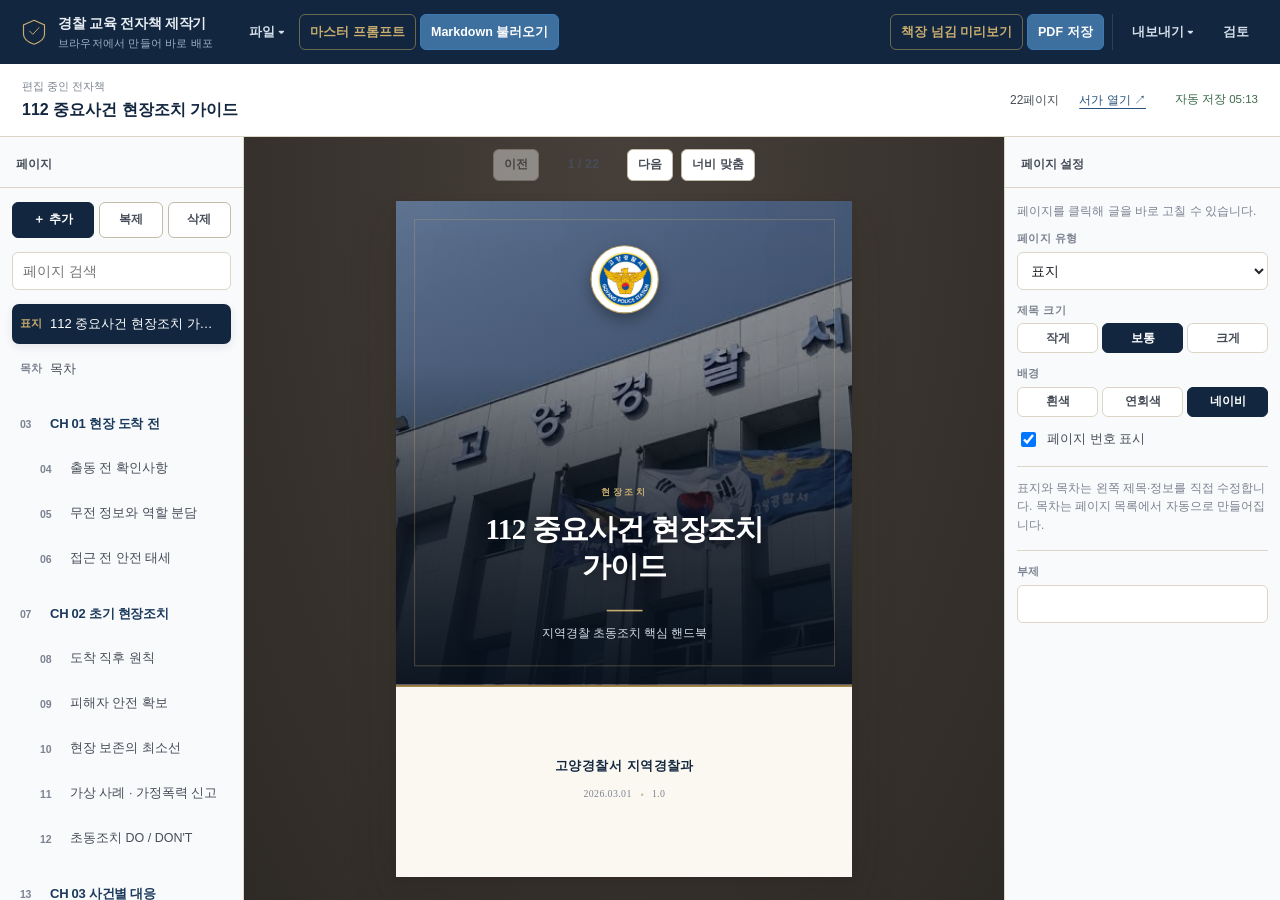
<file: index.html>
<!DOCTYPE html>
<html lang="ko">
<head>
  <meta charset="UTF-8">
  <meta name="viewport" content="width=device-width, initial-scale=1.0">
  <meta name="color-scheme" content="light">
  <title>경찰 교육 전자책 제작기</title>
  <link rel="stylesheet" href="css/tokens.css">
  <link rel="stylesheet" href="css/layout.css">
  <link rel="stylesheet" href="css/pages.css">
  <link rel="stylesheet" href="css/print.css">
</head>
<body>
  <div id="app">
    <header class="toolbar">
      <div class="brand">
        <svg class="brand-mark" viewBox="0 0 48 48" aria-hidden="true">
          <path fill="none" stroke="currentColor" stroke-width="2"
            d="M24 4 L42 12 V28 C42 36 33 42 24 45 C15 42 6 36 6 28 V12 Z"/>
          <path fill="none" stroke="currentColor" stroke-width="1.6"
            d="M16 22 L22 28 L33 16"/>
        </svg>
        <div class="brand-text">
          <strong>경찰 교육 전자책 제작기</strong>
          <span>브라우저에서 만들어 바로 배포</span>
        </div>
      </div>

      <div class="toolbar-group hide-in-preview">
        <div class="dd" id="dd-project">
          <button type="button" class="btn btn-ghost" data-dd="dd-project">파일 ▾</button>
          <div class="dd-menu">
            <button type="button" id="btn-new">새 전자책</button>
            <button type="button" id="btn-json-in">JSON 불러오기</button>
            <button type="button" id="btn-sample">샘플 전자책</button>
            <div class="sep"></div>
            <button type="button" class="btn-danger" id="btn-reset">초기화</button>
          </div>
        </div>
        <button type="button" class="btn btn-gold" id="btn-prompt">마스터 프롬프트</button>
        <button type="button" class="btn btn-primary" id="btn-md">Markdown 불러오기</button>
      </div>

      <div class="toolbar-spacer"></div>

      <div class="toolbar-group">
        <button type="button" class="btn btn-gold hide-in-preview" id="btn-preview">책장 넘김 미리보기</button>
        <button type="button" class="btn btn-gold preview-exit" id="btn-preview-exit">편집으로 돌아가기</button>
        <button type="button" class="btn btn-primary hide-in-preview" id="btn-pdf">PDF 저장</button>
      </div>

      <div class="toolbar-group hide-in-preview">
        <div class="dd" id="dd-export">
          <button type="button" class="btn btn-ghost" data-dd="dd-export">내보내기 ▾</button>
          <div class="dd-menu">
            <button type="button" id="btn-html">HTML 저장</button>
            <button type="button" id="btn-md-out">Markdown 내보내기</button>
            <div class="sep"></div>
            <button type="button" id="btn-json-out">JSON 백업</button>
          </div>
        </div>
      </div>

      <button type="button" class="btn btn-ghost hide-in-preview" id="btn-review">
        검토 <span class="count-badge" id="review-badge" hidden>0</span>
      </button>
    </header>

    <div class="document-bar hide-in-preview">
      <div class="document-info"><span class="document-label">편집 중인 전자책</span><strong id="document-title">전자책</strong></div>
      <span class="document-count" id="document-count"></span>
      <a href="books/" target="_blank" rel="noopener" class="sample-link">서가 열기 ↗</a>
      <span class="save-status" id="save-status" role="status">저장 대기</span>
    </div>
    <nav class="mobile-panels hide-in-preview" aria-label="편집 화면 선택">
      <button type="button" data-panel="nav" aria-controls="nav-pane" aria-pressed="false">페이지 목록</button>
      <button type="button" data-panel="preview" aria-controls="preview-pane" aria-pressed="true">본문 편집</button>
      <button type="button" data-panel="inspector" aria-controls="inspector-pane" aria-pressed="false">페이지 설정</button>
    </nav>
    <div class="workspace">
      <aside class="nav-pane pane hide-in-preview" id="nav-pane" aria-label="페이지 목록">
        <div class="pane-head">
          <h2>페이지</h2>
        </div>
        <div class="pane-body">
          <div class="page-actions">
            <button type="button" id="btn-add-page">＋ 추가</button>
            <button type="button" id="btn-dup-page">복제</button>
            <button type="button" id="btn-del-page">삭제</button>
          </div>
          <input type="search" class="nav-search" id="nav-search" aria-label="페이지 검색" placeholder="페이지 검색" autocomplete="off">
          <div class="nav-tree" id="nav-tree"></div>
          <p class="nav-hint">주황·빨간 점은 글이 길거나 빠진 칸이 있는 페이지입니다. 마스터 프롬프트로 만든 Markdown을 불러오면 전자책 양식에 맞춰 변환됩니다.</p>
        </div>
      </aside>

      <main class="preview-pane" id="preview-pane">
        <div class="preview-bar">
          <button type="button" id="btn-prev">이전</button>
          <span class="pg" id="page-indicator" aria-live="polite">1 / 1</span>
          <button type="button" id="btn-next">다음</button>
          <button type="button" id="btn-fit" aria-pressed="false">너비 맞춤</button>
        </div>
        <button type="button" class="issue-bar" id="issue-bar" hidden></button>
        <div class="page-stage" id="page-stage">
          <div class="page-scale-wrap" id="page-scale-wrap">
            <div id="page-mount"></div>
          </div>
        </div>
        <div class="reader-preview" id="reader-preview" hidden>
          <iframe id="reader-frame" title="모바일 전자책 미리보기" sandbox="allow-scripts"></iframe>
        </div>
        <div class="drop-overlay">Markdown 파일을 놓으면 전자책으로 변환합니다</div>
      </main>

      <aside class="inspector-pane pane hide-in-preview" id="inspector-pane" aria-label="페이지 설정">
        <div class="pane-head">
          <h2>페이지 설정</h2>
        </div>
        <div class="pane-body" id="inspector"></div>
      </aside>
    </div>
  </div>

  <div id="print-root" aria-hidden="true"></div>
  <div id="toast" role="status"></div>
  <div id="modal-root"></div>

  <input type="file" id="file-md" class="hidden-file" accept=".md,.markdown,.txt,text/markdown,text/plain">
  <input type="file" id="file-json" class="hidden-file" accept=".json,application/json">
  <input type="file" id="file-img" class="hidden-file" accept="image/*">

  <script src="js/util.js"></script>
  <script src="js/cover-emblem.js"></script>
  <script src="js/model.js"></script>
  <script src="js/markdown.js"></script>
  <script src="js/lint.js"></script>
  <script src="js/master-prompt.js"></script>
  <script src="js/sample.js"></script>
  <script src="js/store.js"></script>
  <script src="js/render.js"></script>
  <script src="js/ebook-css.js"></script>
  <script src="js/export.js"></script>
  <script src="js/editor.js"></script>
  <script src="js/app.js"></script>
</body>
</html>
</file>
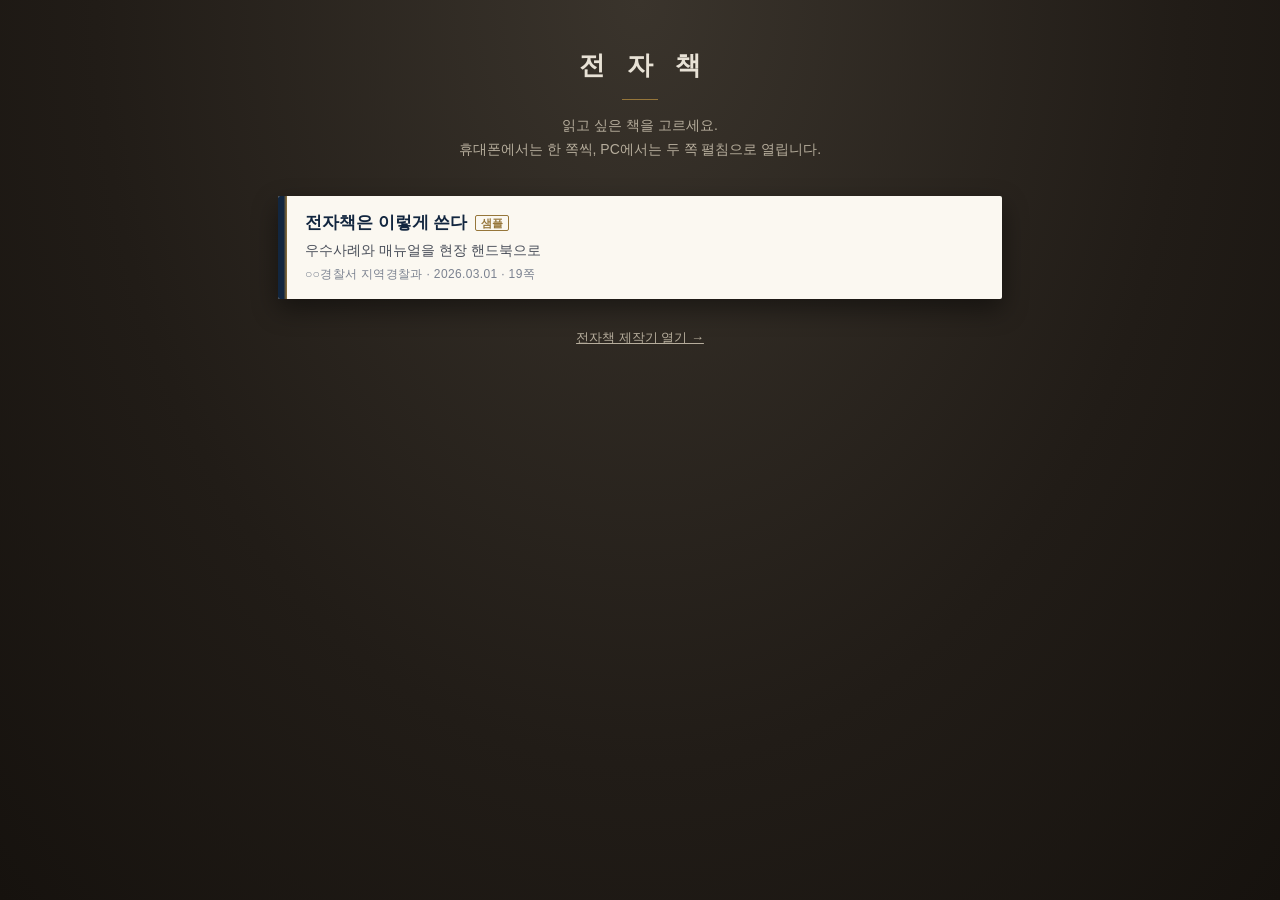
<file: books/index.html>
<!DOCTYPE html>
<html lang="ko"><head><meta charset="UTF-8"><meta name="viewport" content="width=device-width, initial-scale=1, viewport-fit=cover"><meta name="theme-color" content="#17130f"><title>전자책 서가</title><style>:root{--paper:#fbf8f1;--ink:#23252b;--muted:#7b8290;--gold:#96763a;--navy:#12263f;}*{box-sizing:border-box}body{margin:0;color:#e8e2d6;font-family:'Pretendard','Malgun Gothic','Apple SD Gothic Neo',sans-serif;background:#16120e radial-gradient(ellipse at 50% 0%,#3a342c 0%,#211c17 60%,#16120e 100%);min-height:100vh;}.wrap{max-width:760px;margin:0 auto;padding:48px 18px 64px;}h1{font-family:'Nanum Myeongjo','Batang',serif;font-size:26px;letter-spacing:.3em;text-indent:.3em;text-align:center;margin:0;font-weight:600;}h1::after{content:'';display:block;width:36px;height:1px;background:var(--gold);margin:16px auto 0;}.lead{text-align:center;color:#b6ad9c;font-size:14px;margin:14px 0 34px;line-height:1.7;}.card{display:flex;margin:0 0 12px;background:var(--paper);color:var(--ink);text-decoration:none;border-radius:2px;overflow:hidden;box-shadow:0 10px 26px rgba(0,0,0,.45);transition:transform .15s;}.card:hover{transform:translateY(-2px);}.spine{width:9px;flex:0 0 9px;background:linear-gradient(90deg,var(--navy) 62%,var(--gold));}.body{padding:16px 18px;display:flex;flex-direction:column;gap:5px;min-width:0;}.t{font-size:17px;font-weight:700;color:var(--navy);line-height:1.35;}.tag{margin-left:8px;font-size:11px;font-weight:700;color:var(--gold);border:1px solid var(--gold);border-radius:2px;padding:1px 5px;vertical-align:middle;}.s{font-size:14px;color:#4a4f5a;line-height:1.5;}.m{font-size:12px;color:var(--muted);letter-spacing:.03em;}.empty{background:rgba(255,255,255,.06);border:1px dashed rgba(255,255,255,.2);padding:22px;border-radius:4px;line-height:1.8;font-size:14px;}.empty code{background:rgba(0,0,0,.3);padding:2px 6px;border-radius:3px;}.back{display:block;text-align:center;margin-top:30px;color:#b6ad9c;font-size:13px;}</style></head><body><div class="wrap"><h1>전 자 책</h1><p class="lead">읽고 싶은 책을 고르세요.<br>휴대폰에서는 한 쪽씩, PC에서는 두 쪽 펼침으로 열립니다.</p><a class="card" href="../book.html"><span class="spine" aria-hidden="true"></span><span class="body"><strong class="t">전자책은 이렇게 쓴다<span class="tag">샘플</span></strong><span class="s">우수사례와 매뉴얼을 현장 핸드북으로</span><span class="m">○○경찰서 지역경찰과 · 2026.03.01 · 19쪽</span></span></a><a class="back" href="../">전자책 제작기 열기 →</a></div></body></html>
</file>
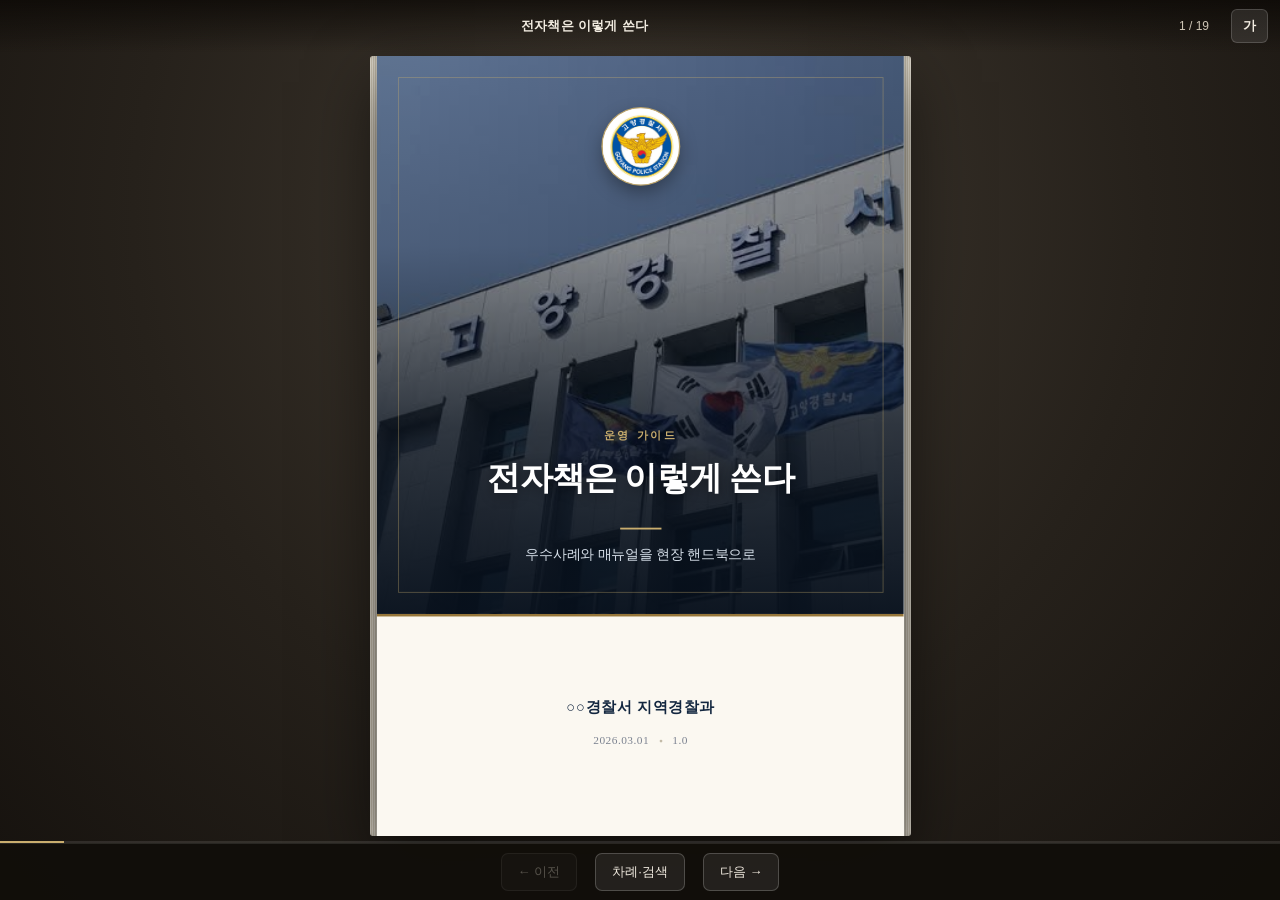
<file: book.html>
<!DOCTYPE html>
<html lang="ko"><head><meta charset="UTF-8"><meta name="viewport" content="width=device-width, initial-scale=1, viewport-fit=cover"><meta name="theme-color" content="#17130f"><meta name="apple-mobile-web-app-capable" content="yes"><title>전자책은 이렇게 쓴다</title><style>/* 경찰 교육 전자책 — 디자인 토큰
   외부 폰트/CDN 없이 시스템 한글 폰트 fallback
   본문은 명조(바탕) 계열, 제목·라벨은 고딕 계열이다. */
:root {
  /* 잉크 — 순검정 대신 따뜻한 먹색 */
  --ink: #23252b;
  --ink-2: #474d58;
  --muted: #7b8290;
  --line: #ddd6c7;
  --line-soft: #e9e3d6;
  --line-strong: #c3bba8;

  /* 종이 — 미색 */
  --paper: #fbf8f1;
  --paper-2: #f5f1e6;
  --paper-edge: #efe9db;

  /* 표제 색 */
  --navy-950: #071221;
  --navy-900: #12263f;
  --navy-800: #1b3a5c;
  --navy-700: #27537f;
  --navy-600: #34689a;
  --blue-500: #3d6f9f;
  --blue-400: #5e8cb6;
  --blue-100: #e6eef5;
  --gold: #96763a;
  --gold-soft: #c9ad6e;

  /* 편집기 크롬 */
  --canvas: #2e2a26;
  --sidebar: #f5f3ee;
  --chrome: #12263f;

  /* 본문 장치 — 종이 위에 얹은 느낌으로 채도를 낮춘다 */
  --point-bg: #eef1ea;
  --point-fg: #12263f;
  --tip-bg: #eef3ec;
  --tip-fg: #3c6a4a;
  --tip-line: #7fa389;
  --warn-bg: #f8efe6;
  --warn-fg: #9a5a22;
  --warn-line: #c99a68;
  --law-bg: #f4efe2;
  --law-fg: #6b5526;
  --law-line: #b8a06a;
  --example-bg: #f1eef3;
  --example-fg: #5c4a76;
  --do-bg: #eef3ec;
  --do-fg: #3c6a4a;
  --dont-bg: #f7ecea;
  --dont-fg: #93443a;
  --summary-bg: #12263f;

  --danger: #a4382c;
  --ok: #3c6a4a;

  --font: "Pretendard", "Pretendard Variable", "Noto Sans KR",
    "Malgun Gothic", "Apple SD Gothic Neo", "Segoe UI", sans-serif;
  --font-serif: "Noto Serif KR", "Nanum Myeongjo", "나눔명조", "함초롬바탕",
    "Batang", "바탕", "AppleMyungjo", "Times New Roman", serif;
  --font-mono: "Cascadia Code", "D2Coding", "Consolas", monospace;

  /* 독자가 조절하는 배율 — 리더에서 --fs-scale 만 바꾸면 책 전체가 따라 커진다 */
  --fs-scale: 1;
  --fs-body: calc(15.5px * var(--fs-scale));

  --lh-tight: 1.25;
  --lh-body: 1.78;
  --radius: 2px;
  --shadow-page: 0 16px 42px rgba(35, 30, 22, 0.22), 0 2px 6px rgba(35, 30, 22, 0.1);

  /* 신국판 152 × 225mm */
  --page-w: 152mm;
  --page-h: 225mm;
  --page-pad-x: 15mm;
  --page-pad-y: 13mm;
  --page-pad-bottom: 8mm;

  --toolbar-h: 56px;
  --nav-w: 268px;
  --ins-w: 292px;
}


/* 전자책 페이지 템플릿 — 화면·인쇄 공통
   판형은 신국판(152×225mm). 글자 크기는 .ebook-page 의 font-size 를 기준으로
   모두 em 으로 잡아, --fs-scale 하나만 바꾸면 책 전체가 같은 비율로 커진다. */

.ebook-page {
  width: var(--page-w);
  height: var(--page-h);
  background: var(--paper);
  color: var(--ink);
  box-shadow: var(--shadow-page);
  position: relative;
  overflow: hidden;
  display: flex;
  flex-direction: column;
  font-family: var(--font-serif);
  font-size: var(--fs-body);
  line-height: var(--lh-body);
  word-break: keep-all;
  overflow-wrap: break-word;
}

.page-inner {
  flex: 1 1 0;
  padding: var(--page-pad-y) var(--page-pad-x) 4mm;
  display: flex;
  flex-direction: column;
  min-height: 0;
  overflow: hidden;
}

/* ——— 페이지 머리: 장 제목(러닝헤드) + 제목 ——— */
.page-head {
  flex: 0 0 auto;
  padding-bottom: 3.5mm;
  margin-bottom: 6mm;
  border-bottom: 1px solid var(--line);
}

.page-head .point-bar {
  margin: 5mm 0 0;
}

.page-body {
  flex: 1 1 auto;
  display: flex;
  flex-direction: column;
  gap: 4.5mm;
  min-height: min-content;
  justify-content: flex-start;
}

.page-body:has(.flow),
.page-body:has(.dodont),
.page-body:has(.law-card),
.page-body:has(.check-group) {
  justify-content: stretch;
  gap: 3.5mm;
}

.page-body .blk:has(.flow),
.page-body .blk:has(.dodont),
.page-body .blk:has(.law-card),
.page-body .blk:has(.check-group) {
  flex: 1 0 auto;
  display: flex;
  flex-direction: column;
  min-height: min-content;
}

.page-end {
  flex: 0 0 auto;
  margin-top: 5mm;
  position: relative;
  z-index: 2;
}

/* ——— 쪽번호(folio) ——— */
.page-footer {
  display: flex;
  align-items: center;
  justify-content: center;
  padding: 0 var(--page-pad-x) var(--page-pad-bottom);
  flex: 0 0 auto;
}

.page-footer .folio {
  font-family: var(--font-serif);
  font-size: 0.78em;
  letter-spacing: 0.18em;
  color: var(--muted);
  font-variant-numeric: tabular-nums;
}

.page-footer .folio::before,
.page-footer .folio::after {
  content: "·";
  color: var(--line-strong);
  margin: 0 0.7em;
}

.ebook-page.is-navy {
  background: var(--navy-900);
  color: #edf1f6;
}

.ebook-page.is-navy .page-footer .folio {
  color: rgba(201, 173, 110, 0.75);
}

.ebook-page.is-navy .page-footer .folio::before,
.ebook-page.is-navy .page-footer .folio::after {
  color: rgba(201, 173, 110, 0.4);
}

.ebook-page.is-mist {
  background: var(--paper-2);
}

.ebook-page.is-cover {
  background: var(--paper);
}

/* ——— 공통 타이포 ——— */
.kicker {
  font-family: var(--font);
  font-size: 0.72em;
  font-weight: 700;
  letter-spacing: 0.14em;
  color: var(--gold);
  margin-bottom: 0.6em;
}

.pg-title {
  margin: 0;
  font-family: var(--font);
  font-size: 1.72em;
  font-weight: 700;
  letter-spacing: -0.02em;
  line-height: var(--lh-tight);
  color: var(--navy-900);
}

.pg-title.size-sm { font-size: 1.45em; }
.pg-title.size-lg { font-size: 2.05em; }

.pg-sub {
  margin: 0.5em 0 0;
  font-size: 0.95em;
  color: var(--ink-2);
  line-height: 1.6;
}

.blk + .blk {
  margin-top: 0;
}

.blk.learn-box {
  margin-top: auto;
}

.h-block {
  margin: 0;
  font-family: var(--font);
  font-size: 1.14em;
  font-weight: 700;
  letter-spacing: -0.01em;
  color: var(--navy-800);
  line-height: 1.45;
}

.h-block::after {
  content: "";
  display: block;
  width: 2.2em;
  height: 2px;
  background: var(--gold);
  margin-top: 0.45em;
  opacity: 0.65;
}

.h-block.lv3 {
  font-size: 1em;
  font-weight: 600;
  color: var(--ink-2);
}

.h-block.lv3::after {
  display: none;
}

.p-block {
  margin: 0;
  font-size: 1em;
  line-height: var(--lh-body);
  color: var(--ink);
  text-align: justify;
  text-justify: inter-character;
}

.bullets {
  margin: 0;
  padding-left: 1.1em;
  list-style: none;
}

.bullets li {
  font-size: 1em;
  line-height: 1.72;
  margin: 0.45em 0;
  position: relative;
}

.bullets li::before {
  content: "";
  position: absolute;
  left: -0.95em;
  top: 0.78em;
  width: 4px;
  height: 4px;
  border-radius: 50%;
  background: var(--gold);
}

/* ——— 표지 ——— */
.cover-top {
  background: var(--navy-900);
  color: #fff;
  padding: 13mm 15mm 14mm;
  position: relative;
  overflow: hidden;
  flex: 1.6 1 0;
  min-height: 0;
  display: flex;
  flex-direction: column;
}

.cover-photo {
  position: absolute;
  inset: 0;
  width: 100%;
  height: 100%;
  object-fit: cover;
  object-position: center 38%;
  z-index: 0;
  filter: saturate(0.72) contrast(1.02);
}

.cover-top::before {
  content: "";
  position: absolute;
  inset: 0;
  z-index: 1;
  background:
    linear-gradient(
      to top,
      rgba(7, 16, 28, 0.96) 0%,
      rgba(7, 16, 28, 0.78) 34%,
      rgba(7, 16, 28, 0.42) 66%,
      rgba(7, 16, 28, 0.3) 100%
    );
  pointer-events: none;
}

/* 표지 안쪽 금박 테두리 */
.cover-top::after {
  content: "";
  position: absolute;
  inset: 6mm;
  z-index: 1;
  border: 1px solid rgba(201, 173, 110, 0.38);
  pointer-events: none;
}

.cover-emblem {
  width: 22mm;
  height: 22mm;
  object-fit: contain;
  border-radius: 50%;
  background: #fff;
  margin: 2mm auto 0;
  z-index: 2;
  box-shadow:
    0 0 0 1.5px rgba(201, 173, 110, 0.9),
    0 8px 20px rgba(0, 0, 0, 0.35);
}

.cover-mark {
  width: 20mm;
  height: 20mm;
  color: var(--gold-soft);
  margin: 2mm auto 0;
  z-index: 2;
}

.cover-kicker {
  z-index: 2;
  margin: auto auto 1.1em;
  font-family: var(--font);
  font-size: 0.76em;
  letter-spacing: 0.24em;
  color: var(--gold-soft);
  font-weight: 600;
  text-align: center;
}

.cover-kicker:empty {
  display: none;
}

/* 편집기에서는 비어 있어도 눌러서 쓸 수 있게 남긴다 */
.cover-kicker[contenteditable]:empty {
  display: block;
}

.cover-kicker[contenteditable]:empty::before {
  content: "분류 (선택)";
  color: rgba(201, 173, 110, 0.5);
}

.cover-kicker:not(:has(+ .cover-title)) {
  margin-bottom: 0;
}

.cover-title {
  z-index: 2;
  margin: 0;
  font-family: var(--font-serif);
  font-size: 2.35em;
  font-weight: 700;
  letter-spacing: -0.02em;
  line-height: 1.3;
  text-align: center;
  text-shadow: 0 2px 14px rgba(0, 0, 0, 0.45);
}

.cover-title::after {
  content: "";
  display: block;
  width: 12mm;
  height: 2px;
  background: var(--gold-soft);
  margin: 0.8em auto 0;
}

.cover-sub {
  z-index: 2;
  margin: 1em auto 0;
  font-size: 0.97em;
  color: #d6dfe9;
  text-align: center;
  line-height: 1.6;
  max-width: 90%;
}

.cover-rule {
  height: 3px;
  background: var(--gold);
  border: 0;
  margin: 0;
}

.cover-bottom {
  flex: 0.52 1 0;
  padding: 9mm 15mm 11mm;
  display: flex;
  flex-direction: column;
  align-items: center;
  justify-content: center;
  gap: 0.7em;
  background: var(--paper);
  color: var(--ink);
  text-align: center;
}

.cover-org {
  font-family: var(--font);
  font-size: 1.02em;
  font-weight: 700;
  letter-spacing: 0.06em;
  color: var(--navy-900);
}

.cover-org[contenteditable]:empty::before {
  content: "발행 부서";
  color: var(--line-strong);
}

.cover-imprint {
  display: flex;
  align-items: center;
  gap: 0.9em;
  font-size: 0.8em;
  color: var(--muted);
  letter-spacing: 0.04em;
}

.cover-imprint .dot {
  width: 3px;
  height: 3px;
  border-radius: 50%;
  background: var(--line-strong);
}

.cover-imprint .v[contenteditable]:empty::before {
  content: "—";
  color: var(--line-strong);
}

/* ——— 차례 ——— */
.toc-head {
  text-align: center;
  margin-bottom: 8mm;
  padding-bottom: 5mm;
  border-bottom: 1px solid var(--line);
}

.toc-head .pg-title {
  font-family: var(--font-serif);
  font-size: 1.85em;
  letter-spacing: 0.5em;
  text-indent: 0.5em;
  font-weight: 600;
}

.toc-head .kicker {
  margin: 0.7em 0 0;
  color: var(--muted);
  letter-spacing: 0.3em;
  font-size: 0.66em;
}

.toc-list {
  display: flex;
  flex-direction: column;
  gap: 0;
  flex: 1;
  justify-content: flex-start;
}

.toc-ch {
  display: flex;
  align-items: baseline;
  gap: 0.7em;
  margin-top: 1.1em;
  padding-bottom: 0.35em;
  font-family: var(--font);
  font-weight: 700;
  color: var(--navy-900);
  font-size: 1.02em;
}

.toc-ch:first-child {
  margin-top: 0;
}

.toc-ch .no {
  color: var(--gold);
  font-size: 0.76em;
  letter-spacing: 0.1em;
  white-space: nowrap;
}

.toc-row {
  display: flex;
  align-items: baseline;
  gap: 0.3em;
  padding: 0.42em 0 0.42em 1.2em;
  font-size: 0.94em;
  color: var(--ink-2);
}

.toc-row .dots {
  flex: 1;
  border-bottom: 1px dotted var(--line-strong);
  height: 0.62em;
  margin: 0 0.4em;
}

.toc-row .num {
  font-variant-numeric: tabular-nums;
  font-size: 0.88em;
  color: var(--muted);
  min-width: 1.6em;
  text-align: right;
}

/* ——— 장 표지 ——— */
.chapter-page .page-inner {
  padding-top: 30mm;
  align-items: center;
  text-align: center;
}

.ch-mark {
  display: flex;
  align-items: baseline;
  justify-content: center;
  gap: 0.45em;
  font-family: var(--font-serif);
  color: var(--gold-soft);
  margin-bottom: 7mm;
}

.ch-mark .k {
  font-size: 1.05em;
  letter-spacing: 0.1em;
}

.ch-no {
  font-size: 2.4em;
  font-weight: 600;
  line-height: 1;
  font-variant-numeric: tabular-nums;
  letter-spacing: 0.02em;
}

.ch-rule {
  width: 16mm;
  height: 1px;
  background: rgba(201, 173, 110, 0.55);
  margin: 0 0 7mm;
}

.ch-title {
  margin: 0;
  font-family: var(--font-serif);
  font-size: 2.05em;
  font-weight: 700;
  letter-spacing: -0.01em;
  line-height: 1.35;
  max-width: 95%;
}

.ch-sub {
  margin: 1em 0 0;
  color: #b9c7d6;
  font-size: 0.95em;
  line-height: 1.65;
  max-width: 85%;
}

.learn-box {
  margin-top: auto;
  padding-top: 8mm;
  width: 100%;
  text-align: left;
}

.learn-label {
  font-family: var(--font);
  font-size: 0.72em;
  font-weight: 700;
  letter-spacing: 0.14em;
  color: var(--gold-soft);
  margin-bottom: 0.9em;
  text-align: center;
}

.learn-items {
  display: flex;
  flex-direction: column;
  gap: 0.5em;
}

.learn-item {
  display: flex;
  gap: 0.8em;
  align-items: flex-start;
  border-top: 1px solid rgba(255, 255, 255, 0.14);
  padding: 0.6em 0.2em;
}

.learn-item:last-child {
  border-bottom: 1px solid rgba(255, 255, 255, 0.14);
}

.learn-item .n {
  font-family: var(--font);
  font-weight: 700;
  color: var(--gold-soft);
  font-variant-numeric: tabular-nums;
  min-width: 1.6em;
  font-size: 0.82em;
  padding-top: 0.18em;
}

.learn-item .t {
  font-size: 0.95em;
  line-height: 1.55;
}

/* ——— POINT — 본문 위의 인용 띠 ——— */
.point-bar {
  display: block;
  background: transparent;
  border: 0;
  border-left: 3px solid var(--gold);
  padding-left: 1em;
}

.point-bar .tag {
  font-family: var(--font);
  font-size: 0.66em;
  font-weight: 700;
  letter-spacing: 0.2em;
  color: var(--gold);
  margin-bottom: 0.4em;
}

.point-bar .txt {
  font-size: 1.12em;
  font-weight: 600;
  line-height: 1.6;
  color: var(--navy-900);
  letter-spacing: -0.01em;
}

.is-navy .point-bar .txt {
  color: #eef3f8;
}

/* ——— 상자(TIP·주의·사례) — 종이에 얹은 옅은 면 ——— */
.callout {
  display: block;
  border: 1px solid var(--line);
  border-left: 3px solid var(--line-strong);
  background: #fff;
  padding: 0.85em 1.05em;
}

.callout .side {
  font-family: var(--font);
  font-size: 0.68em;
  font-weight: 700;
  letter-spacing: 0.16em;
  margin-bottom: 0.5em;
  color: var(--ink-2);
}

.callout .body {
  font-size: 0.95em;
  line-height: 1.68;
  color: var(--ink);
}

.callout.is-tip { background: var(--tip-bg); border-color: #dde7dd; border-left-color: var(--tip-fg); }
.callout.is-tip .side { color: var(--tip-fg); }

.callout.is-warning { background: var(--warn-bg); border-color: #ecdcc8; border-left-color: var(--warn-fg); }
.callout.is-warning .side { color: var(--warn-fg); }

.callout.is-law { background: var(--law-bg); border-color: #e4d9bf; border-left-color: var(--law-fg); }
.callout.is-law .side { color: var(--law-fg); }

.callout.is-example { background: var(--example-bg); border-color: #ddd5e4; border-left-color: var(--example-fg); }
.callout.is-example .side { color: var(--example-fg); }

.callout.is-summary { background: var(--paper-2); border-color: var(--line); border-left-color: var(--navy-900); }
.callout.is-summary .side { color: var(--navy-900); }

/* ——— 한줄 요약 ——— */
.summary-ribbon {
  display: block;
  background: var(--paper-2);
  border-top: 2px solid var(--navy-900);
  border-bottom: 1px solid var(--line);
  color: var(--ink);
  padding: 0.8em 0 0.9em;
  text-align: center;
}

.summary-ribbon .tag {
  font-family: var(--font);
  font-size: 0.66em;
  font-weight: 700;
  letter-spacing: 0.2em;
  color: var(--gold);
  margin-bottom: 0.45em;
}

.summary-ribbon .txt {
  font-size: 1.02em;
  font-weight: 600;
  line-height: 1.6;
  color: var(--navy-900);
}

/* ——— 순서(흐름) ——— */
.flow {
  display: flex;
  flex-direction: column;
  gap: 0;
  flex: 1 0 auto;
  justify-content: flex-start;
  min-height: min-content;
}

.flow-step {
  display: grid;
  grid-template-columns: 1.9em 1fr;
  gap: 0.9em;
  position: relative;
  flex: 1 0 auto;
  min-height: min-content;
  align-items: start;
}

.flow-rail {
  position: relative;
  display: flex;
  flex-direction: column;
  align-items: center;
}

.flow-dot {
  width: 1.75em;
  height: 1.75em;
  border-radius: 50%;
  border: 1px solid var(--navy-800);
  background: var(--paper);
  color: var(--navy-800);
  font-family: var(--font);
  font-size: 0.72em;
  font-weight: 700;
  display: flex;
  align-items: center;
  justify-content: center;
  z-index: 1;
  flex-shrink: 0;
  margin-top: 0.25em;
}

.flow-step:last-child .flow-dot {
  background: var(--navy-900);
  border-color: var(--navy-900);
  color: var(--gold-soft);
}

.flow-rail::after {
  content: "";
  position: absolute;
  top: 1.6em;
  bottom: 0;
  width: 1px;
  background: var(--line-strong);
}

.flow-step:last-child .flow-rail::after {
  display: none;
}

.flow-card {
  padding: 0 0 0.9em;
  margin-bottom: 0;
  flex: 0 0 auto;
  display: flex;
  flex-direction: column;
  justify-content: flex-start;
  min-height: min-content;
  overflow: hidden;
}

.flow-card .lab {
  font-family: var(--font);
  font-size: 0.8em;
  font-weight: 700;
  color: var(--navy-800);
  margin-bottom: 0.25em;
}

.flow-step:last-child .flow-card .lab {
  color: var(--gold);
}

.flow-card .txt {
  font-size: 0.93em;
  line-height: 1.62;
  color: var(--ink-2);
  overflow-wrap: anywhere;
}

/* ——— 해야 할 것 / 하면 안 되는 것 ——— */
.dodont {
  display: grid;
  grid-template-columns: 1fr 1fr;
  gap: 0.8em;
  flex: 1 0 auto;
  min-height: min-content;
}

.col-do,
.col-dont {
  border: 1px solid var(--line);
  display: flex;
  flex-direction: column;
  min-height: min-content;
}

.col-do { background: var(--do-bg); }
.col-dont { background: var(--dont-bg); }

.col-head {
  padding: 0.55em 0.8em;
  font-family: var(--font);
  font-size: 0.78em;
  font-weight: 700;
  letter-spacing: 0.06em;
  color: #fff;
}

.col-do .col-head { background: var(--do-fg); }
.col-dont .col-head { background: var(--dont-fg); }

.col-body {
  padding: 0.7em 0.85em 0.9em;
  flex: 1;
}

.col-body li {
  font-size: 0.92em;
  line-height: 1.6;
  margin: 0.45em 0;
}

.col-body ul {
  margin: 0;
  padding-left: 1.05em;
}

/* ——— 점검표 ——— */
.check-group {
  margin-bottom: 0;
  border: 1px solid var(--line);
  flex: 1 0 auto;
  display: flex;
  flex-direction: column;
  min-height: min-content;
  background: #fff;
}

.page-body .blk {
  display: flex;
  flex-direction: column;
  min-height: min-content;
}

.check-group h3 {
  margin: 0;
  padding: 0.5em 0.85em;
  background: var(--navy-900);
  color: #fff;
  font-family: var(--font);
  font-size: 0.8em;
  font-weight: 600;
  letter-spacing: 0.04em;
}

.check-group ul {
  list-style: none;
  margin: 0;
  padding: 0.3em 0.8em 0.6em;
  flex: 1;
  display: flex;
  flex-direction: column;
  justify-content: space-evenly;
}

.check-group li {
  display: flex;
  gap: 0.6em;
  align-items: flex-start;
  padding: 0.42em 0.2em;
  border-bottom: 1px solid var(--line-soft);
  font-size: 0.93em;
  line-height: 1.5;
}

.check-group li:last-child {
  border-bottom: 0;
}

.box {
  width: 0.9em;
  height: 0.9em;
  border: 1px solid var(--navy-700);
  border-radius: 1px;
  flex-shrink: 0;
  margin-top: 0.35em;
  background: #fff;
}

.check-group li.is-checked .box {
  background: var(--navy-900);
  box-shadow: inset 0 0 0 2px #fff;
}

/* ——— 법령 ——— */
.law-card {
  border: 1px solid var(--law-line);
  border-width: 2px 0 1px;
  background: transparent;
  padding: 0.8em 0 0.9em;
  flex: 1 0 auto;
  display: flex;
  flex-direction: column;
  min-height: min-content;
}

.law-name {
  font-family: var(--font);
  font-size: 0.95em;
  font-weight: 700;
  color: var(--law-fg);
  margin-bottom: 0.7em;
}

.law-grid {
  display: grid;
  gap: 0.55em;
  flex: 1;
}

.law-cell {
  background: var(--law-bg);
  border: 0;
  border-left: 2px solid rgba(184, 160, 106, 0.6);
  padding: 0.5em 0.75em;
}

.law-cell .lab {
  font-family: var(--font);
  font-size: 0.72em;
  font-weight: 700;
  letter-spacing: 0.06em;
  color: var(--law-fg);
  margin-bottom: 0.25em;
}

.law-cell .txt {
  font-size: 0.92em;
  line-height: 1.6;
}

.law-original {
  margin-top: 0.6em;
  border: 1px dashed var(--line-strong);
  background: #fff;
}

.law-original summary {
  cursor: pointer;
  padding: 0.5em 0.7em;
  font-family: var(--font);
  font-size: 0.78em;
  font-weight: 600;
  color: var(--law-fg);
  list-style: none;
}

.law-original summary::-webkit-details-marker {
  display: none;
}

.law-original .orig {
  padding: 0 0.7em 0.7em;
  font-size: 0.84em;
  line-height: 1.7;
  color: var(--ink-2);
  white-space: pre-wrap;
}

/* ——— 기억할 것 ——— */
.remember-head {
  text-align: center;
  padding-bottom: 4mm;
  margin-bottom: 6mm;
  border-bottom: 1px solid var(--line);
}

.remember-head .kicker {
  color: var(--gold);
  letter-spacing: 0.28em;
}

.remember-head .pg-title {
  font-family: var(--font-serif);
}

.remember-list {
  display: flex;
  flex-direction: column;
  gap: 0;
  flex: 1;
  justify-content: flex-start;
}

.remember-item {
  display: grid;
  grid-template-columns: 2.4em 1fr;
  gap: 0.4em;
  align-items: start;
  border-bottom: 1px solid var(--line-soft);
  padding: 0.75em 0;
}

.remember-item:first-child {
  border-top: 1px solid var(--line-soft);
}

.remember-item .n {
  font-family: var(--font-serif);
  color: var(--gold);
  font-size: 1.05em;
  font-variant-numeric: tabular-nums;
  padding-top: 0.05em;
}

.remember-item .t {
  font-size: 1em;
  line-height: 1.65;
  color: var(--ink);
}

/* ——— 그림 ——— */
.img-block {
  display: flex;
  flex-direction: column;
  gap: 0.5em;
  flex: 1;
}

.img-block img {
  max-width: 100%;
  max-height: 100%;
  object-fit: contain;
  background: var(--paper-2);
  border: 1px solid var(--line);
}

.img-block .cap {
  font-size: 0.8em;
  color: var(--muted);
  text-align: center;
}

.img-ph {
  height: 40mm;
  border: 1px dashed var(--line-strong);
  display: flex;
  align-items: center;
  justify-content: center;
  color: var(--muted);
  font-size: 0.85em;
  background: var(--paper-2);
}

/* ——— 인용 ——— */
.quote-block {
  margin: 0;
  padding: 0.3em 1.4em;
  border: 0;
  background: transparent;
  font-size: 1.02em;
  line-height: 1.7;
  color: var(--navy-800);
  font-style: italic;
  text-align: center;
  position: relative;
}

.quote-block::before {
  content: "“";
  display: block;
  font-size: 1.8em;
  line-height: 0.6;
  color: var(--gold-soft);
  margin-bottom: 0.18em;
}

.content-stack {
  display: flex;
  flex-direction: column;
  flex: 1;
  min-height: 0;
}

.edit-list {
  margin: 0;
  padding-left: 1.1em;
}

.col-body .edit-list {
  list-style: disc;
}

.edit-list > li {
  position: relative;
}

.page-type-chip {
  position: absolute;
  top: 6px;
  right: 10px;
  font-family: var(--font);
  font-size: 10px;
  font-weight: 700;
  letter-spacing: 0.08em;
  color: var(--line-strong);
  pointer-events: none;
}

body.is-preview .page-type-chip,
body.is-preview .blk-tools {
  display: none !important;
}

.p-block,
.point-bar .txt,
.callout .body,
.summary-ribbon .txt,
.h-block,
.flow-card .txt {
  white-space: pre-wrap;
}


/* PDF / 인쇄: 크롬 숨기고 책 판형(신국판) 한 쪽씩 분리 */

@page {
  size: 152mm 225mm;
  margin: 0;
}

@media print {
  html,
  body {
    background: #fff !important;
    height: auto !important;
    overflow: visible !important;
    margin: 0 !important;
    padding: 0 !important;
  }

  #app {
    display: none !important;
  }

  #print-root {
    display: block !important;
    position: static !important;
    width: auto !important;
    height: auto !important;
  }

  #print-root .ebook-page {
    width: var(--page-w);
    height: var(--page-h);
    max-height: var(--page-h);
    box-shadow: none !important;
    margin: 0;
    page-break-after: always;
    break-after: page;
    page-break-inside: avoid;
    break-inside: avoid;
    overflow: hidden;
    -webkit-print-color-adjust: exact;
    print-color-adjust: exact;
  }

  #print-root .ebook-page:last-child {
    page-break-after: auto;
    break-after: auto;
  }

  .blk-tools,
  .page-type-chip,
  .toolbar,
  .nav-pane,
  .inspector-pane,
  .modal-backdrop,
  #toast,
  .drop-overlay {
    display: none !important;
  }

  [contenteditable="true"],
  [contenteditable="plaintext-only"] {
    box-shadow: none !important;
    background: transparent !important;
  }

  a {
    color: inherit;
    text-decoration: none;
  }
}

#print-root {
  display: none;
}
html,body.ebook{margin:0;height:100%;background:#17130f;color:#e8e2d6;font-family:var(--font);overflow:hidden;-webkit-text-size-adjust:100%;text-size-adjust:100%;touch-action:manipulation;}.desk{height:100dvh;display:flex;padding:52px 24px 60px;box-sizing:border-box;background:radial-gradient(ellipse at 50% 24%,#413a31 0%,#26211b 56%,#16120e 100%);}.stage{flex:1 1 auto;min-width:0;min-height:0;display:flex;align-items:center;justify-content:center;}.book{display:flex;align-items:stretch;max-width:100%;max-height:100%;}.book::before,.book::after{content:'';width:7px;flex:0 0 7px;align-self:stretch;background:repeating-linear-gradient(90deg,#efe9db 0 1px,#d8cfbc 1px 2px);}.book::before{border-radius:3px 0 0 3px;box-shadow:inset -3px 0 6px rgba(0,0,0,.22);}.book::after{border-radius:0 3px 3px 0;box-shadow:inset 3px 0 6px rgba(0,0,0,.22);}.leaf{background:var(--paper);position:relative;overflow:hidden;box-shadow:0 26px 64px rgba(0,0,0,.6);}.leaf-fit{overflow:hidden;transform-origin:top left;}.leaf-pages{position:relative;display:flex;align-items:stretch;width:max-content;transform-origin:top left;}.leaf-pages>.ebook-page{flex:0 0 auto;}.ebook-page{display:none;box-shadow:none;}.ebook-page.is-open{display:flex;overflow:auto;-webkit-overflow-scrolling:touch;}.ebook-page.is-open{scrollbar-width:thin;scrollbar-color:rgba(150,118,58,.45) transparent;}.ebook-page.is-open::-webkit-scrollbar{width:6px;}.ebook-page.is-open::-webkit-scrollbar-thumb{background:rgba(150,118,58,.4);border-radius:3px;}.desk{touch-action:pan-y pinch-zoom;}@media (hover:hover) and (pointer:fine){.desk{cursor:grab;}.desk.is-dragging{cursor:grabbing;}.desk :is(a,button,input,textarea,select,details){cursor:auto;}}.turn-layer{position:absolute;inset:0;z-index:10;perspective:1500px;perspective-origin:left center;pointer-events:none;user-select:none;-webkit-user-select:none;}.turn-base,.turn-sheet{position:absolute;inset:0;overflow:hidden;background:var(--paper);}.turn-base{z-index:0;}.turn-sheet{z-index:1;transform-origin:left center;backface-visibility:hidden;-webkit-backface-visibility:hidden;will-change:transform;box-shadow:12px 0 28px rgba(18,14,10,.24);}.turn-sheet::after{content:'';position:absolute;inset:0;pointer-events:none;background:linear-gradient(90deg,rgba(18,14,10,.3),transparent 18%,rgba(255,255,255,.2) 80%,rgba(18,14,10,.12));opacity:var(--turn-shade,0);}.turn-shadow{position:absolute;inset:0;background:linear-gradient(90deg,rgba(18,14,10,.6),rgba(18,14,10,.12));opacity:0;}.turn-layer .ebook-page{width:100%;height:100%;max-height:100%;margin:0;animation:none!important;scrollbar-width:none;}.turn-layer .ebook-page::-webkit-scrollbar{display:none;}@media (prefers-reduced-motion:reduce){body:not(.motion-enabled) .turn-layer{display:none;}.progress i{transition:none;}}body.is-spread .ebook-page.is-left{box-shadow:inset -16px 0 26px -16px rgba(58,44,22,.5);}body.is-spread .ebook-page.is-right{box-shadow:inset 16px 0 26px -16px rgba(58,44,22,.5);}body.ebook .page-inner{overflow:visible;flex:1 0 auto;min-height:min-content;height:auto;}body.ebook .page-body,body.ebook .page-body .blk,body.ebook .flow,body.ebook .flow-step,body.ebook .flow-card,body.ebook .dodont,body.ebook .law-card,body.ebook .check-group{flex:0 0 auto;min-height:min-content;height:auto;overflow:visible;}body.ebook .flow{gap:0;justify-content:flex-start;}body.ebook .flow-card{overflow:hidden;}body.ebook .page-end{margin-top:12px;}.hud{position:fixed;left:0;right:0;top:0;z-index:20;display:flex;align-items:center;gap:6px;padding:9px 12px;padding-top:max(9px,env(safe-area-inset-top));background:linear-gradient(to bottom,rgba(10,7,4,.72),rgba(10,7,4,0));transition:opacity .25s;}.hud button{height:34px;min-width:34px;padding:0 11px;border:1px solid rgba(255,255,255,.16);border-radius:6px;background:rgba(255,255,255,.1);color:#f2ece1;font-family:var(--font);font-weight:600;font-size:13px;cursor:pointer;}.hud button:hover{background:rgba(255,255,255,.18);}.hud-title{flex:1;min-width:0;font-size:13px;font-weight:600;letter-spacing:.02em;white-space:nowrap;overflow:hidden;text-overflow:ellipsis;color:#f2ece1;text-align:center;padding:0 4px;}body.hud-off .hud{background:transparent;}body.hud-off .hud-title{opacity:0;}.toc{display:none;position:fixed;inset:0;z-index:30;background:rgba(12,9,6,.6);}body.toc-open .toc{display:block;}.toc nav{box-sizing:border-box;position:absolute;left:0;top:0;bottom:0;width:min(88vw,360px);background:var(--paper);color:var(--ink);overflow:auto;overscroll-behavior:contain;padding:16px 16px 32px;padding-top:max(16px,env(safe-area-inset-top));box-shadow:12px 0 40px rgba(0,0,0,.35);}.toc-tools{position:sticky;top:0;z-index:1;display:flex;gap:8px;padding:8px 0;background:var(--paper);}.toc-tools button{min-height:44px;flex:1;margin:0;border:1px solid var(--line);border-radius:7px;font:inherit;font-size:14px;cursor:pointer;}.toc h2{margin:14px 0 10px;font-family:var(--font-serif);font-size:15px;letter-spacing:.5em;text-indent:.5em;color:var(--navy-900);text-align:center;}.toc h2::after{content:'';display:block;width:28px;height:1px;background:var(--gold);margin:10px auto 0;}.toc a{display:block;padding:11px 6px;border-bottom:1px solid var(--line-soft);color:var(--ink-2);text-decoration:none;font-size:14.5px;line-height:1.45;}.toc a.ch{font-family:var(--font);font-weight:700;color:var(--navy-900);margin-top:10px;border-bottom:1px solid var(--line);}.toc a.is-on{color:var(--gold);font-weight:700;}.toc a.is-on::before{content:'▸ ';}.toc a[hidden]{display:none;}.toc-search-label{display:block;margin:18px 0 6px;font-size:13px;font-weight:700;}.toc input{box-sizing:border-box;width:100%;min-height:44px;padding:10px 12px;border:1px solid var(--line);border-radius:7px;background:#fff;color:var(--ink);font:inherit;font-size:16px;}.toc-status,.toc-excerpt{font-size:12px;line-height:1.6;color:var(--ink-2);letter-spacing:0;}.toc-status{margin:8px 0 12px;}.toc-excerpt{display:block;margin-top:5px;font-weight:400;overflow-wrap:anywhere;}.toc-excerpt:empty{display:none;}.blk-tools{display:none!important;}.reader-controls{position:fixed;bottom:0;left:0;right:0;z-index:20;display:flex;align-items:center;justify-content:center;gap:18px;padding:9px 16px max(9px,env(safe-area-inset-bottom));background:rgba(18,14,10,.94);border-top:1px solid rgba(255,255,255,.1);}.reader-controls button,.toc-close{min-height:38px;padding:0 16px;border:1px solid rgba(255,255,255,.2);border-radius:7px;background:rgba(255,255,255,.08);color:#f2ece1;font:inherit;font-family:var(--font);font-size:13px;cursor:pointer;}.reader-controls button:disabled{opacity:.3;cursor:default;}#pg{flex:none;min-width:62px;text-align:center;font-size:12px;font-variant-numeric:tabular-nums;color:#cfc6b6;}.progress{position:fixed;left:0;right:0;bottom:calc(57px + env(safe-area-inset-bottom));height:2px;background:rgba(255,255,255,.1);z-index:21;}.progress i{display:block;height:100%;background:var(--gold-soft);transition:width .25s ease;}.toc-close{background:var(--navy-900);color:#fff;border-color:transparent;margin-bottom:8px;width:100%;}.fs-note{position:fixed;left:50%;top:50%;transform:translate(-50%,-50%);z-index:40;padding:12px 20px;border-radius:8px;background:rgba(18,14,10,.92);color:#f2ece1;font-size:14px;opacity:0;pointer-events:none;transition:opacity .2s;}.fs-note.show{opacity:1;}body.ebook :is(button,a,input):focus-visible{outline:3px solid var(--gold-soft);outline-offset:3px;}@media screen and (max-width:720px),screen and (max-width:1000px) and (pointer:coarse){:root{--fs-body:calc(17px * var(--fs-scale));--page-pad-bottom:10px;--reader-top:calc(56px + env(safe-area-inset-top));--reader-bottom:calc(61px + env(safe-area-inset-bottom));}.desk{height:100vh;height:100dvh;padding:var(--reader-top) env(safe-area-inset-right) var(--reader-bottom) env(safe-area-inset-left);background:var(--paper);}.hud{box-sizing:border-box;height:var(--reader-top);padding:6px max(12px,env(safe-area-inset-right)) 6px max(12px,env(safe-area-inset-left));padding-top:calc(6px + env(safe-area-inset-top));background:var(--navy-950);gap:8px;}.hud button{height:44px;min-width:44px;font-size:16px;}.hud-title{text-align:left;font-size:13px;}.reader-controls{box-sizing:border-box;height:var(--reader-bottom);display:grid;grid-template-columns:1fr 1.25fr 1fr;gap:8px;padding:8px max(12px,env(safe-area-inset-right)) calc(8px + env(safe-area-inset-bottom)) max(12px,env(safe-area-inset-left));background:var(--navy-950);}.reader-controls button{min-height:44px;padding:0 8px;font-size:14px;}.reader-controls #tocbtn{background:var(--navy-800);border-color:var(--navy-700);font-weight:700;}.progress{bottom:var(--reader-bottom);}.toc nav{width:100%;padding:env(safe-area-inset-top) max(20px,env(safe-area-inset-right)) calc(24px + env(safe-area-inset-bottom)) max(20px,env(safe-area-inset-left));}.toc-tools{padding:8px 0;}.toc h2{margin:12px 0;}.toc a{min-height:48px;box-sizing:border-box;font-size:16px;padding:13px 4px;}.toc-excerpt{font-size:14px;}.stage{align-items:stretch;}.book{width:100%;height:100%;}.book::before,.book::after{display:none;}.leaf,.leaf-fit,.leaf-pages{width:100%!important;height:100%!important;max-height:100%!important;transform:none!important;overflow:hidden!important;}.leaf{box-shadow:none;}.ebook-page.is-open{width:100%!important;height:100%!important;max-height:100%!important;box-shadow:none!important;font-family:var(--font);overflow-x:hidden;overscroll-behavior-y:contain;overflow-wrap:anywhere;}.page-head{margin-bottom:20px;padding-bottom:14px;}.pg-title{font-size:1.5em;line-height:1.4;}.page-body{gap:18px;}.cover-top{min-height:240px!important;min-height:min(42dvh,360px)!important;padding:26px 22px 22px!important;flex:1 0 auto!important;}.cover-top::after{inset:12px!important;}.cover-bottom{padding:18px 22px 22px!important;flex:none!important;}.cover-photo{object-position:center 36%!important;}.cover-emblem,.cover-mark{width:66px!important;height:66px!important;margin:6px auto 0!important;}.page-inner{padding:20px 20px 6px!important;}.chapter-page .page-inner{padding-top:56px!important;}.page-footer{padding:0 20px 14px!important;}.dodont{grid-template-columns:1fr!important;}.law-grid{grid-template-columns:1fr!important;}.toc-head{margin-bottom:20px!important;}}@media (max-width:380px){.reader-controls{gap:6px;}.reader-controls button{padding:0 6px;}}@media print{html,body.ebook{overflow:visible!important;height:auto!important;background:#fff!important;}.hud,.toc,.reader-controls,.progress,.fs-note,.turn-layer{display:none!important;}.desk,.stage,.book,.leaf,.leaf-fit,.leaf-pages{display:block!important;height:auto!important;width:auto!important;max-width:none!important;transform:none!important;filter:none!important;box-shadow:none!important;background:#fff!important;padding:0!important;}.book::before,.book::after{display:none!important;}.ebook-page{display:flex!important;width:var(--page-w)!important;height:var(--page-h)!important;max-height:var(--page-h)!important;overflow:hidden!important;box-shadow:none!important;animation:none!important;page-break-after:always;break-after:page;}.ebook-page:last-child{page-break-after:auto;}.page-inner{padding:var(--page-pad-y) var(--page-pad-x) 6mm!important;overflow:hidden!important;}}</style></head><body class="ebook"><header class="hud" id="reader-hud"><div class="hud-title">전자책은 이렇게 쓴다</div><span id="pg" role="status" aria-label="현재 쪽">1 / 1</span><button type="button" id="fontbtn" aria-label="글자 크기 바꾸기">가</button></header><div class="toc" id="toc" role="dialog" aria-modal="true" aria-label="차례와 본문 검색"><nav aria-label="전자책 차례"><div class="toc-tools"><button type="button" class="toc-close" id="toc-close">닫기</button><button type="button" id="resetbtn" aria-label="처음으로 돌아가기">처음</button></div><h2>차 례</h2><label class="toc-search-label" for="toc-search">책 내용 찾기</label><input type="search" id="toc-search" placeholder="단어를 입력하세요" autocomplete="off" aria-describedby="toc-status"><p class="toc-status" id="toc-status" role="status" aria-live="polite"></p><a href="#p1" class="" data-i="0">전자책은 이렇게 쓴다<small class="toc-excerpt"></small></a><a href="#p2" class="" data-i="1">목차<small class="toc-excerpt"></small></a><a href="#p3" class=" ch" data-i="2">제01장  무엇을 넣는가<small class="toc-excerpt"></small></a><a href="#p4" class="" data-i="3">이 책의 위치<small class="toc-excerpt"></small></a><a href="#p5" class="" data-i="4">넣는 우선순위<small class="toc-excerpt"></small></a><a href="#p6" class="" data-i="5">원문은 잘라서 넣는다<small class="toc-excerpt"></small></a><a href="#p7" class=" ch" data-i="6">제02장  우수사례는 교훈 카드<small class="toc-excerpt"></small></a><a href="#p8" class="" data-i="7">사례를 넣는 법<small class="toc-excerpt"></small></a><a href="#p9" class="" data-i="8">가상 사례 · 주취 난동<small class="toc-excerpt"></small></a><a href="#p10" class="" data-i="9">가상 사례 · 스토킹 대기<small class="toc-excerpt"></small></a><a href="#p11" class="" data-i="10">가상 사례 · 현장 보존<small class="toc-excerpt"></small></a><a href="#p12" class="" data-i="11">사례 작성 DO / DON'T<small class="toc-excerpt"></small></a><a href="#p13" class=" ch" data-i="12">제03장  얇게, 자주 개정한다<small class="toc-excerpt"></small></a><a href="#p14" class="" data-i="13">네 권으로 나눈다<small class="toc-excerpt"></small></a><a href="#p15" class="" data-i="14">누가 쓰는가<small class="toc-excerpt"></small></a><a href="#p16" class="" data-i="15">운영 DO / DON'T<small class="toc-excerpt"></small></a><a href="#p17" class="" data-i="16">배포 전 체크리스트<small class="toc-excerpt"></small></a><a href="#p18" class="" data-i="17">원문은 어디에 두는가<small class="toc-excerpt"></small></a><a href="#p19" class="" data-i="18">이것만은 기억하세요<small class="toc-excerpt"></small></a></nav></div><div class="desk" id="desk"><div class="stage" id="stage"><div class="book" id="book"><div class="leaf"><div class="leaf-fit" id="leaf-fit"><div class="leaf-pages" id="leaf-pages"><article class="ebook-page is-open is-cover" id="p1" data-index="0" data-page-id="page_ghiykemd5"><div class="cover-top"><img class="cover-photo" src="[data-uri]" alt="고양경찰서 전경"><img class="cover-emblem" src="[data-uri]" alt="고양경찰서 휘장"><div class="cover-kicker">운영 가이드</div><h1 class="cover-title">전자책은 이렇게 쓴다</h1><p class="cover-sub">우수사례와 매뉴얼을 현장 핸드북으로</p></div><hr class="cover-rule"><div class="cover-bottom"><div class="cover-org">○○경찰서 지역경찰과</div><div class="cover-imprint"><span class="v">2026.03.01</span><span class="dot"></span><span class="v">1.0</span></div></div></article><article class="ebook-page" id="p2" data-index="1" data-page-id="page_m9gwy7md5"><div class="page-inner"><div class="toc-head"><h1 class="pg-title">차 례</h1><div class="kicker">CONTENTS</div></div><div class="toc-list"><div class="toc-ch"><span class="no">CHAPTER 01</span><span>무엇을 넣는가</span></div><div class="toc-row"><span>이 책의 위치</span><span class="dots"></span><span class="num">04</span></div><div class="toc-row"><span>넣는 우선순위</span><span class="dots"></span><span class="num">05</span></div><div class="toc-row"><span>원문은 잘라서 넣는다</span><span class="dots"></span><span class="num">06</span></div><div class="toc-ch"><span class="no">CHAPTER 02</span><span>우수사례는 교훈 카드</span></div><div class="toc-row"><span>사례를 넣는 법</span><span class="dots"></span><span class="num">08</span></div><div class="toc-row"><span>가상 사례 · 주취 난동</span><span class="dots"></span><span class="num">09</span></div><div class="toc-row"><span>가상 사례 · 스토킹 대기</span><span class="dots"></span><span class="num">10</span></div><div class="toc-row"><span>가상 사례 · 현장 보존</span><span class="dots"></span><span class="num">11</span></div><div class="toc-row"><span>사례 작성 DO / DON'T</span><span class="dots"></span><span class="num">12</span></div><div class="toc-ch"><span class="no">CHAPTER 03</span><span>얇게, 자주 개정한다</span></div><div class="toc-row"><span>네 권으로 나눈다</span><span class="dots"></span><span class="num">14</span></div><div class="toc-row"><span>누가 쓰는가</span><span class="dots"></span><span class="num">15</span></div><div class="toc-row"><span>운영 DO / DON'T</span><span class="dots"></span><span class="num">16</span></div><div class="toc-row"><span>배포 전 체크리스트</span><span class="dots"></span><span class="num">17</span></div><div class="toc-row"><span>원문은 어디에 두는가</span><span class="dots"></span><span class="num">18</span></div><div class="toc-row"><span>이것만은 기억하세요</span><span class="dots"></span><span class="num">19</span></div></div></div><div class="page-footer"><span class="folio">2</span></div></article><article class="ebook-page chapter-page is-navy" id="p3" data-index="2" data-page-id="page_zfrlfxmd5"><div class="page-inner"><div class="ch-mark"><span class="k">제</span><span class="ch-no">01</span><span class="k">장</span></div><div class="ch-rule"></div><h1 class="ch-title">무엇을 넣는가</h1><div class="blk learn-box"><div class="learn-label">이 장에서 배울 것</div><div class="learn-items"><div class="learn-item"><span class="n">01</span><span class="t" data-index="0">긴 매뉴얼을 통째로 옮기지 않는다.</span></div><div class="learn-item"><span class="n">02</span><span class="t" data-index="1">자주 하는 일, 자주 틀리는 일부터 넣는다.</span></div><div class="learn-item"><span class="n">03</span><span class="t" data-index="2">한 페이지에 핵심 메시지 하나만 남긴다.</span></div></div></div></div><div class="page-footer"><span class="folio">3</span></div></article><article class="ebook-page" id="p4" data-index="3" data-page-id="page_xedmnbmd6"><div class="page-inner content-stack"><header class="page-head"><div class="kicker">무엇을 넣는가</div><h1 class="pg-title size-md">이 책의 위치</h1><div class="blk point-bar"><div class="tag">POINT</div><div class="txt">전자책은 매뉴얼 대체본이 아니다. 현장에서 꺼내는 실행층이다.</div></div></header><div class="page-body"><div class="blk"><div class="h-block">기록용과 실행용을 가른다</div></div><div class="blk"><ul class="bullets edit-list"><li data-index="0">결과보고·법령 전문은 원래 파일에 둔다.</li><li data-index="1">전자책에는 지금 할 행동만 남긴다.</li><li data-index="2">열어도 행동이 안 바뀌면 그 페이지는 뺀다.</li></ul></div><div class="blk callout is-tip"><div class="side">TIP</div><div class="body">직원이 출동 전에 펼치는가가 성공 기준이다.</div></div></div><footer class="page-end"><div class="blk summary-ribbon"><div class="tag">한줄 요약</div><div class="txt">검색하는 자료가 아니라 손에 익은 짧은 카드다.</div></div></footer></div><div class="page-footer"><span class="folio">4</span></div></article><article class="ebook-page" id="p5" data-index="4" data-page-id="page_4to5a8md7"><div class="page-inner content-stack"><header class="page-head"><div class="kicker">무엇을 넣는가</div><h1 class="pg-title size-md">넣는 우선순위</h1><div class="blk point-bar"><div class="tag">POINT</div><div class="txt">매일 하고, 실수 비용이 큰 일부터 전자책으로 만든다.</div></div></header><div class="page-body"><div class="blk"><div class="h-block">이 순서로 고른다</div></div><div class="blk"><ul class="bullets edit-list"><li data-index="0">1순위: 112 초동, 분리, 현장 보존</li><li data-index="1">2순위: 우수사례를 교훈 한 줄로</li><li data-index="2">3순위: 매뉴얼에서 자주 틀리는 구간</li><li data-index="3">4순위: 새 제도에서 바뀐 행동만</li></ul></div><div class="blk callout is-warning"><div class="side">주의</div><div class="body">연간 사례 30건을 한 권에 넣으면 아무도 열지 않는다.</div></div></div><footer class="page-end"><div class="blk summary-ribbon"><div class="tag">한줄 요약</div><div class="txt">자주 하는 일, 자주 틀리는 일이 1순위다.</div></div></footer></div><div class="page-footer"><span class="folio">5</span></div></article><article class="ebook-page" id="p6" data-index="5" data-page-id="page_clpsnvmd7"><div class="page-inner content-stack"><header class="page-head"><div class="kicker">무엇을 넣는가</div><h1 class="pg-title size-md">원문은 잘라서 넣는다</h1><div class="blk point-bar"><div class="tag">POINT</div><div class="txt">긴 원문 목차를 옮기지 말고, 현장에서 헷갈리는 지점만 자른다.</div></div></header><div class="page-body"><div class="blk"><div class="h-block">전자책에 남길 것</div></div><div class="blk"><ul class="bullets edit-list"><li data-index="0">현장에서 던질 판단 질문 한 줄</li><li data-index="1">하면 안 되는 행동 두세 개</li><li data-index="2">원문 자료 이름과 위치 한 줄</li></ul></div><div class="blk callout is-tip"><div class="side">TIP</div><div class="body">원문은 별도 파일에 두고, 전자책에는 질문만 둔다.</div></div></div><footer class="page-end"><div class="blk summary-ribbon"><div class="tag">한줄 요약</div><div class="txt">원문은 통째가 아니라 자주 틀리는 쪽만 옮긴다.</div></div></footer></div><div class="page-footer"><span class="folio">6</span></div></article><article class="ebook-page chapter-page is-navy" id="p7" data-index="6" data-page-id="page_zee00mmd7"><div class="page-inner"><div class="ch-mark"><span class="k">제</span><span class="ch-no">02</span><span class="k">장</span></div><div class="ch-rule"></div><h1 class="ch-title">우수사례는 교훈 카드</h1><div class="blk learn-box"><div class="learn-label">이 장에서 배울 것</div><div class="learn-items"><div class="learn-item"><span class="n">01</span><span class="t" data-index="0">경위 나열이 아니라 다음 판단 규칙을 남긴다.</span></div><div class="learn-item"><span class="n">02</span><span class="t" data-index="1">한 사례는 반드시 한 페이지다.</span></div><div class="learn-item"><span class="n">03</span><span class="t" data-index="2">교훈이 한 줄로 안 나오면 넣지 않는다.</span></div></div></div></div><div class="page-footer"><span class="folio">7</span></div></article><article class="ebook-page" id="p8" data-index="7" data-page-id="page_2cet7vmd7"><div class="page-inner content-stack"><header class="page-head"><div class="kicker">우수사례는 교훈 카드</div><h1 class="pg-title size-md">사례를 넣는 법</h1><div class="blk point-bar"><div class="tag">POINT</div><div class="txt">우수사례의 목적은 자랑이 아니라 다음에도 같은 판단을 하는 것이다.</div></div></header><div class="page-body"><div class="blk"><div class="h-block">남기는 여섯 칸</div></div><div class="blk"><ul class="bullets edit-list"><li data-index="0">사건 발생, 현장 상황, 경찰관 판단</li><li data-index="1">조치, 결과, LESSON LEARNED</li><li data-index="2">교훈 한 줄이 없으면 그 사례는 보류한다</li></ul></div><div class="blk callout is-warning"><div class="side">주의</div><div class="body">실명·사건번호·연락처는 쓰지 말고 가상으로 바꾼다.</div></div></div><footer class="page-end"><div class="blk summary-ribbon"><div class="tag">한줄 요약</div><div class="txt">잘했다는 문장보다 다음에 할 행동을 남긴다.</div></div></footer></div><div class="page-footer"><span class="folio">8</span></div></article><article class="ebook-page" id="p9" data-index="8" data-page-id="page_cbfnofmd7"><div class="page-inner content-stack"><header class="page-head"><div class="kicker">우수사례는 교훈 카드</div><h1 class="pg-title size-md">가상 사례 · 주취 난동</h1><div class="blk point-bar"><div class="tag">POINT</div><div class="txt">주취는 양형 사유가 아니라 현장 위험 요소다.</div></div></header><div class="page-body"><div class="blk"><div class="flow"><div class="flow-step"><div class="flow-rail"><div class="flow-dot">1</div></div><div class="flow-card"><div class="lab" data-index="0">사건 발생</div><div class="txt" data-index="0">심야 상가 앞 주취 난동 112 신고. 유리컵이 깨졌다는 정보가 있었다.</div></div></div><div class="flow-step"><div class="flow-rail"><div class="flow-dot">2</div></div><div class="flow-card"><div class="lab" data-index="1">현장 상황</div><div class="txt" data-index="1">상대가 큰 소리로 항의하며 길을 막고 있었다. 통행인과 거리가 가까웠다.</div></div></div><div class="flow-step"><div class="flow-rail"><div class="flow-dot">3</div></div><div class="flow-card"><div class="lab" data-index="2">경찰관 판단</div><div class="txt" data-index="2">말다툼을 이기려 하지 않고, 2차 피해 공간부터 비우기로 했다.</div></div></div><div class="flow-step"><div class="flow-rail"><div class="flow-dot">4</div></div><div class="flow-card"><div class="lab" data-index="3">조치</div><div class="txt" data-index="3">주변을 먼저 물렸다. 거리를 유지한 채 두 명이 제지하고 구급을 요청했다.</div></div></div><div class="flow-step"><div class="flow-rail"><div class="flow-dot">5</div></div><div class="flow-card"><div class="lab" data-index="4">결과</div><div class="txt" data-index="4">설득으로 끝내지 않고 위해를 차단한 뒤 인계했다.</div></div></div><div class="flow-step"><div class="flow-rail"><div class="flow-dot">6</div></div><div class="flow-card"><div class="lab" data-index="5">LESSON LEARNED</div><div class="txt" data-index="5">취해서 그렇다는 설명과 별개로, 조치는 취하지 않은 폭력과 같은 기준으로 한다.</div></div></div></div></div></div><footer class="page-end"><div class="blk summary-ribbon"><div class="tag">한줄 요약</div><div class="txt">주취 현장의 목표는 설득이 아니라 위해 차단이다.</div></div></footer></div><div class="page-footer"><span class="folio">9</span></div></article><article class="ebook-page" id="p10" data-index="9" data-page-id="page_3059j5md7"><div class="page-inner content-stack"><header class="page-head"><div class="kicker">우수사례는 교훈 카드</div><h1 class="pg-title size-md">가상 사례 · 스토킹 대기</h1><div class="blk point-bar"><div class="tag">POINT</div><div class="txt">한 번의 시비가 아니라 반복·대기·감시가 보이면 관점을 바꾼다.</div></div></header><div class="page-body"><div class="blk"><div class="flow"><div class="flow-step"><div class="flow-rail"><div class="flow-dot">1</div></div><div class="flow-card"><div class="lab" data-index="0">사건 발생</div><div class="txt" data-index="0">피해자가 전 연인이 직장 앞에서 기다린다고 신고하였다.</div></div></div><div class="flow-step"><div class="flow-rail"><div class="flow-dot">2</div></div><div class="flow-card"><div class="lab" data-index="1">현장 상황</div><div class="txt" data-index="1">상대가 출입구 근처에서 서 있었다. 메시지 횟수가 많다는 진술이 있었다.</div></div></div><div class="flow-step"><div class="flow-rail"><div class="flow-dot">3</div></div><div class="flow-card"><div class="lab" data-index="2">경찰관 판단</div><div class="txt" data-index="2">사적 분쟁으로 넘기지 않았다. 같은 장소의 반복 대기를 위험 신호로 보았다.</div></div></div><div class="flow-step"><div class="flow-rail"><div class="flow-dot">4</div></div><div class="flow-card"><div class="lab" data-index="3">조치</div><div class="txt" data-index="3">접근 자체를 기록했다. 패턴과 시간대를 남기고 보호 안내를 하였다.</div></div></div><div class="flow-step"><div class="flow-rail"><div class="flow-dot">5</div></div><div class="flow-card"><div class="lab" data-index="4">결과</div><div class="txt" data-index="4">당일 만남 한 번으로 종결하지 않고 반복 여부를 보고서에 남겼다.</div></div></div><div class="flow-step"><div class="flow-rail"><div class="flow-dot">6</div></div><div class="flow-card"><div class="lab" data-index="5">LESSON LEARNED</div><div class="txt" data-index="5">전 연인이라는 관계는 완화 사유가 아니다. 접근 자체를 위험으로 평가한다.</div></div></div></div></div></div><footer class="page-end"><div class="blk summary-ribbon"><div class="tag">한줄 요약</div><div class="txt">한 번의 만남이 아니라 패턴을 기록한다.</div></div></footer></div><div class="page-footer"><span class="folio">10</span></div></article><article class="ebook-page" id="p11" data-index="10" data-page-id="page_8ahg3umd7"><div class="page-inner content-stack"><header class="page-head"><div class="kicker">우수사례는 교훈 카드</div><h1 class="pg-title size-md">가상 사례 · 현장 보존</h1><div class="blk point-bar"><div class="tag">POINT</div><div class="txt">초동에서 만진 물건은 나중에 설명이 필요해진다.</div></div></header><div class="page-body"><div class="blk"><div class="flow"><div class="flow-step"><div class="flow-rail"><div class="flow-dot">1</div></div><div class="flow-card"><div class="lab" data-index="0">사건 발생</div><div class="txt" data-index="0">공동주택 가정폭력 신고. 거실에 깨진 컵과 쓰러진 의자가 있었다.</div></div></div><div class="flow-step"><div class="flow-rail"><div class="flow-dot">2</div></div><div class="flow-card"><div class="lab" data-index="1">현장 상황</div><div class="txt" data-index="1">통행에 큰 방해는 없었다. 피해자는 빨리 치워 달라고 하였다.</div></div></div><div class="flow-step"><div class="flow-rail"><div class="flow-dot">3</div></div><div class="flow-card"><div class="lab" data-index="2">경찰관 판단</div><div class="txt" data-index="2">생명·안전에 필요 없는 이동은 하지 않기로 했다. 위치를 먼저 남기기로 했다.</div></div></div><div class="flow-step"><div class="flow-rail"><div class="flow-dot">4</div></div><div class="flow-card"><div class="lab" data-index="3">조치</div><div class="txt" data-index="3">사진을 남기고 치우지 않았다. 목격자 연락처를 현장에서 받았다.</div></div></div><div class="flow-step"><div class="flow-rail"><div class="flow-dot">5</div></div><div class="flow-card"><div class="lab" data-index="4">결과</div><div class="txt" data-index="4">현장 수습이 아니라 현장 보존으로 인계하였다.</div></div></div><div class="flow-step"><div class="flow-rail"><div class="flow-dot">6</div></div><div class="flow-card"><div class="lab" data-index="5">LESSON LEARNED</div><div class="txt" data-index="5">현장을 깨끗하게 만드는 것이 초동조치가 아니다.</div></div></div></div></div></div><footer class="page-end"><div class="blk summary-ribbon"><div class="tag">한줄 요약</div><div class="txt">필요한 것만 만지고, 만졌으면 왜 만졌는지 남긴다.</div></div></footer></div><div class="page-footer"><span class="folio">11</span></div></article><article class="ebook-page" id="p12" data-index="11" data-page-id="page_w18hezmd7"><div class="page-inner content-stack"><header class="page-head"><div class="kicker">우수사례는 교훈 카드</div><h1 class="pg-title size-md">사례 작성 DO / DON'T</h1></header><div class="page-body"><div class="blk"><div class="dodont"><div class="col-do"><div class="col-head">DO · 해야 할 행동</div><div class="col-body"><ul class="bullets edit-list"><li data-index="0">한 사례를 한 페이지로 줄인다.</li><li data-index="1">판단과 조치를 시간 순으로 적는다.</li><li data-index="2">교훈을 한 줄 명령형으로 남긴다.</li><li data-index="3">개인정보는 가상으로 바꾼다.</li></ul></div></div><div class="col-dont"><div class="col-head">DON'T · 하면 안 되는 행동</div><div class="col-body"><ul class="bullets edit-list"><li data-index="0">공적조서·표창 문안을 그대로 붙이지 않는다.</li><li data-index="1">경위를 소설처럼 길게 쓰지 않는다.</li><li data-index="2">실명과 사건번호를 남기지 않는다.</li><li data-index="3">교훈 없이 결과만 자랑하지 않는다.</li></ul></div></div></div></div></div><footer class="page-end"><div class="blk summary-ribbon"><div class="tag">한줄 요약</div><div class="txt">사례집은 실적 모음이 아니라 다음 출동의 판단 카드다.</div></div></footer></div><div class="page-footer"><span class="folio">12</span></div></article><article class="ebook-page chapter-page is-navy" id="p13" data-index="12" data-page-id="page_x2z9kvmd7"><div class="page-inner"><div class="ch-mark"><span class="k">제</span><span class="ch-no">03</span><span class="k">장</span></div><div class="ch-rule"></div><h1 class="ch-title">얇게, 자주 개정한다</h1><div class="blk learn-box"><div class="learn-label">이 장에서 배울 것</div><div class="learn-items"><div class="learn-item"><span class="n">01</span><span class="t" data-index="0">대작 한 권보다 얇은 시리즈가 다시 열린다.</span></div><div class="learn-item"><span class="n">02</span><span class="t" data-index="1">이달의 교훈은 월 1권, 사례 3건이면 충분하다.</span></div><div class="learn-item"><span class="n">03</span><span class="t" data-index="2">경고가 뜨는 쪽은 아직 현장용이 아니다.</span></div></div></div></div><div class="page-footer"><span class="folio">13</span></div></article><article class="ebook-page" id="p14" data-index="13" data-page-id="page_nz969emd7"><div class="page-inner content-stack"><header class="page-head"><div class="kicker">얇게, 자주 개정한다</div><h1 class="pg-title size-md">네 권으로 나눈다</h1><div class="blk point-bar"><div class="tag">POINT</div><div class="txt">서 전체 모음집이 아니라 직무에 맞는 얇은 책을 여러 권 만든다.</div></div></header><div class="page-body"><div class="blk"><div class="h-block">권 구성</div></div><div class="blk"><ul class="bullets edit-list"><li data-index="0">현장 핸드북: 반기 개정, 15~25쪽</li><li data-index="1">이달의 교훈: 매달, 사례 3~5건</li><li data-index="2">제도 속보: 바뀐 행동만 4~8쪽</li><li data-index="3">법령 카드: 취지와 질문만 2~4쪽</li></ul></div><div class="blk callout is-tip"><div class="side">TIP</div><div class="body">첫 달은 핸드북 1권, 사례 3건, 체크리스트 1쪽이면 충분하다.</div></div></div><footer class="page-end"><div class="blk summary-ribbon"><div class="tag">한줄 요약</div><div class="txt">목표는 100쪽이 아니라 출동 전에 펼치는 책 한 권이다.</div></div></footer></div><div class="page-footer"><span class="folio">14</span></div></article><article class="ebook-page" id="p15" data-index="14" data-page-id="page_2zis41md7"><div class="page-inner content-stack"><header class="page-head"><div class="kicker">얇게, 자주 개정한다</div><h1 class="pg-title size-md">누가 쓰는가</h1><div class="blk point-bar"><div class="tag">POINT</div><div class="txt">현장은 짧게 적고, 담당은 문장을 자르고, 책임자는 행동 변화만 본다.</div></div></header><div class="page-body"><div class="blk"><div class="h-block">역할</div></div><div class="blk"><ul class="bullets edit-list"><li data-index="0">지구대: 헷갈린 점과 사례 핵심만 적는다.</li><li data-index="1">교육 담당자: 마스터 프롬프트로 초안을 뽑는다.</li><li data-index="2">과 책임자: 이 페이지를 보면 행동이 바뀌는가만 확인한다.</li></ul></div><div class="blk callout is-warning"><div class="side">주의</div><div class="body">한 페이지에 문장 7개를 넘기면 아직 안 자른 것이다.</div></div></div><footer class="page-end"><div class="blk summary-ribbon"><div class="tag">한줄 요약</div><div class="txt">작성은 짧게, 편집은 더 짧게, 배포는 행동이 바뀔 때만.</div></div></footer></div><div class="page-footer"><span class="folio">15</span></div></article><article class="ebook-page" id="p16" data-index="15" data-page-id="page_lqmn12md7"><div class="page-inner content-stack"><header class="page-head"><div class="kicker">얇게, 자주 개정한다</div><h1 class="pg-title size-md">운영 DO / DON'T</h1></header><div class="page-body"><div class="blk"><div class="dodont"><div class="col-do"><div class="col-head">DO · 해야 할 행동</div><div class="col-body"><ul class="bullets edit-list"><li data-index="0">마스터 프롬프트에 원문을 넣고 초안을 받는다.</li><li data-index="1">검토 경고가 뜬 페이지부터 고친다.</li><li data-index="2">직무별로 책을 나눈다.</li><li data-index="3">구버전은 회수하고 버전을 표지에 남긴다.</li></ul></div></div><div class="col-dont"><div class="col-head">DON'T · 하면 안 되는 행동</div><div class="col-body"><ul class="bullets edit-list"><li data-index="0">수사매뉴얼 전체를 디지털화하지 않는다.</li><li data-index="1">한 권에 서 업무를 다 담지 않는다.</li><li data-index="2">한 번 만들고 개정하지 않은 채 두지 않는다.</li><li data-index="3">개인이 식별되는 사건을 넣지 않는다.</li></ul></div></div></div></div></div><footer class="page-end"><div class="blk summary-ribbon"><div class="tag">한줄 요약</div><div class="txt">전자책은 쌓을수록가 아니라 줄어들수록 좋아진다.</div></div></footer></div><div class="page-footer"><span class="folio">16</span></div></article><article class="ebook-page" id="p17" data-index="16" data-page-id="page_3m7j44md7"><div class="page-inner content-stack"><header class="page-head"><div class="kicker">얇게, 자주 개정한다</div><h1 class="pg-title size-md">배포 전 체크리스트</h1></header><div class="page-body"><div class="blk"><div class="check-group"><h3>확인사항</h3><ul><li class=""><span class="box" data-index="0"></span><span data-index="0">한 페이지에 핵심이 하나인가</span></li><li class=""><span class="box" data-index="1"></span><span data-index="1">핵심포인트와 한줄 요약이 있는가</span></li><li class=""><span class="box" data-index="2"></span><span data-index="2">실제 이름·사건번호가 없는가</span></li></ul></div><div class="check-group"><h3>조치사항</h3><ul><li class=""><span class="box" data-index="0"></span><span data-index="0">긴 문장을 잘랐는가</span></li><li class=""><span class="box" data-index="1"></span><span data-index="1">검토 경고 페이지를 고쳤는가</span></li><li class=""><span class="box" data-index="2"></span><span data-index="2">표지 부서·날짜·버전을 넣었는가</span></li></ul></div><div class="check-group"><h3>보고사항</h3><ul><li class=""><span class="box" data-index="0"></span><span data-index="0">배포 대상 부서를 정했는가</span></li><li class=""><span class="box" data-index="1"></span><span data-index="1">구버전 회수 방법을 정했는가</span></li></ul></div><div class="check-group"><h3>증거확보</h3><ul><li class=""><span class="box" data-index="0"></span><span data-index="0">JSON 백업을 저장했는가</span></li></ul></div><div class="check-group"><h3>후속조치</h3><ul><li class=""><span class="box" data-index="0"></span><span data-index="0">다음 개정 시점을 적었는가</span></li><li class=""><span class="box" data-index="1"></span><span data-index="1">원문 매뉴얼 위치를 안내했는가</span></li></ul></div></div></div><footer class="page-end"><div class="blk summary-ribbon"><div class="tag">한줄 요약</div><div class="txt">경고가 남은 채 배포하지 않는다.</div></div></footer></div><div class="page-footer"><span class="folio">17</span></div></article><article class="ebook-page" id="p18" data-index="17" data-page-id="page_3rmwfbmd8"><div class="page-inner content-stack"><header class="page-head"><div class="kicker">얇게, 자주 개정한다</div><h1 class="pg-title size-md">원문은 어디에 두는가</h1></header><div class="page-body"><div class="blk"><div class="law-card"><div class="law-name">관련 법령</div><div class="law-grid"><div class="law-cell"><div class="lab">핵심 내용</div><div class="txt">이 책은 현장 핸드북이다. 현행 법령·청 훈령·서 매뉴얼이 항상 우선한다.</div></div><div class="law-cell"><div class="lab">현장에서는 이렇게 적용</div><div class="txt">판단이 급하면 전자책의 질문부터 본다. 강제수사·긴급조치의 적법성은 최신 조문과 내부 매뉴얼로 확인한다.</div></div><div class="law-cell"><div class="lab">주의할 점</div><div class="txt">이 책의 문장만으로 처분 근거를 단정하지 않는다. 지난 판은 배포하지 않는다.</div></div></div><details class="law-original"><summary>원문 펼치기</summary><div class="orig">원문이 있으면 여기에 붙여 넣습니다.</div></details></div></div></div><footer class="page-end"><div class="blk summary-ribbon"><div class="tag">한줄 요약</div><div class="txt">전자책은 보조다. 최종 근거는 현행 법령과 내부 매뉴얼이다.</div></div></footer></div><div class="page-footer"><span class="folio">18</span></div></article><article class="ebook-page" id="p19" data-index="18" data-page-id="page_jvd7f3md8"><div class="page-inner content-stack"><header class="page-head remember-head"><div class="kicker">REMEMBER</div><h1 class="pg-title size-md">이것만은 기억하세요</h1></header><div class="page-body remember-list"><div class="remember-item"><div class="n">01</div><div class="t" data-index="0">전자책은 매뉴얼 창고가 아니라 현장 판단 카드다.</div></div><div class="remember-item"><div class="n">02</div><div class="t" data-index="1">우수사례는 교훈 한 줄이 남으면 성공이다.</div></div><div class="remember-item"><div class="n">03</div><div class="t" data-index="2">매뉴얼은 자주 틀리는 구간만 잘라 넣는다.</div></div><div class="remember-item"><div class="n">04</div><div class="t" data-index="3">얇은 책을 자주 고치는 편이 한 권 대작보다 낫다.</div></div><div class="remember-item"><div class="n">05</div><div class="t" data-index="4">경고가 뜨는 페이지는 아직 배포할 것이 아니다.</div></div></div></div><div class="page-footer"><span class="folio">19</span></div></article></div></div></div></div></div></div><div class="progress" aria-hidden="true"><i id="bar"></i></div><nav class="reader-controls" id="reader-controls" aria-label="전자책 페이지 이동"><button type="button" id="reader-prev">← 이전</button><button type="button" id="tocbtn" aria-controls="toc" aria-expanded="false">차례·검색</button><button type="button" id="reader-next">다음 →</button></nav><div class="fs-note" id="fs-note" role="status"></div><script>(function(){
var pages=[].slice.call(document.querySelectorAll('.ebook-page'));
if(!pages.length)return;
var i=0,open=[0],ignoreClickUntil=0,turn=null;
var preview=false;
var key='police-ebook:'+"전자책은 이렇게 쓴다";
var fitEl=document.getElementById('leaf-fit');
var pagesEl=document.getElementById('leaf-pages');
var deskEl=document.getElementById('desk');var stageEl=document.getElementById('stage')||deskEl;
var root=document.documentElement;
var tocLinks=[].slice.call(document.querySelectorAll('.toc a[data-i]'));
var searchEl=document.getElementById('toc-search');
var searchText=pages.map(function(p){return (p.textContent||'').replace(/\s+/g,' ').trim();});
function searchToc(){var q=searchEl.value.replace(/\s+/g,' ').trim().toLocaleLowerCase();var count=0;
tocLinks.forEach(function(a,k){var text=searchText[k];var at=text.toLocaleLowerCase().indexOf(q);var hit=!q||at>=0;a.hidden=!hit;if(hit)count++;
var excerpt=a.querySelector('.toc-excerpt');if(excerpt)excerpt.textContent=q&&hit?(at>35?'…':'')+text.slice(Math.max(0,at-35),at+q.length+70)+(at+q.length+70<text.length?'…':''):'';});
document.getElementById('toc-status').textContent=q?(count?'검색 결과 '+count+'쪽 · 항목을 누르면 해당 쪽으로 이동합니다.':'검색 결과가 없습니다. 다른 단어로 찾아보세요.'):'제목과 본문을 검색할 수 있습니다. 전체 '+pages.length+'쪽';}
searchEl.addEventListener('input',searchToc);searchToc();
var STEPS=[0.88,1,1.14,1.32];var NAMES=['작게','보통','크게','아주 크게'];var fsi=1;
function mq(q){return !!(window.matchMedia&&window.matchMedia(q).matches);}
function reducedMotion(){return !preview&&mq('(prefers-reduced-motion:reduce)');}
function phone(){return mq('(max-width:720px)')||mq('(max-width:1000px) and (pointer:coarse)');}
function spread(){return !preview&&!phone()&&mq('(min-width:1000px)')&&mq('(min-height:560px)');}
function views(){var v=[],k;
if(!spread()){for(k=0;k<pages.length;k++)v.push([k]);return v;}
v.push([0]);for(k=1;k<pages.length;k+=2){v.push(pages[k+1]?[k,k+1]:[k]);}return v;}
function viewOf(list,n){for(var k=0;k<list.length;k++){if(list[k].indexOf(n)>=0)return k;}return 0;}
function cancelTurn(){mouseTracking=false;if(deskEl)deskEl.classList.remove('is-dragging');if(!turn)return;var t=turn;turn=null;if(t.frame)window.cancelAnimationFrame(t.frame);t.layer.remove();}
function paintTurn(t,p){t.progress=Math.max(0,Math.min(1,p));var angle=-92*(t.dir>0?t.progress:1-t.progress);
t.sheet.style.transform='rotateY('+angle+'deg)';var shade=Math.sin(Math.PI*t.progress);t.sheet.style.setProperty('--turn-shade',String(shade));t.shadow.style.opacity=String(shade*.65);}
function startTurn(dir){var target=i+dir;
if(turn||document.body.classList.contains('toc-open')||target<0||target>=pages.length||open.length!==1||views()[viewOf(views(),target)].length!==1||reducedMotion()||!window.requestAnimationFrame)return false;
var layer=document.createElement('div'),base=document.createElement('div'),sheet=document.createElement('div'),shadow=document.createElement('div');
layer.className='turn-layer';layer.setAttribute('aria-hidden','true');layer.inert=true;base.className='turn-base';sheet.className='turn-sheet';shadow.className='turn-shadow';
function copyPage(n){var copy=pages[n].cloneNode(true);copy.removeAttribute('id');copy.querySelectorAll('[id]').forEach(function(el){el.removeAttribute('id');});copy.classList.add('is-open');return copy;}
var baseIndex=dir>0?target:i,sheetIndex=dir>0?i:target;var baseCopy=copyPage(baseIndex),sheetCopy=copyPage(sheetIndex);
base.appendChild(baseCopy);base.appendChild(shadow);sheet.appendChild(sheetCopy);layer.appendChild(base);layer.appendChild(sheet);pagesEl.appendChild(layer);
baseCopy.scrollTop=baseIndex===i?pages[i].scrollTop:0;sheetCopy.scrollTop=sheetIndex===i?pages[i].scrollTop:0;
turn={dir:dir,target:target,layer:layer,sheet:sheet,shadow:shadow,progress:0,frame:0,animating:false,width:Math.max(1,pagesEl.getBoundingClientRect().width)};paintTurn(turn,0);return true;}
function settleTurn(commit){var t=turn;if(!t||t.animating)return;t.animating=true;var from=t.progress,to=commit?1:0,duration=Math.max(140,360*Math.abs(to-from)),started=null;
function tick(now){if(turn!==t)return;if(started===null)started=now;var p=Math.min(1,(now-started)/duration);if(reducedMotion())p=1;paintTurn(t,from+(to-from)*(1-Math.pow(1-p,3)));
if(p<1){t.frame=window.requestAnimationFrame(tick);}else{cancelTurn();if(commit)show(t.target);}}t.frame=window.requestAnimationFrame(tick);}
function turnPage(dir){if(turn)return;var target=dir>0?open[open.length-1]+1:open[0]-1;if(target<0||target>=pages.length)return;if(startTurn(dir))settleTurn(true);else show(target);}
function fit(){if(!fitEl||!pagesEl)return;
if(phone()){fitEl.style.width='';fitEl.style.height='';pagesEl.style.transform='';return;}
pagesEl.style.transform='none';
var pw=pagesEl.offsetWidth||1,ph=pagesEl.offsetHeight||1;
var aw=Math.max(1,(stageEl?stageEl.clientWidth:pw)-8),ah=Math.max(1,(stageEl?stageEl.clientHeight:ph)-8);
var s=Math.min(aw/pw,ah/ph,1);
fitEl.style.width=Math.round(pw*s)+'px';fitEl.style.height=Math.round(ph*s)+'px';
pagesEl.style.transformOrigin='top left';pagesEl.style.transform='scale('+s+')';}
function show(n,keepScroll){
cancelTurn();tracking=false;
n=Math.max(0,Math.min(pages.length-1,Number.isFinite(n)?n:0));
var list=views();var vi=viewOf(list,n);open=list[vi];i=open[0];
pages.forEach(function(p,k){var on=open.indexOf(k)>=0;
p.classList.toggle('is-open',on);
p.classList.toggle('is-left',on&&open.length>1&&k===open[0]);
p.classList.toggle('is-right',on&&open.length>1&&k===open[open.length-1]);
if(on&&!keepScroll)p.scrollTop=0;});
document.body.classList.toggle('is-spread',open.length>1);
var pg=document.getElementById('pg');
if(pg)pg.textContent=(open.length>1?(open[0]+1)+'-'+(open[1]+1):(i+1))+' / '+pages.length;
var bar=document.getElementById('bar');
if(bar)bar.style.width=Math.round((open[open.length-1]+1)/pages.length*100)+'%';
document.getElementById('reader-prev').disabled=vi===0;
document.getElementById('reader-next').disabled=vi===list.length-1;
var on2=document.querySelector('.toc a.is-on');if(on2)on2.classList.remove('is-on');
var t=document.querySelector('.toc a[data-i="'+i+'"]');if(t)t.classList.add('is-on');
try{history.replaceState(null,'','#p'+(i+1));}catch(e){}
try{localStorage.setItem(key,String(i));}catch(e){}
if(!keepScroll)closeToc();fit();}
function nextView(){turnPage(1);}
function prevView(){turnPage(-1);}
function closeToc(){var opened=document.body.classList.contains('toc-open');
document.body.classList.remove('toc-open');
setBackgroundInert(false);
document.getElementById('tocbtn').setAttribute('aria-expanded','false');
if(opened)document.getElementById('tocbtn').focus();}
function setBackgroundInert(value){['desk','reader-hud','reader-controls'].forEach(function(id){var el=document.getElementById(id);if(el)el.inert=value;});}
function applyFs(note){
cancelTurn();tracking=false;
if(root&&root.style&&root.style.setProperty)root.style.setProperty('--fs-scale',String(STEPS[fsi]));
document.getElementById('fontbtn').setAttribute('aria-label','글자 크기 '+NAMES[fsi]+', 누르면 다음 크기');
try{localStorage.setItem(key+':fs',String(fsi));}catch(e){}
var el=document.getElementById('fs-note');
if(el&&note){el.textContent='글자 크기 '+NAMES[fsi];el.className='fs-note show';
clearTimeout(el._t);el._t=setTimeout(function(){el.className='fs-note';},900);}
fit();}
document.getElementById('tocbtn').onclick=function(){
cancelTurn();tracking=false;
var opened=document.body.classList.toggle('toc-open');
this.setAttribute('aria-expanded',String(opened));
setBackgroundInert(opened);if(opened)(phone()?document.getElementById('toc-close'):searchEl).focus();};
document.getElementById('toc-close').onclick=closeToc;
document.getElementById('reader-prev').onclick=prevView;
document.getElementById('reader-next').onclick=nextView;
document.getElementById('fontbtn').onclick=function(){fsi=(fsi+1)%STEPS.length;applyFs(true);};
document.getElementById('resetbtn').onclick=function(){try{localStorage.removeItem(key);}catch(e){}show(0);};
document.getElementById('toc').onclick=function(e){if(e.target.id==='toc')closeToc();
var a=e.target.closest('a[data-i]');if(a){e.preventDefault();show(+a.getAttribute('data-i'));}};
document.addEventListener('keydown',function(e){
if(e.key==='Escape'){closeToc();return;}
if(e.key==='Tab'&&document.body.classList.contains('toc-open')){var stops=[document.getElementById('toc-close'),document.getElementById('resetbtn'),searchEl].concat(tocLinks.filter(function(a){return !a.hidden;}));var first=stops[0],last=stops[stops.length-1];if(e.shiftKey&&e.target===first){e.preventDefault();last.focus();}else if(!e.shiftKey&&e.target===last){e.preventDefault();first.focus();}return;}
if(document.body.classList.contains('toc-open')||e.target.closest('button,a,input,textarea,select,summary,[contenteditable]'))return;
if(e.key==='ArrowRight'||e.key==='PageDown'||e.key===' '){e.preventDefault();nextView();}
if(e.key==='ArrowLeft'||e.key==='PageUp'){e.preventDefault();prevView();}});
var x0=0,y0=0,tracking=false,st=deskEl;
function selected(){return !!(window.getSelection&&String(window.getSelection()).trim());}
st.addEventListener('touchstart',function(e){if(turn){tracking=false;if(!turn.animating)settleTurn(false);return;}tracking=e.touches.length===1&&!selected()&&!e.target.closest('button,a,input,textarea,select,details,table,[contenteditable]');if(!tracking)return;x0=e.touches[0].clientX;y0=e.touches[0].clientY;},{passive:true});
st.addEventListener('touchmove',function(e){if(!tracking)return;
if(e.touches.length!==1||selected()||Math.abs(e.touches[0].clientY-y0)>24){tracking=false;if(turn)settleTurn(false);return;}
var dx=e.touches[0].clientX-x0,dy=e.touches[0].clientY-y0;if(!turn&&(Math.abs(dx)<12||Math.abs(dx)<Math.abs(dy)*1.6))return;
if(!e.cancelable){tracking=false;cancelTurn();return;}if(!turn)startTurn(dx<0?1:-1);if(turn){e.preventDefault();paintTurn(turn,(turn.dir>0?-dx:dx)/turn.width);}
},{passive:false});
st.addEventListener('touchcancel',function(){tracking=false;ignoreClickUntil=Date.now()+500;if(turn)settleTurn(false);},{passive:true});
st.addEventListener('touchend',function(e){
var dx=e.changedTouches[0].clientX-x0,dy=e.changedTouches[0].clientY-y0;if(Math.abs(dx)>10||Math.abs(dy)>10)ignoreClickUntil=Date.now()+500;
if(!tracking)return;tracking=false;if(selected()){if(turn)settleTurn(false);return;}
if(turn){ignoreClickUntil=Date.now()+500;var distance=turn.dir>0?-dx:dx;paintTurn(turn,distance/turn.width);settleTurn(distance>=Math.max(64,turn.width*.22)&&Math.abs(dy)<=24);return;}
var minSwipe=Math.max(64,(pagesEl.getBoundingClientRect?pagesEl.getBoundingClientRect().width:320)*.22);if(Math.abs(dx)<minSwipe||Math.abs(dy)>24||Math.abs(dx)<Math.abs(dy)*1.6)return;
ignoreClickUntil=Date.now()+500;if(dx>0)prevView();else nextView();},{passive:true});
var mouseTracking=false,mx0=0,my0=0;
st.addEventListener('mousedown',function(e){if(e.button!==0||e.ctrlKey||e.metaKey||e.shiftKey||turn||selected()||Date.now()<ignoreClickUntil||e.target.closest('button,a,input,textarea,select,details,table,[contenteditable]'))return;
mouseTracking=true;mx0=e.clientX;my0=e.clientY;e.preventDefault();});
document.addEventListener('mousemove',function(e){if(!mouseTracking)return;var dx=e.clientX-mx0,dy=e.clientY-my0;
if(Math.abs(dy)>40){mouseTracking=false;st.classList.remove('is-dragging');if(turn)settleTurn(false);return;}
if(!turn&&(Math.abs(dx)<12||Math.abs(dx)<Math.abs(dy)*1.6))return;if(!turn)startTurn(dx<0?1:-1);
if(turn){e.preventDefault();st.classList.add('is-dragging');paintTurn(turn,(turn.dir>0?-dx:dx)/turn.width);}});
document.addEventListener('mouseup',function(e){if(!mouseTracking||e.button!==0)return;mouseTracking=false;st.classList.remove('is-dragging');var dx=e.clientX-mx0,dy=e.clientY-my0;
if(turn){ignoreClickUntil=Date.now()+500;var distance=turn.dir>0?-dx:dx;paintTurn(turn,distance/turn.width);settleTurn(distance>=Math.max(64,turn.width*.22)&&Math.abs(dy)<=40);return;}
var minDrag=Math.max(64,(pagesEl.getBoundingClientRect?pagesEl.getBoundingClientRect().width:320)*.22);if(Math.abs(dx)>=minDrag&&Math.abs(dy)<=40){ignoreClickUntil=Date.now()+500;if(dx<0)nextView();else prevView();}});
st.addEventListener('dragstart',function(e){if(mouseTracking)e.preventDefault();});
window.addEventListener('blur',function(){mouseTracking=false;st.classList.remove('is-dragging');if(turn&&!turn.animating)settleTurn(false);});
st.addEventListener('click',function(e){
if(Date.now()<ignoreClickUntil||selected())return;
if(e.target.closest('button,a,details,.box'))return;
var r=st.getBoundingClientRect();var x=(e.clientX-r.left)/r.width;
if(x<0.2)prevView();else if(x>0.8)nextView();else if(!phone())document.body.classList.toggle('hud-off');});
window.addEventListener('resize',function(){show(i,true);});
window.addEventListener('beforeprint',function(){cancelTurn();tracking=false;});
document.addEventListener('visibilitychange',function(){if(document.hidden){cancelTurn();tracking=false;}});
window.addEventListener('orientationchange',function(){cancelTurn();tracking=false;setTimeout(function(){show(i,true);},120);});
window.addEventListener('hashchange',function(){var match=(location.hash||'').match(/^#p([1-9]\d*)$/);if(match)show(Number(match[1])-1);});
try{var sf=parseInt(localStorage.getItem(key+':fs'),10);if(sf>=0&&sf<STEPS.length)fsi=sf;}catch(e){}
applyFs(false);
var h=parseInt((location.hash||'').replace('#p',''),10);var saved=0;
try{saved=parseInt(localStorage.getItem(key)||'0',10)||0;}catch(e){}
var initial=null;show(initial===null?(h?h-1:saved):initial);
})();</script></body></html>
</file>
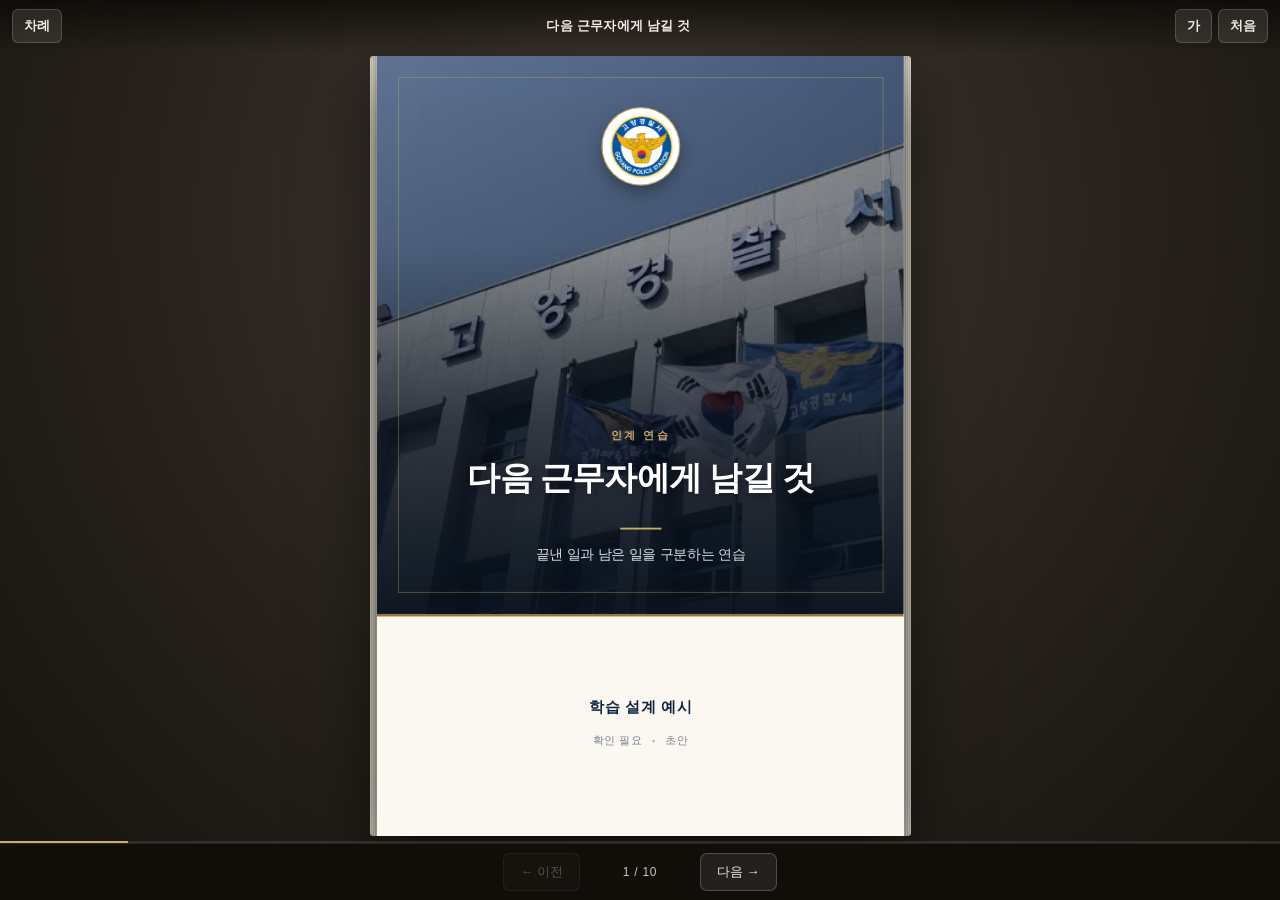
<file: reviews/역량향상_인계메모_미리보기.html>
<!DOCTYPE html>
<html lang="ko"><head><meta charset="UTF-8"><meta name="viewport" content="width=device-width, initial-scale=1, viewport-fit=cover"><meta name="theme-color" content="#17130f"><meta name="apple-mobile-web-app-capable" content="yes"><title>다음 근무자에게 남길 것</title><style>/* 경찰 교육 전자책 — 디자인 토큰
   외부 폰트/CDN 없이 시스템 한글 폰트 fallback
   본문은 명조(바탕) 계열, 제목·라벨은 고딕 계열이다. */
:root {
  /* 잉크 — 순검정 대신 따뜻한 먹색 */
  --ink: #23252b;
  --ink-2: #474d58;
  --muted: #7b8290;
  --line: #ddd6c7;
  --line-soft: #e9e3d6;
  --line-strong: #c3bba8;

  /* 종이 — 미색 */
  --paper: #fbf8f1;
  --paper-2: #f5f1e6;
  --paper-edge: #efe9db;

  /* 표제 색 */
  --navy-950: #071221;
  --navy-900: #12263f;
  --navy-800: #1b3a5c;
  --navy-700: #27537f;
  --navy-600: #34689a;
  --blue-500: #3d6f9f;
  --blue-400: #5e8cb6;
  --blue-100: #e6eef5;
  --gold: #96763a;
  --gold-soft: #c9ad6e;

  /* 편집기 크롬 */
  --canvas: #2e2a26;
  --sidebar: #f5f3ee;
  --chrome: #12263f;

  /* 본문 장치 — 종이 위에 얹은 느낌으로 채도를 낮춘다 */
  --point-bg: #eef1ea;
  --point-fg: #12263f;
  --tip-bg: #eef3ec;
  --tip-fg: #3c6a4a;
  --tip-line: #7fa389;
  --warn-bg: #f8efe6;
  --warn-fg: #9a5a22;
  --warn-line: #c99a68;
  --law-bg: #f4efe2;
  --law-fg: #6b5526;
  --law-line: #b8a06a;
  --example-bg: #f1eef3;
  --example-fg: #5c4a76;
  --do-bg: #eef3ec;
  --do-fg: #3c6a4a;
  --dont-bg: #f7ecea;
  --dont-fg: #93443a;
  --summary-bg: #12263f;

  --danger: #a4382c;
  --ok: #3c6a4a;

  --font: "Pretendard", "Pretendard Variable", "Noto Sans KR",
    "Malgun Gothic", "Apple SD Gothic Neo", "Segoe UI", sans-serif;
  --font-serif: "Noto Serif KR", "Nanum Myeongjo", "나눔명조", "함초롬바탕",
    "Batang", "바탕", "AppleMyungjo", "Times New Roman", serif;
  --font-mono: "Cascadia Code", "D2Coding", "Consolas", monospace;

  /* 독자가 조절하는 배율 — 리더에서 --fs-scale 만 바꾸면 책 전체가 따라 커진다 */
  --fs-scale: 1;
  --fs-body: calc(15.5px * var(--fs-scale));

  --lh-tight: 1.25;
  --lh-body: 1.78;
  --radius: 2px;
  --shadow-page: 0 16px 42px rgba(35, 30, 22, 0.22), 0 2px 6px rgba(35, 30, 22, 0.1);

  /* 신국판 152 × 225mm */
  --page-w: 152mm;
  --page-h: 225mm;
  --page-pad-x: 15mm;
  --page-pad-y: 13mm;
  --page-pad-bottom: 8mm;

  --toolbar-h: 56px;
  --nav-w: 268px;
  --ins-w: 292px;
}


/* 전자책 페이지 템플릿 — 화면·인쇄 공통
   판형은 신국판(152×225mm). 글자 크기는 .ebook-page 의 font-size 를 기준으로
   모두 em 으로 잡아, --fs-scale 하나만 바꾸면 책 전체가 같은 비율로 커진다. */

.ebook-page {
  width: var(--page-w);
  height: var(--page-h);
  background: var(--paper);
  color: var(--ink);
  box-shadow: var(--shadow-page);
  position: relative;
  overflow: hidden;
  display: flex;
  flex-direction: column;
  font-family: var(--font-serif);
  font-size: var(--fs-body);
  line-height: var(--lh-body);
  word-break: keep-all;
  overflow-wrap: break-word;
}

.page-inner {
  flex: 1 1 0;
  padding: var(--page-pad-y) var(--page-pad-x) 4mm;
  display: flex;
  flex-direction: column;
  min-height: 0;
  overflow: hidden;
}

/* ——— 페이지 머리: 장 제목(러닝헤드) + 제목 ——— */
.page-head {
  flex: 0 0 auto;
  padding-bottom: 3.5mm;
  margin-bottom: 6mm;
  border-bottom: 1px solid var(--line);
}

.page-head .point-bar {
  margin: 5mm 0 0;
}

.page-body {
  flex: 1 1 auto;
  display: flex;
  flex-direction: column;
  gap: 4.5mm;
  min-height: min-content;
  justify-content: flex-start;
}

.page-body:has(.flow),
.page-body:has(.dodont),
.page-body:has(.law-card),
.page-body:has(.check-group) {
  justify-content: stretch;
  gap: 3.5mm;
}

.page-body .blk:has(.flow),
.page-body .blk:has(.dodont),
.page-body .blk:has(.law-card),
.page-body .blk:has(.check-group) {
  flex: 1 0 auto;
  display: flex;
  flex-direction: column;
  min-height: min-content;
}

.page-end {
  flex: 0 0 auto;
  margin-top: 5mm;
  position: relative;
  z-index: 2;
}

/* ——— 쪽번호(folio) ——— */
.page-footer {
  display: flex;
  align-items: center;
  justify-content: center;
  padding: 0 var(--page-pad-x) var(--page-pad-bottom);
  flex: 0 0 auto;
}

.page-footer .folio {
  font-family: var(--font-serif);
  font-size: 0.78em;
  letter-spacing: 0.18em;
  color: var(--muted);
  font-variant-numeric: tabular-nums;
}

.page-footer .folio::before,
.page-footer .folio::after {
  content: "·";
  color: var(--line-strong);
  margin: 0 0.7em;
}

.ebook-page.is-navy {
  background: var(--navy-900);
  color: #edf1f6;
}

.ebook-page.is-navy .page-footer .folio {
  color: rgba(201, 173, 110, 0.75);
}

.ebook-page.is-navy .page-footer .folio::before,
.ebook-page.is-navy .page-footer .folio::after {
  color: rgba(201, 173, 110, 0.4);
}

.ebook-page.is-mist {
  background: var(--paper-2);
}

.ebook-page.is-cover {
  background: var(--paper);
}

/* ——— 공통 타이포 ——— */
.kicker {
  font-family: var(--font);
  font-size: 0.72em;
  font-weight: 700;
  letter-spacing: 0.14em;
  color: var(--gold);
  margin-bottom: 0.6em;
}

.pg-title {
  margin: 0;
  font-family: var(--font);
  font-size: 1.72em;
  font-weight: 700;
  letter-spacing: -0.02em;
  line-height: var(--lh-tight);
  color: var(--navy-900);
}

.pg-title.size-sm { font-size: 1.45em; }
.pg-title.size-lg { font-size: 2.05em; }

.pg-sub {
  margin: 0.5em 0 0;
  font-size: 0.95em;
  color: var(--ink-2);
  line-height: 1.6;
}

.blk + .blk {
  margin-top: 0;
}

.blk.learn-box {
  margin-top: auto;
}

.h-block {
  margin: 0;
  font-family: var(--font);
  font-size: 1.14em;
  font-weight: 700;
  letter-spacing: -0.01em;
  color: var(--navy-800);
  line-height: 1.45;
}

.h-block::after {
  content: "";
  display: block;
  width: 2.2em;
  height: 2px;
  background: var(--gold);
  margin-top: 0.45em;
  opacity: 0.65;
}

.h-block.lv3 {
  font-size: 1em;
  font-weight: 600;
  color: var(--ink-2);
}

.h-block.lv3::after {
  display: none;
}

.p-block {
  margin: 0;
  font-size: 1em;
  line-height: var(--lh-body);
  color: var(--ink);
  text-align: justify;
  text-justify: inter-character;
}

.bullets {
  margin: 0;
  padding-left: 1.1em;
  list-style: none;
}

.bullets li {
  font-size: 1em;
  line-height: 1.72;
  margin: 0.45em 0;
  position: relative;
}

.bullets li::before {
  content: "";
  position: absolute;
  left: -0.95em;
  top: 0.78em;
  width: 4px;
  height: 4px;
  border-radius: 50%;
  background: var(--gold);
}

/* ——— 표지 ——— */
.cover-top {
  background: var(--navy-900);
  color: #fff;
  padding: 13mm 15mm 14mm;
  position: relative;
  overflow: hidden;
  flex: 1.6 1 0;
  min-height: 0;
  display: flex;
  flex-direction: column;
}

.cover-photo {
  position: absolute;
  inset: 0;
  width: 100%;
  height: 100%;
  object-fit: cover;
  object-position: center 38%;
  z-index: 0;
  filter: saturate(0.72) contrast(1.02);
}

.cover-top::before {
  content: "";
  position: absolute;
  inset: 0;
  z-index: 1;
  background:
    linear-gradient(
      to top,
      rgba(7, 16, 28, 0.96) 0%,
      rgba(7, 16, 28, 0.78) 34%,
      rgba(7, 16, 28, 0.42) 66%,
      rgba(7, 16, 28, 0.3) 100%
    );
  pointer-events: none;
}

/* 표지 안쪽 금박 테두리 */
.cover-top::after {
  content: "";
  position: absolute;
  inset: 6mm;
  z-index: 1;
  border: 1px solid rgba(201, 173, 110, 0.38);
  pointer-events: none;
}

.cover-emblem {
  width: 22mm;
  height: 22mm;
  object-fit: contain;
  border-radius: 50%;
  background: #fff;
  margin: 2mm auto 0;
  z-index: 2;
  box-shadow:
    0 0 0 1.5px rgba(201, 173, 110, 0.9),
    0 8px 20px rgba(0, 0, 0, 0.35);
}

.cover-mark {
  width: 20mm;
  height: 20mm;
  color: var(--gold-soft);
  margin: 2mm auto 0;
  z-index: 2;
}

.cover-kicker {
  z-index: 2;
  margin: auto auto 1.1em;
  font-family: var(--font);
  font-size: 0.76em;
  letter-spacing: 0.24em;
  color: var(--gold-soft);
  font-weight: 600;
  text-align: center;
}

.cover-kicker:empty {
  display: none;
}

/* 편집기에서는 비어 있어도 눌러서 쓸 수 있게 남긴다 */
.cover-kicker[contenteditable]:empty {
  display: block;
}

.cover-kicker[contenteditable]:empty::before {
  content: "분류 (선택)";
  color: rgba(201, 173, 110, 0.5);
}

.cover-kicker:not(:has(+ .cover-title)) {
  margin-bottom: 0;
}

.cover-title {
  z-index: 2;
  margin: 0;
  font-family: var(--font-serif);
  font-size: 2.35em;
  font-weight: 700;
  letter-spacing: -0.02em;
  line-height: 1.3;
  text-align: center;
  text-shadow: 0 2px 14px rgba(0, 0, 0, 0.45);
}

.cover-title::after {
  content: "";
  display: block;
  width: 12mm;
  height: 2px;
  background: var(--gold-soft);
  margin: 0.8em auto 0;
}

.cover-sub {
  z-index: 2;
  margin: 1em auto 0;
  font-size: 0.97em;
  color: #d6dfe9;
  text-align: center;
  line-height: 1.6;
  max-width: 90%;
}

.cover-rule {
  height: 3px;
  background: var(--gold);
  border: 0;
  margin: 0;
}

.cover-bottom {
  flex: 0.52 1 0;
  padding: 9mm 15mm 11mm;
  display: flex;
  flex-direction: column;
  align-items: center;
  justify-content: center;
  gap: 0.7em;
  background: var(--paper);
  color: var(--ink);
  text-align: center;
}

.cover-org {
  font-family: var(--font);
  font-size: 1.02em;
  font-weight: 700;
  letter-spacing: 0.06em;
  color: var(--navy-900);
}

.cover-org[contenteditable]:empty::before {
  content: "발행 부서";
  color: var(--line-strong);
}

.cover-imprint {
  display: flex;
  align-items: center;
  gap: 0.9em;
  font-size: 0.8em;
  color: var(--muted);
  letter-spacing: 0.04em;
}

.cover-imprint .dot {
  width: 3px;
  height: 3px;
  border-radius: 50%;
  background: var(--line-strong);
}

.cover-imprint .v[contenteditable]:empty::before {
  content: "—";
  color: var(--line-strong);
}

/* ——— 차례 ——— */
.toc-head {
  text-align: center;
  margin-bottom: 8mm;
  padding-bottom: 5mm;
  border-bottom: 1px solid var(--line);
}

.toc-head .pg-title {
  font-family: var(--font-serif);
  font-size: 1.85em;
  letter-spacing: 0.5em;
  text-indent: 0.5em;
  font-weight: 600;
}

.toc-head .kicker {
  margin: 0.7em 0 0;
  color: var(--muted);
  letter-spacing: 0.3em;
  font-size: 0.66em;
}

.toc-list {
  display: flex;
  flex-direction: column;
  gap: 0;
  flex: 1;
  justify-content: flex-start;
}

.toc-ch {
  display: flex;
  align-items: baseline;
  gap: 0.7em;
  margin-top: 1.1em;
  padding-bottom: 0.35em;
  font-family: var(--font);
  font-weight: 700;
  color: var(--navy-900);
  font-size: 1.02em;
}

.toc-ch:first-child {
  margin-top: 0;
}

.toc-ch .no {
  color: var(--gold);
  font-size: 0.76em;
  letter-spacing: 0.1em;
  white-space: nowrap;
}

.toc-row {
  display: flex;
  align-items: baseline;
  gap: 0.3em;
  padding: 0.42em 0 0.42em 1.2em;
  font-size: 0.94em;
  color: var(--ink-2);
}

.toc-row .dots {
  flex: 1;
  border-bottom: 1px dotted var(--line-strong);
  height: 0.62em;
  margin: 0 0.4em;
}

.toc-row .num {
  font-variant-numeric: tabular-nums;
  font-size: 0.88em;
  color: var(--muted);
  min-width: 1.6em;
  text-align: right;
}

/* ——— 장 표지 ——— */
.chapter-page .page-inner {
  padding-top: 30mm;
  align-items: center;
  text-align: center;
}

.ch-mark {
  display: flex;
  align-items: baseline;
  justify-content: center;
  gap: 0.45em;
  font-family: var(--font-serif);
  color: var(--gold-soft);
  margin-bottom: 7mm;
}

.ch-mark .k {
  font-size: 1.05em;
  letter-spacing: 0.1em;
}

.ch-no {
  font-size: 2.4em;
  font-weight: 600;
  line-height: 1;
  font-variant-numeric: tabular-nums;
  letter-spacing: 0.02em;
}

.ch-rule {
  width: 16mm;
  height: 1px;
  background: rgba(201, 173, 110, 0.55);
  margin: 0 0 7mm;
}

.ch-title {
  margin: 0;
  font-family: var(--font-serif);
  font-size: 2.05em;
  font-weight: 700;
  letter-spacing: -0.01em;
  line-height: 1.35;
  max-width: 95%;
}

.ch-sub {
  margin: 1em 0 0;
  color: #b9c7d6;
  font-size: 0.95em;
  line-height: 1.65;
  max-width: 85%;
}

.learn-box {
  margin-top: auto;
  padding-top: 8mm;
  width: 100%;
  text-align: left;
}

.learn-label {
  font-family: var(--font);
  font-size: 0.72em;
  font-weight: 700;
  letter-spacing: 0.14em;
  color: var(--gold-soft);
  margin-bottom: 0.9em;
  text-align: center;
}

.learn-items {
  display: flex;
  flex-direction: column;
  gap: 0.5em;
}

.learn-item {
  display: flex;
  gap: 0.8em;
  align-items: flex-start;
  border-top: 1px solid rgba(255, 255, 255, 0.14);
  padding: 0.6em 0.2em;
}

.learn-item:last-child {
  border-bottom: 1px solid rgba(255, 255, 255, 0.14);
}

.learn-item .n {
  font-family: var(--font);
  font-weight: 700;
  color: var(--gold-soft);
  font-variant-numeric: tabular-nums;
  min-width: 1.6em;
  font-size: 0.82em;
  padding-top: 0.18em;
}

.learn-item .t {
  font-size: 0.95em;
  line-height: 1.55;
}

/* ——— POINT — 본문 위의 인용 띠 ——— */
.point-bar {
  display: block;
  background: transparent;
  border: 0;
  border-left: 3px solid var(--gold);
  padding-left: 1em;
}

.point-bar .tag {
  font-family: var(--font);
  font-size: 0.66em;
  font-weight: 700;
  letter-spacing: 0.2em;
  color: var(--gold);
  margin-bottom: 0.4em;
}

.point-bar .txt {
  font-size: 1.12em;
  font-weight: 600;
  line-height: 1.6;
  color: var(--navy-900);
  letter-spacing: -0.01em;
}

.is-navy .point-bar .txt {
  color: #eef3f8;
}

/* ——— 상자(TIP·주의·사례) — 종이에 얹은 옅은 면 ——— */
.callout {
  display: block;
  border: 1px solid var(--line);
  border-left: 3px solid var(--line-strong);
  background: #fff;
  padding: 0.85em 1.05em;
}

.callout .side {
  font-family: var(--font);
  font-size: 0.68em;
  font-weight: 700;
  letter-spacing: 0.16em;
  margin-bottom: 0.5em;
  color: var(--ink-2);
}

.callout .body {
  font-size: 0.95em;
  line-height: 1.68;
  color: var(--ink);
}

.callout.is-tip { background: var(--tip-bg); border-color: #dde7dd; border-left-color: var(--tip-fg); }
.callout.is-tip .side { color: var(--tip-fg); }

.callout.is-warning { background: var(--warn-bg); border-color: #ecdcc8; border-left-color: var(--warn-fg); }
.callout.is-warning .side { color: var(--warn-fg); }

.callout.is-law { background: var(--law-bg); border-color: #e4d9bf; border-left-color: var(--law-fg); }
.callout.is-law .side { color: var(--law-fg); }

.callout.is-example { background: var(--example-bg); border-color: #ddd5e4; border-left-color: var(--example-fg); }
.callout.is-example .side { color: var(--example-fg); }

.callout.is-summary { background: var(--paper-2); border-color: var(--line); border-left-color: var(--navy-900); }
.callout.is-summary .side { color: var(--navy-900); }

/* ——— 한줄 요약 ——— */
.summary-ribbon {
  display: block;
  background: var(--paper-2);
  border-top: 2px solid var(--navy-900);
  border-bottom: 1px solid var(--line);
  color: var(--ink);
  padding: 0.8em 0 0.9em;
  text-align: center;
}

.summary-ribbon .tag {
  font-family: var(--font);
  font-size: 0.66em;
  font-weight: 700;
  letter-spacing: 0.2em;
  color: var(--gold);
  margin-bottom: 0.45em;
}

.summary-ribbon .txt {
  font-size: 1.02em;
  font-weight: 600;
  line-height: 1.6;
  color: var(--navy-900);
}

/* ——— 순서(흐름) ——— */
.flow {
  display: flex;
  flex-direction: column;
  gap: 0;
  flex: 1 0 auto;
  justify-content: flex-start;
  min-height: min-content;
}

.flow-step {
  display: grid;
  grid-template-columns: 1.9em 1fr;
  gap: 0.9em;
  position: relative;
  flex: 1 0 auto;
  min-height: min-content;
  align-items: start;
}

.flow-rail {
  position: relative;
  display: flex;
  flex-direction: column;
  align-items: center;
}

.flow-dot {
  width: 1.75em;
  height: 1.75em;
  border-radius: 50%;
  border: 1px solid var(--navy-800);
  background: var(--paper);
  color: var(--navy-800);
  font-family: var(--font);
  font-size: 0.72em;
  font-weight: 700;
  display: flex;
  align-items: center;
  justify-content: center;
  z-index: 1;
  flex-shrink: 0;
  margin-top: 0.25em;
}

.flow-step:last-child .flow-dot {
  background: var(--navy-900);
  border-color: var(--navy-900);
  color: var(--gold-soft);
}

.flow-rail::after {
  content: "";
  position: absolute;
  top: 1.6em;
  bottom: 0;
  width: 1px;
  background: var(--line-strong);
}

.flow-step:last-child .flow-rail::after {
  display: none;
}

.flow-card {
  padding: 0 0 0.9em;
  margin-bottom: 0;
  flex: 0 0 auto;
  display: flex;
  flex-direction: column;
  justify-content: flex-start;
  min-height: min-content;
  overflow: hidden;
}

.flow-card .lab {
  font-family: var(--font);
  font-size: 0.8em;
  font-weight: 700;
  color: var(--navy-800);
  margin-bottom: 0.25em;
}

.flow-step:last-child .flow-card .lab {
  color: var(--gold);
}

.flow-card .txt {
  font-size: 0.93em;
  line-height: 1.62;
  color: var(--ink-2);
  overflow-wrap: anywhere;
}

/* ——— 해야 할 것 / 하면 안 되는 것 ——— */
.dodont {
  display: grid;
  grid-template-columns: 1fr 1fr;
  gap: 0.8em;
  flex: 1 0 auto;
  min-height: min-content;
}

.col-do,
.col-dont {
  border: 1px solid var(--line);
  display: flex;
  flex-direction: column;
  min-height: min-content;
}

.col-do { background: var(--do-bg); }
.col-dont { background: var(--dont-bg); }

.col-head {
  padding: 0.55em 0.8em;
  font-family: var(--font);
  font-size: 0.78em;
  font-weight: 700;
  letter-spacing: 0.06em;
  color: #fff;
}

.col-do .col-head { background: var(--do-fg); }
.col-dont .col-head { background: var(--dont-fg); }

.col-body {
  padding: 0.7em 0.85em 0.9em;
  flex: 1;
}

.col-body li {
  font-size: 0.92em;
  line-height: 1.6;
  margin: 0.45em 0;
}

.col-body ul {
  margin: 0;
  padding-left: 1.05em;
}

/* ——— 점검표 ——— */
.check-group {
  margin-bottom: 0;
  border: 1px solid var(--line);
  flex: 1 0 auto;
  display: flex;
  flex-direction: column;
  min-height: min-content;
  background: #fff;
}

.page-body .blk {
  display: flex;
  flex-direction: column;
  min-height: min-content;
}

.check-group h3 {
  margin: 0;
  padding: 0.5em 0.85em;
  background: var(--navy-900);
  color: #fff;
  font-family: var(--font);
  font-size: 0.8em;
  font-weight: 600;
  letter-spacing: 0.04em;
}

.check-group ul {
  list-style: none;
  margin: 0;
  padding: 0.3em 0.8em 0.6em;
  flex: 1;
  display: flex;
  flex-direction: column;
  justify-content: space-evenly;
}

.check-group li {
  display: flex;
  gap: 0.6em;
  align-items: flex-start;
  padding: 0.42em 0.2em;
  border-bottom: 1px solid var(--line-soft);
  font-size: 0.93em;
  line-height: 1.5;
}

.check-group li:last-child {
  border-bottom: 0;
}

.box {
  width: 0.9em;
  height: 0.9em;
  border: 1px solid var(--navy-700);
  border-radius: 1px;
  flex-shrink: 0;
  margin-top: 0.35em;
  background: #fff;
}

.check-group li.is-checked .box {
  background: var(--navy-900);
  box-shadow: inset 0 0 0 2px #fff;
}

/* ——— 법령 ——— */
.law-card {
  border: 1px solid var(--law-line);
  border-width: 2px 0 1px;
  background: transparent;
  padding: 0.8em 0 0.9em;
  flex: 1 0 auto;
  display: flex;
  flex-direction: column;
  min-height: min-content;
}

.law-name {
  font-family: var(--font);
  font-size: 0.95em;
  font-weight: 700;
  color: var(--law-fg);
  margin-bottom: 0.7em;
}

.law-grid {
  display: grid;
  gap: 0.55em;
  flex: 1;
}

.law-cell {
  background: var(--law-bg);
  border: 0;
  border-left: 2px solid rgba(184, 160, 106, 0.6);
  padding: 0.5em 0.75em;
}

.law-cell .lab {
  font-family: var(--font);
  font-size: 0.72em;
  font-weight: 700;
  letter-spacing: 0.06em;
  color: var(--law-fg);
  margin-bottom: 0.25em;
}

.law-cell .txt {
  font-size: 0.92em;
  line-height: 1.6;
}

.law-original {
  margin-top: 0.6em;
  border: 1px dashed var(--line-strong);
  background: #fff;
}

.law-original summary {
  cursor: pointer;
  padding: 0.5em 0.7em;
  font-family: var(--font);
  font-size: 0.78em;
  font-weight: 600;
  color: var(--law-fg);
  list-style: none;
}

.law-original summary::-webkit-details-marker {
  display: none;
}

.law-original .orig {
  padding: 0 0.7em 0.7em;
  font-size: 0.84em;
  line-height: 1.7;
  color: var(--ink-2);
  white-space: pre-wrap;
}

/* ——— 기억할 것 ——— */
.remember-head {
  text-align: center;
  padding-bottom: 4mm;
  margin-bottom: 6mm;
  border-bottom: 1px solid var(--line);
}

.remember-head .kicker {
  color: var(--gold);
  letter-spacing: 0.28em;
}

.remember-head .pg-title {
  font-family: var(--font-serif);
}

.remember-list {
  display: flex;
  flex-direction: column;
  gap: 0;
  flex: 1;
  justify-content: flex-start;
}

.remember-item {
  display: grid;
  grid-template-columns: 2.4em 1fr;
  gap: 0.4em;
  align-items: start;
  border-bottom: 1px solid var(--line-soft);
  padding: 0.75em 0;
}

.remember-item:first-child {
  border-top: 1px solid var(--line-soft);
}

.remember-item .n {
  font-family: var(--font-serif);
  color: var(--gold);
  font-size: 1.05em;
  font-variant-numeric: tabular-nums;
  padding-top: 0.05em;
}

.remember-item .t {
  font-size: 1em;
  line-height: 1.65;
  color: var(--ink);
}

/* ——— 그림 ——— */
.img-block {
  display: flex;
  flex-direction: column;
  gap: 0.5em;
  flex: 1;
}

.img-block img {
  max-width: 100%;
  max-height: 100%;
  object-fit: contain;
  background: var(--paper-2);
  border: 1px solid var(--line);
}

.img-block .cap {
  font-size: 0.8em;
  color: var(--muted);
  text-align: center;
}

.img-ph {
  height: 40mm;
  border: 1px dashed var(--line-strong);
  display: flex;
  align-items: center;
  justify-content: center;
  color: var(--muted);
  font-size: 0.85em;
  background: var(--paper-2);
}

/* ——— 인용 ——— */
.quote-block {
  margin: 0;
  padding: 0.3em 1.4em;
  border: 0;
  background: transparent;
  font-size: 1.02em;
  line-height: 1.7;
  color: var(--navy-800);
  font-style: italic;
  text-align: center;
  position: relative;
}

.quote-block::before {
  content: "“";
  display: block;
  font-size: 1.8em;
  line-height: 0.6;
  color: var(--gold-soft);
  margin-bottom: 0.18em;
}

.content-stack {
  display: flex;
  flex-direction: column;
  flex: 1;
  min-height: 0;
}

.edit-list {
  margin: 0;
  padding-left: 1.1em;
}

.col-body .edit-list {
  list-style: disc;
}

.edit-list > li {
  position: relative;
}

.page-type-chip {
  position: absolute;
  top: 6px;
  right: 10px;
  font-family: var(--font);
  font-size: 10px;
  font-weight: 700;
  letter-spacing: 0.08em;
  color: var(--line-strong);
  pointer-events: none;
}

body.is-preview .page-type-chip,
body.is-preview .blk-tools {
  display: none !important;
}

.p-block,
.point-bar .txt,
.callout .body,
.summary-ribbon .txt,
.h-block,
.flow-card .txt {
  white-space: pre-wrap;
}


/* PDF / 인쇄: 크롬 숨기고 책 판형(신국판) 한 쪽씩 분리 */

@page {
  size: 152mm 225mm;
  margin: 0;
}

@media print {
  html,
  body {
    background: #fff !important;
    height: auto !important;
    overflow: visible !important;
    margin: 0 !important;
    padding: 0 !important;
  }

  #app {
    display: none !important;
  }

  #print-root {
    display: block !important;
    position: static !important;
    width: auto !important;
    height: auto !important;
  }

  #print-root .ebook-page {
    width: var(--page-w);
    height: var(--page-h);
    max-height: var(--page-h);
    box-shadow: none !important;
    margin: 0;
    page-break-after: always;
    break-after: page;
    page-break-inside: avoid;
    break-inside: avoid;
    overflow: hidden;
    -webkit-print-color-adjust: exact;
    print-color-adjust: exact;
  }

  #print-root .ebook-page:last-child {
    page-break-after: auto;
    break-after: auto;
  }

  .blk-tools,
  .page-type-chip,
  .toolbar,
  .nav-pane,
  .inspector-pane,
  .modal-backdrop,
  #toast,
  .drop-overlay {
    display: none !important;
  }

  [contenteditable="true"],
  [contenteditable="plaintext-only"] {
    box-shadow: none !important;
    background: transparent !important;
  }

  a {
    color: inherit;
    text-decoration: none;
  }
}

#print-root {
  display: none;
}
html,body.ebook{margin:0;height:100%;background:#17130f;color:#e8e2d6;font-family:var(--font);overflow:hidden;-webkit-text-size-adjust:100%;text-size-adjust:100%;touch-action:manipulation;}.desk{height:100dvh;display:flex;padding:52px 24px 60px;box-sizing:border-box;background:radial-gradient(ellipse at 50% 24%,#413a31 0%,#26211b 56%,#16120e 100%);}.stage{flex:1 1 auto;min-width:0;min-height:0;display:flex;align-items:center;justify-content:center;}.book{display:flex;align-items:stretch;max-width:100%;max-height:100%;}.book::before,.book::after{content:'';width:7px;flex:0 0 7px;align-self:stretch;background:repeating-linear-gradient(90deg,#efe9db 0 1px,#d8cfbc 1px 2px);}.book::before{border-radius:3px 0 0 3px;box-shadow:inset -3px 0 6px rgba(0,0,0,.22);}.book::after{border-radius:0 3px 3px 0;box-shadow:inset 3px 0 6px rgba(0,0,0,.22);}.leaf{background:var(--paper);position:relative;overflow:hidden;box-shadow:0 26px 64px rgba(0,0,0,.6);}.leaf-fit{overflow:hidden;transform-origin:top left;}.leaf-pages{display:flex;align-items:stretch;width:max-content;transform-origin:top left;}.leaf-pages>.ebook-page{flex:0 0 auto;}.ebook-page{display:none;box-shadow:none;}.ebook-page.is-open{display:flex;overflow:auto;-webkit-overflow-scrolling:touch;animation:leaf-in .26s ease-out;}.ebook-page.is-open{scrollbar-width:thin;scrollbar-color:rgba(150,118,58,.45) transparent;}.ebook-page.is-open::-webkit-scrollbar{width:6px;}.ebook-page.is-open::-webkit-scrollbar-thumb{background:rgba(150,118,58,.4);border-radius:3px;}@keyframes leaf-in{from{opacity:.25;}to{opacity:1;}}@media (prefers-reduced-motion:reduce){.ebook-page.is-open{animation:none;}}body.is-spread .ebook-page.is-left{box-shadow:inset -16px 0 26px -16px rgba(58,44,22,.5);}body.is-spread .ebook-page.is-right{box-shadow:inset 16px 0 26px -16px rgba(58,44,22,.5);}body.ebook .page-inner{overflow:visible;flex:1 0 auto;min-height:min-content;height:auto;}body.ebook .page-body,body.ebook .page-body .blk,body.ebook .flow,body.ebook .flow-step,body.ebook .flow-card,body.ebook .dodont,body.ebook .law-card,body.ebook .check-group{flex:0 0 auto;min-height:min-content;height:auto;overflow:visible;}body.ebook .flow{gap:0;justify-content:flex-start;}body.ebook .flow-card{overflow:hidden;}body.ebook .page-end{margin-top:12px;}.hud{position:fixed;left:0;right:0;top:0;z-index:20;display:flex;align-items:center;gap:6px;padding:9px 12px;padding-top:max(9px,env(safe-area-inset-top));background:linear-gradient(to bottom,rgba(10,7,4,.72),rgba(10,7,4,0));transition:opacity .25s;}.hud button{height:34px;min-width:34px;padding:0 11px;border:1px solid rgba(255,255,255,.16);border-radius:6px;background:rgba(255,255,255,.1);color:#f2ece1;font-family:var(--font);font-weight:600;font-size:13px;cursor:pointer;}.hud button:hover{background:rgba(255,255,255,.18);}.hud-title{flex:1;min-width:0;font-size:13px;font-weight:600;letter-spacing:.02em;white-space:nowrap;overflow:hidden;text-overflow:ellipsis;color:#f2ece1;text-align:center;padding:0 4px;}body.hud-off .hud{background:transparent;}body.hud-off .hud-title{opacity:0;}.toc{display:none;position:fixed;inset:0;z-index:30;background:rgba(12,9,6,.6);}body.toc-open .toc{display:block;}.toc nav{position:absolute;left:0;top:0;bottom:0;width:min(88vw,360px);background:var(--paper);color:var(--ink);overflow:auto;padding:16px 16px 32px;padding-top:max(16px,env(safe-area-inset-top));box-shadow:12px 0 40px rgba(0,0,0,.35);}.toc h2{margin:14px 0 10px;font-family:var(--font-serif);font-size:15px;letter-spacing:.5em;text-indent:.5em;color:var(--navy-900);text-align:center;}.toc h2::after{content:'';display:block;width:28px;height:1px;background:var(--gold);margin:10px auto 0;}.toc a{display:block;padding:11px 6px;border-bottom:1px solid var(--line-soft);color:var(--ink-2);text-decoration:none;font-size:14.5px;line-height:1.45;}.toc a.ch{font-family:var(--font);font-weight:700;color:var(--navy-900);margin-top:10px;border-bottom:1px solid var(--line);}.toc a.is-on{color:var(--gold);font-weight:700;}.toc a.is-on::before{content:'▸ ';}.blk-tools{display:none!important;}.reader-controls{position:fixed;bottom:0;left:0;right:0;z-index:20;display:flex;align-items:center;justify-content:center;gap:18px;padding:9px 16px max(9px,env(safe-area-inset-bottom));background:rgba(18,14,10,.94);border-top:1px solid rgba(255,255,255,.1);}.reader-controls button,.toc-close{min-height:38px;padding:0 16px;border:1px solid rgba(255,255,255,.2);border-radius:7px;background:rgba(255,255,255,.08);color:#f2ece1;font:inherit;font-family:var(--font);font-size:13px;cursor:pointer;}.reader-controls button:disabled{opacity:.3;cursor:default;}.reader-controls #pg{min-width:84px;text-align:center;font-size:12px;letter-spacing:.06em;font-variant-numeric:tabular-nums;color:#cfc6b6;}.progress{position:fixed;left:0;right:0;bottom:calc(57px + env(safe-area-inset-bottom));height:2px;background:rgba(255,255,255,.1);z-index:21;}.progress i{display:block;height:100%;background:var(--gold-soft);transition:width .25s ease;}.toc-close{background:var(--navy-900);color:#fff;border-color:transparent;margin-bottom:8px;width:100%;}.fs-note{position:fixed;left:50%;top:50%;transform:translate(-50%,-50%);z-index:40;padding:12px 20px;border-radius:8px;background:rgba(18,14,10,.92);color:#f2ece1;font-size:14px;opacity:0;pointer-events:none;transition:opacity .2s;}.fs-note.show{opacity:1;}body.ebook :is(button,a):focus-visible{outline:3px solid var(--gold-soft);outline-offset:3px;}@media (max-width:720px){:root{--fs-body:calc(16.5px * var(--fs-scale));--page-pad-bottom:10px;}.desk{padding:48px 0 calc(54px + env(safe-area-inset-bottom));background:#16120e;}.stage{align-items:stretch;}.book{width:100%;height:100%;}.book::before,.book::after{display:none;}.leaf,.leaf-fit,.leaf-pages{width:100%!important;height:100%!important;max-height:100%!important;transform:none!important;overflow:hidden!important;}.leaf{box-shadow:none;}.ebook-page.is-open{width:100%!important;height:100%!important;max-height:100%!important;box-shadow:none!important;}.cover-top{min-height:52dvh!important;padding:26px 22px 22px!important;flex:1.45 1 0!important;}.cover-top::after{inset:12px!important;}.cover-bottom{padding:18px 22px 22px!important;flex:none!important;}.cover-photo{object-position:center 36%!important;}.cover-emblem,.cover-mark{width:66px!important;height:66px!important;margin:6px auto 0!important;}.page-inner{padding:20px 20px 6px!important;}.chapter-page .page-inner{padding-top:56px!important;}.page-footer{padding:0 20px 14px!important;}.dodont{grid-template-columns:1fr!important;}.law-grid{grid-template-columns:1fr!important;}.toc-head{margin-bottom:20px!important;}}@media (max-width:380px){.hud button{padding:0 8px;font-size:12px;}.reader-controls{gap:10px;}.reader-controls button{padding:0 12px;}}@media print{html,body.ebook{overflow:visible!important;height:auto!important;background:#fff!important;}.hud,.toc,.reader-controls,.progress,.fs-note{display:none!important;}.desk,.stage,.book,.leaf,.leaf-fit,.leaf-pages{display:block!important;height:auto!important;width:auto!important;max-width:none!important;transform:none!important;filter:none!important;box-shadow:none!important;background:#fff!important;padding:0!important;}.book::before,.book::after{display:none!important;}.ebook-page{display:flex!important;width:var(--page-w)!important;height:var(--page-h)!important;max-height:var(--page-h)!important;overflow:hidden!important;box-shadow:none!important;animation:none!important;page-break-after:always;break-after:page;}.ebook-page:last-child{page-break-after:auto;}.page-inner{padding:var(--page-pad-y) var(--page-pad-x) 6mm!important;overflow:hidden!important;}}</style></head><body class="ebook"><header class="hud"><button type="button" id="tocbtn" aria-controls="toc" aria-expanded="false">차례</button><div class="hud-title">다음 근무자에게 남길 것</div><button type="button" id="fontbtn" aria-label="글자 크기 바꾸기">가</button><button type="button" id="resetbtn" aria-label="처음으로 돌아가기">처음</button></header><div class="toc" id="toc"><nav aria-label="전자책 차례"><button type="button" class="toc-close" id="toc-close">닫기</button><h2>차 례</h2><a href="#p1" class="" data-i="0">다음 근무자에게 남길 것</a><a href="#p2" class="" data-i="1">목차</a><a href="#p3" class="" data-i="2">인계에서 연습할 세 가지</a><a href="#p4" class="" data-i="3">짧은 메모에서 빠진 정보</a><a href="#p5" class="" data-i="4">다음 행동이 보이는 메모</a><a href="#p6" class="" data-i="5">인계 표현을 비교해 보기</a><a href="#p7" class="" data-i="6">스스로 판단해 보기</a><a href="#p8" class="" data-i="7">판단의 이유 맞춰 보기</a><a href="#p9" class="" data-i="8">인계 메모 재확인</a><a href="#p10" class="" data-i="9">배포 전 확인할 점</a></nav></div><div class="desk" id="desk"><div class="stage" id="stage"><div class="book" id="book"><div class="leaf"><div class="leaf-fit" id="leaf-fit"><div class="leaf-pages" id="leaf-pages"><article class="ebook-page is-open is-cover" id="p1" data-index="0" data-page-id="page_5gau0b16w"><div class="cover-top"><img class="cover-photo" src="[data-uri]" alt="고양경찰서 전경"><img class="cover-emblem" src="[data-uri]" alt="고양경찰서 휘장"><div class="cover-kicker">인계 연습</div><h1 class="cover-title">다음 근무자에게 남길 것</h1><p class="cover-sub">끝낸 일과 남은 일을 구분하는 연습</p></div><hr class="cover-rule"><div class="cover-bottom"><div class="cover-org">학습 설계 예시</div><div class="cover-imprint"><span class="v">확인 필요</span><span class="dot"></span><span class="v">초안</span></div></div></article><article class="ebook-page" id="p2" data-index="1" data-page-id="page_1x6x4o16w"><div class="page-inner"><div class="toc-head"><h1 class="pg-title">차 례</h1><div class="kicker">CONTENTS</div></div><div class="toc-list"><div class="toc-row"><span>인계에서 연습할 세 가지</span><span class="dots"></span><span class="num">03</span></div><div class="toc-row"><span>짧은 메모에서 빠진 정보</span><span class="dots"></span><span class="num">04</span></div><div class="toc-row"><span>다음 행동이 보이는 메모</span><span class="dots"></span><span class="num">05</span></div><div class="toc-row"><span>인계 표현을 비교해 보기</span><span class="dots"></span><span class="num">06</span></div><div class="toc-row"><span>스스로 판단해 보기</span><span class="dots"></span><span class="num">07</span></div><div class="toc-row"><span>판단의 이유 맞춰 보기</span><span class="dots"></span><span class="num">08</span></div><div class="toc-row"><span>인계 메모 재확인</span><span class="dots"></span><span class="num">09</span></div><div class="toc-row"><span>배포 전 확인할 점</span><span class="dots"></span><span class="num">10</span></div></div></div><div class="page-footer"><span class="folio">2</span></div></article><article class="ebook-page" id="p3" data-index="2" data-page-id="page_4syzlu16y"><div class="page-inner content-stack"><header class="page-head"><div class="kicker">다음 근무자에게 남길 것</div><h1 class="pg-title size-md">인계에서 연습할 세 가지</h1><div class="blk point-bar"><div class="tag">POINT</div><div class="txt">전달했다는 말에서 끝내지 않고, 다음 담당자가 이어갈 일을 찾도록 설명하는 연습이다.</div></div></header><div class="page-body"><div class="blk"><div class="h-block">배울 행동</div></div><div class="blk"><ul class="bullets edit-list"><li data-index="0">끝낸 일과 남은 일을 구분한다.</li><li data-index="1">사실과 미확인 내용을 나누어 적는다.</li><li data-index="2">다음 확인 주체와 인수 여부를 구분한다.</li></ul></div></div><footer class="page-end"><div class="blk summary-ribbon"><div class="tag">한줄 요약</div><div class="txt">이 책은 학습용 메모에 따른 연습이며 공식 인계 규정은 아니다.</div></div></footer></div><div class="page-footer"><span class="folio">3</span></div></article><article class="ebook-page" id="p4" data-index="3" data-page-id="page_ox5ipq16z"><div class="page-inner content-stack"><header class="page-head"><div class="kicker">다음 근무자에게 남길 것</div><h1 class="pg-title size-md">짧은 메모에서 빠진 정보</h1><div class="blk point-bar"><div class="tag">POINT</div><div class="txt">학습용 가상 상황이다. 교대 때 받은 메모에는 연락했고 전달했다는 문장만 있었다.</div></div></header><div class="page-body"><div class="blk"><div class="h-block">받은 정보</div></div><div class="blk"><div class="p-block">누가 누구에게 무엇을 전달했는지는 적혀 있지 않았다. 완료한 일과 답을 기다리는 일도 나뉘지 않았다.</div></div><div class="blk"><div class="p-block">이후 어떤 일이 발생했는지는 원문에 없다. 결과를 추정하지 않고, 다음 담당자에게 필요한 정보를 살펴본다.</div></div></div><footer class="page-end"><div class="blk summary-ribbon"><div class="tag">한줄 요약</div><div class="txt">결과를 먼저 단정하지 말고, 메모에 있는 사실과 없는 정보를 나눈다.</div></div></footer></div><div class="page-footer"><span class="folio">4</span></div></article><article class="ebook-page" id="p5" data-index="4" data-page-id="page_4dpk1c16z"><div class="page-inner content-stack"><header class="page-head"><div class="kicker">다음 근무자에게 남길 것</div><h1 class="pg-title size-md">다음 행동이 보이는 메모</h1><div class="blk point-bar"><div class="tag">POINT</div><div class="txt">메모를 읽은 사람이 이어갈 일을 찾으려면, 완료한 내용과 미확인 내용을 구별할 수 있어야 한다.</div></div></header><div class="page-body"><div class="blk"><div class="h-block">핵심 구분</div></div><div class="blk"><ul class="bullets edit-list"><li data-index="0">확인한 사실과 완료한 일을 적는다.</li><li data-index="1">아직 확인하지 못한 내용을 남긴다.</li><li data-index="2">다음 확인 주체와 인수 여부를 구분한다.</li></ul></div></div><footer class="page-end"><div class="blk summary-ribbon"><div class="tag">한줄 요약</div><div class="txt">구체적인 기록 형식과 확인 시점은 기관의 실제 기준에서 확인한다.</div></div></footer></div><div class="page-footer"><span class="folio">5</span></div></article><article class="ebook-page" id="p6" data-index="5" data-page-id="page_4r1wji16z"><div class="page-inner content-stack"><header class="page-head"><div class="kicker">다음 근무자에게 남길 것</div><h1 class="pg-title size-md">인계 표현을 비교해 보기</h1></header><div class="page-body"><div class="blk"><div class="dodont"><div class="col-do"><div class="col-head">DO · 해야 할 행동</div><div class="col-body"><ul class="bullets edit-list"><li data-index="0">끝낸 일과 남은 일을 나누어 적는다.</li><li data-index="1">다음 확인 주체와 인수 여부를 구분한다.</li></ul></div></div><div class="col-dont"><div class="col-head">DON'T · 하면 안 되는 행동</div><div class="col-body"><ul class="bullets edit-list"><li data-index="0">전달했다는 말만으로 내용을 대신한다.</li><li data-index="1">답을 기다리는 일을 완료한 일과 섞는다.</li></ul></div></div></div></div></div><footer class="page-end"><div class="blk summary-ribbon"><div class="tag">한줄 요약</div><div class="txt">비교 기준은 자료 1의 학습용 메모이며 공식 절차를 대신하지 않는다.</div></div></footer></div><div class="page-footer"><span class="folio">6</span></div></article><article class="ebook-page" id="p7" data-index="6" data-page-id="page_gtif8u16z"><div class="page-inner content-stack"><header class="page-head"><div class="kicker">다음 근무자에게 남길 것</div><h1 class="pg-title size-md">스스로 판단해 보기</h1><div class="blk point-bar"><div class="tag">POINT</div><div class="txt">해설을 보기 전에 이유를 먼저 말해 보세요. 이 메모로 무엇을 알 수 있고 무엇이 부족한가요?</div></div></header><div class="page-body"><div class="blk"><div class="h-block">생각할 질문</div></div><div class="blk"><ul class="bullets edit-list"><li data-index="0">① 연락했다는 말로 완료를 알 수 있는가?</li><li data-index="1">② 다음 담당자에게 더 필요한 정보는?</li></ul></div><div class="blk"><div class="p-block">문제는 앞의 가상 상황을 바탕으로 한다. PC에서는 해설이 옆에 보일 수 있으므로 자신의 이유부터 정리한다.</div></div></div><footer class="page-end"><div class="blk summary-ribbon"><div class="tag">한줄 요약</div><div class="txt">선택만 하지 말고, 메모에 있는 근거와 빠진 정보를 함께 말해 본다.</div></div></footer></div><div class="page-footer"><span class="folio">7</span></div></article><article class="ebook-page" id="p8" data-index="7" data-page-id="page_k866hx16z"><div class="page-inner content-stack"><header class="page-head"><div class="kicker">다음 근무자에게 남길 것</div><h1 class="pg-title size-md">판단의 이유 맞춰 보기</h1><div class="blk point-bar"><div class="tag">POINT</div><div class="txt">자료 1에는 완료 여부와 다음 확인 주체가 명확하지 않다. 적히지 않은 내용을 추정할 수 없다.</div></div></header><div class="page-body"><div class="blk"><div class="h-block">답을 확인하기</div></div><div class="blk"><ul class="bullets edit-list"><li data-index="0">① 연락 여부만으로 업무 완료를 단정할 수 없다.</li><li data-index="1">② 전달 내용과 완료·미확인 구분이 필요하다.</li><li data-index="2">다음 확인 주체와 인수 여부도 확인한다.</li></ul></div></div><footer class="page-end"><div class="blk summary-ribbon"><div class="tag">한줄 요약</div><div class="txt">맞춘 개수보다 부족한 정보가 왜 필요한지 설명할 수 있는지 살핀다.</div></div></footer></div><div class="page-footer"><span class="folio">8</span></div></article><article class="ebook-page" id="p9" data-index="8" data-page-id="page_jzk4xe16z"><div class="page-inner content-stack"><header class="page-head"><div class="kicker">다음 근무자에게 남길 것</div><h1 class="pg-title size-md">인계 메모 재확인</h1></header><div class="page-body"><div class="blk"><div class="check-group"><h3>확인사항</h3><ul><li class=""><span class="box" data-index="0"></span><span data-index="0">확인한 사실과 완료한 일을 구분했는가?</span></li><li class=""><span class="box" data-index="1"></span><span data-index="1">아직 확인하지 못한 내용을 남겼는가?</span></li><li class=""><span class="box" data-index="2"></span><span data-index="2">다음 확인 주체를 구별했는가?</span></li><li class=""><span class="box" data-index="3"></span><span data-index="3">인수 여부와 전달 여부를 구분했는가?</span></li></ul></div></div></div><footer class="page-end"><div class="blk summary-ribbon"><div class="tag">한줄 요약</div><div class="txt">학습용 확인표다. 실제 기록 항목과 경로는 기관의 기준에 맞춘다.</div></div></footer></div><div class="page-footer"><span class="folio">9</span></div></article><article class="ebook-page" id="p10" data-index="9" data-page-id="page_8lk17j16z"><div class="page-inner content-stack"><header class="page-head"><div class="kicker">다음 근무자에게 남길 것</div><h1 class="pg-title size-md">배포 전 확인할 점</h1><div class="blk point-bar"><div class="tag">POINT</div><div class="txt">이 예시는 입력 메모를 학습 구조로 바꾼 초안이다. 공식 인계 기준이나 실제 사건의 결과가 아니다.</div></div></header><div class="page-body"><div class="blk"><div class="h-block">자료 근거</div></div><div class="blk"><div class="p-block">자료 1: 편집자 작성 학습용 인계 메모. 원문은 함께 제공한 입력 예시 파일의 원본자료 항목이다.</div></div><div class="blk"><div class="p-block">실제 배포 전에는 해당 기관의 기록 형식, 확인 시점, 보고 경로를 확인한다. 검토 담당과 적용 버전도 정한다.</div></div></div><footer class="page-end"><div class="blk summary-ribbon"><div class="tag">한줄 요약</div><div class="txt">근거가 없는 기한이나 보고 대상을 덧붙이지 말고 실제 기준을 확인한다.</div></div></footer></div><div class="page-footer"><span class="folio">10</span></div></article></div></div></div></div></div></div><div class="progress" aria-hidden="true"><i id="bar"></i></div><nav class="reader-controls" aria-label="전자책 페이지 이동"><button type="button" id="reader-prev">← 이전</button><span id="pg" role="status">1 / 1</span><button type="button" id="reader-next">다음 →</button></nav><div class="fs-note" id="fs-note" role="status"></div><script>(function(){
var pages=[].slice.call(document.querySelectorAll('.ebook-page'));
if(!pages.length)return;
var i=0,open=[0],swiped=false;
var key='police-ebook:'+"다음 근무자에게 남길 것";
var fitEl=document.getElementById('leaf-fit');
var pagesEl=document.getElementById('leaf-pages');
var deskEl=document.getElementById('desk');var stageEl=document.getElementById('stage')||deskEl;
var root=document.documentElement;
var STEPS=[0.88,1,1.14,1.32];var NAMES=['작게','보통','크게','아주 크게'];var fsi=1;
function mq(q){return !!(window.matchMedia&&window.matchMedia(q).matches);}
function phone(){return mq('(max-width:720px)');}
function spread(){return mq('(min-width:1000px)')&&mq('(min-height:560px)');}
function views(){var v=[],k;
if(!spread()){for(k=0;k<pages.length;k++)v.push([k]);return v;}
v.push([0]);for(k=1;k<pages.length;k+=2){v.push(pages[k+1]?[k,k+1]:[k]);}return v;}
function viewOf(list,n){for(var k=0;k<list.length;k++){if(list[k].indexOf(n)>=0)return k;}return 0;}
function fit(){if(!fitEl||!pagesEl)return;
if(phone()){fitEl.style.width='';fitEl.style.height='';pagesEl.style.transform='';return;}
pagesEl.style.transform='none';
var pw=pagesEl.offsetWidth||1,ph=pagesEl.offsetHeight||1;
var aw=Math.max(1,(stageEl?stageEl.clientWidth:pw)-8),ah=Math.max(1,(stageEl?stageEl.clientHeight:ph)-8);
var s=Math.min(aw/pw,ah/ph,1);
fitEl.style.width=Math.round(pw*s)+'px';fitEl.style.height=Math.round(ph*s)+'px';
pagesEl.style.transformOrigin='top left';pagesEl.style.transform='scale('+s+')';}
function show(n){
n=Math.max(0,Math.min(pages.length-1,Number.isFinite(n)?n:0));
var list=views();var vi=viewOf(list,n);open=list[vi];i=open[0];
pages.forEach(function(p,k){var on=open.indexOf(k)>=0;
p.classList.toggle('is-open',on);
p.classList.toggle('is-left',on&&open.length>1&&k===open[0]);
p.classList.toggle('is-right',on&&open.length>1&&k===open[open.length-1]);
if(on)p.scrollTop=0;});
document.body.classList.toggle('is-spread',open.length>1);
var pg=document.getElementById('pg');
if(pg)pg.textContent=(open.length>1?(open[0]+1)+'-'+(open[1]+1):(i+1))+' / '+pages.length;
var bar=document.getElementById('bar');
if(bar)bar.style.width=Math.round((open[open.length-1]+1)/pages.length*100)+'%';
document.getElementById('reader-prev').disabled=vi===0;
document.getElementById('reader-next').disabled=vi===list.length-1;
var on2=document.querySelector('.toc a.is-on');if(on2)on2.classList.remove('is-on');
var t=document.querySelector('.toc a[data-i="'+i+'"]');if(t)t.classList.add('is-on');
try{history.replaceState(null,'','#p'+(i+1));}catch(e){}
try{localStorage.setItem(key,String(i));}catch(e){}
closeToc();fit();}
function nextView(){show(open[open.length-1]+1);}
function prevView(){show(open[0]-1);}
function closeToc(){var opened=document.body.classList.contains('toc-open');
document.body.classList.remove('toc-open');
document.getElementById('tocbtn').setAttribute('aria-expanded','false');
if(opened)document.getElementById('tocbtn').focus();}
function applyFs(note){
if(root&&root.style&&root.style.setProperty)root.style.setProperty('--fs-scale',String(STEPS[fsi]));
try{localStorage.setItem(key+':fs',String(fsi));}catch(e){}
var el=document.getElementById('fs-note');
if(el&&note){el.textContent='글자 크기 '+NAMES[fsi];el.className='fs-note show';
clearTimeout(el._t);el._t=setTimeout(function(){el.className='fs-note';},900);}
fit();}
document.getElementById('tocbtn').onclick=function(){
var opened=document.body.classList.toggle('toc-open');
this.setAttribute('aria-expanded',String(opened));
if(opened)document.getElementById('toc-close').focus();};
document.getElementById('toc-close').onclick=closeToc;
document.getElementById('reader-prev').onclick=prevView;
document.getElementById('reader-next').onclick=nextView;
document.getElementById('fontbtn').onclick=function(){fsi=(fsi+1)%STEPS.length;applyFs(true);};
document.getElementById('resetbtn').onclick=function(){try{localStorage.removeItem(key);}catch(e){}show(0);};
document.getElementById('toc').onclick=function(e){if(e.target.id==='toc')closeToc();
var a=e.target.closest('a[data-i]');if(a){e.preventDefault();show(+a.getAttribute('data-i'));}};
document.addEventListener('keydown',function(e){
if(e.key==='Escape'){closeToc();return;}
if(document.body.classList.contains('toc-open')||e.target.closest('button,a,input,textarea,select,summary,[contenteditable]'))return;
if(e.key==='ArrowRight'||e.key==='PageDown'||e.key===' '){e.preventDefault();nextView();}
if(e.key==='ArrowLeft'||e.key==='PageUp'){e.preventDefault();prevView();}});
var x0=0,y0=0,st=deskEl;
st.addEventListener('touchstart',function(e){x0=e.changedTouches[0].clientX;y0=e.changedTouches[0].clientY;},{passive:true});
st.addEventListener('touchend',function(e){
var dx=e.changedTouches[0].clientX-x0,dy=e.changedTouches[0].clientY-y0;
if(Math.abs(dx)<48||Math.abs(dx)<Math.abs(dy))return;
swiped=true;if(dx>0)prevView();else nextView();});
st.addEventListener('click',function(e){
if(swiped){swiped=false;return;}
if(e.target.closest('button,a,details,.box'))return;
var r=st.getBoundingClientRect();var x=(e.clientX-r.left)/r.width;
if(x<0.24)prevView();else if(x>0.76)nextView();else document.body.classList.toggle('hud-off');});
window.addEventListener('resize',function(){show(i);});
window.addEventListener('orientationchange',function(){setTimeout(function(){show(i);},120);});
try{var sf=parseInt(localStorage.getItem(key+':fs'),10);if(sf>=0&&sf<STEPS.length)fsi=sf;}catch(e){}
applyFs(false);
var h=parseInt((location.hash||'').replace('#p',''),10);var saved=0;
try{saved=parseInt(localStorage.getItem(key)||'0',10)||0;}catch(e){}
show(h?h-1:saved);
})();</script></body></html>
</file>
<file: css/tokens.css>
/* 경찰 교육 전자책 — 디자인 토큰
   외부 폰트/CDN 없이 시스템 한글 폰트 fallback
   본문은 명조(바탕) 계열, 제목·라벨은 고딕 계열이다. */
:root {
  /* 잉크 — 순검정 대신 따뜻한 먹색 */
  --ink: #23252b;
  --ink-2: #474d58;
  --muted: #7b8290;
  --line: #ddd6c7;
  --line-soft: #e9e3d6;
  --line-strong: #c3bba8;

  /* 종이 — 미색 */
  --paper: #fbf8f1;
  --paper-2: #f5f1e6;
  --paper-edge: #efe9db;

  /* 표제 색 */
  --navy-950: #071221;
  --navy-900: #12263f;
  --navy-800: #1b3a5c;
  --navy-700: #27537f;
  --navy-600: #34689a;
  --blue-500: #3d6f9f;
  --blue-400: #5e8cb6;
  --blue-100: #e6eef5;
  --gold: #96763a;
  --gold-soft: #c9ad6e;

  /* 편집기 크롬 */
  --canvas: #2e2a26;
  --sidebar: #f5f3ee;
  --chrome: #12263f;

  /* 본문 장치 — 종이 위에 얹은 느낌으로 채도를 낮춘다 */
  --point-bg: #eef1ea;
  --point-fg: #12263f;
  --tip-bg: #eef3ec;
  --tip-fg: #3c6a4a;
  --tip-line: #7fa389;
  --warn-bg: #f8efe6;
  --warn-fg: #9a5a22;
  --warn-line: #c99a68;
  --law-bg: #f4efe2;
  --law-fg: #6b5526;
  --law-line: #b8a06a;
  --example-bg: #f1eef3;
  --example-fg: #5c4a76;
  --do-bg: #eef3ec;
  --do-fg: #3c6a4a;
  --dont-bg: #f7ecea;
  --dont-fg: #93443a;
  --summary-bg: #12263f;

  --danger: #a4382c;
  --ok: #3c6a4a;

  --font: "Pretendard", "Pretendard Variable", "Noto Sans KR",
    "Malgun Gothic", "Apple SD Gothic Neo", "Segoe UI", sans-serif;
  --font-serif: "Noto Serif KR", "Nanum Myeongjo", "나눔명조", "함초롬바탕",
    "Batang", "바탕", "AppleMyungjo", "Times New Roman", serif;
  --font-mono: "Cascadia Code", "D2Coding", "Consolas", monospace;

  /* 독자가 조절하는 배율 — 리더에서 --fs-scale 만 바꾸면 책 전체가 따라 커진다 */
  --fs-scale: 1;
  --fs-body: calc(15.5px * var(--fs-scale));

  --lh-tight: 1.25;
  --lh-body: 1.78;
  --radius: 2px;
  --shadow-page: 0 16px 42px rgba(35, 30, 22, 0.22), 0 2px 6px rgba(35, 30, 22, 0.1);

  /* 신국판 152 × 225mm */
  --page-w: 152mm;
  --page-h: 225mm;
  --page-pad-x: 15mm;
  --page-pad-y: 13mm;
  --page-pad-bottom: 8mm;

  --toolbar-h: 56px;
  --nav-w: 268px;
  --ins-w: 292px;
}
</file>
<file: css/layout.css>
/* 앱 크롬: 툴바 / 사이드바 / 미리보기 스테이지 / 모달 */

*,
*::before,
*::after {
  box-sizing: border-box;
}

html,
body {
  margin: 0;
  height: 100%;
  background: var(--canvas);
  color: var(--ink);
  font-family: var(--font);
  font-size: 14px;
  line-height: 1.5;
  -webkit-font-smoothing: antialiased;
}

button,
input,
select,
textarea {
  font-family: inherit;
  font-size: inherit;
}

button {
  cursor: pointer;
}

#app {
  display: flex;
  flex-direction: column;
  height: 100%;
  min-height: 100vh;
}

/* ——— Toolbar ——— */
.toolbar {
  height: var(--toolbar-h);
  flex-shrink: 0;
  display: flex;
  align-items: center;
  gap: 10px;
  padding: 0 12px 0 16px;
  background: var(--chrome);
  color: #e8eef4;
  z-index: 30;
  user-select: none;
}

.brand {
  display: flex;
  align-items: center;
  gap: 10px;
  margin-right: 8px;
  min-width: 210px;
}

.brand-mark {
  width: 28px;
  height: 28px;
  color: var(--gold-soft);
  flex-shrink: 0;
}

.brand-text {
  display: flex;
  flex-direction: column;
  line-height: 1.15;
}

.brand-text strong {
  font-size: 13px;
  font-weight: 700;
  letter-spacing: -0.02em;
}

.brand-text span {
  font-size: 10.5px;
  color: #9bb0c4;
  letter-spacing: 0.02em;
}

.toolbar-group {
  display: flex;
  align-items: center;
  gap: 4px;
}

.toolbar-group + .toolbar-group {
  padding-left: 10px;
  margin-left: 4px;
  border-left: 1px solid rgba(255, 255, 255, 0.12);
}

.toolbar-spacer {
  flex: 1;
}

.btn {
  display: inline-flex;
  align-items: center;
  gap: 6px;
  height: 32px;
  padding: 0 10px;
  border: 1px solid transparent;
  border-radius: var(--radius);
  background: transparent;
  color: inherit;
  font-size: 12.5px;
  font-weight: 600;
  white-space: nowrap;
  text-decoration: none;
  cursor: pointer;
  transition: background 0.12s, border-color 0.12s, color 0.12s;
}

.btn:hover {
  background: rgba(255, 255, 255, 0.08);
}

.btn:active {
  background: rgba(255, 255, 255, 0.14);
}

.btn-ghost {
  color: #d5e0ea;
}

.btn-primary {
  background: var(--blue-500);
  border-color: #3b7ab5;
  color: #fff;
}

.btn-primary:hover {
  background: #3a78b8;
}

.btn-gold {
  background: transparent;
  border-color: rgba(212, 188, 106, 0.45);
  color: var(--gold-soft);
}

.btn-gold:hover {
  background: rgba(212, 188, 106, 0.12);
}

.btn-danger:hover {
  background: rgba(180, 35, 24, 0.25);
  color: #ffb4ae;
}

.btn .ico {
  width: 14px;
  height: 14px;
  display: inline-block;
}

.save-status {
  font-size: 11.5px;
  color: #8fa3b8;
  min-width: 92px;
  text-align: right;
}

.save-status.is-saved {
  color: #8ec9b0;
}

/* dropdown */
.dd {
  position: relative;
}

.dd-menu {
  display: none;
  position: absolute;
  top: calc(100% + 6px);
  right: 0;
  min-width: 196px;
  padding: 6px;
  background: #fff;
  color: var(--ink);
  border: 1px solid var(--line);
  border-radius: 6px;
  box-shadow: 0 12px 32px rgba(11, 31, 58, 0.16);
  z-index: 50;
}

.dd.open .dd-menu {
  display: block;
}

.dd-menu button {
  display: flex;
  width: 100%;
  text-align: left;
  padding: 8px 10px;
  border: 0;
  background: none;
  border-radius: 4px;
  font-size: 13px;
  font-weight: 500;
  color: var(--ink);
}

.dd-menu button:hover {
  background: var(--blue-100);
}

.dd-menu .sep {
  height: 1px;
  background: var(--line);
  margin: 4px 6px;
}

/* ——— Workspace ——— */
.workspace {
  flex: 1;
  display: grid;
  grid-template-columns: var(--nav-w) 1fr var(--ins-w);
  min-height: 0;
}

.pane {
  min-height: 0;
  overflow: auto;
}

.nav-pane,
.inspector-pane {
  background: var(--sidebar);
  border-right: 1px solid var(--line);
}

.inspector-pane {
  border-right: 0;
  border-left: 1px solid var(--line);
}

.pane-head {
  position: sticky;
  top: 0;
  z-index: 2;
  display: flex;
  align-items: center;
  justify-content: space-between;
  gap: 8px;
  padding: 12px 14px 8px;
  background: var(--sidebar);
  border-bottom: 1px solid var(--line);
}

.pane-head h2 {
  margin: 0;
  font-size: 11px;
  font-weight: 700;
  letter-spacing: 0.08em;
  text-transform: uppercase;
  color: var(--muted);
}

.pane-body {
  padding: 8px 10px 24px;
}

.nav-search {
  width: 100%;
  height: 32px;
  padding: 0 10px;
  border: 1px solid var(--line);
  border-radius: var(--radius);
  background: #fff;
  outline: none;
}

.nav-search:focus {
  border-color: var(--blue-400);
}

.nav-tree {
  display: flex;
  flex-direction: column;
  gap: 2px;
  margin-top: 8px;
}

.nav-item {
  display: flex;
  align-items: center;
  gap: 8px;
  width: 100%;
  padding: 7px 8px;
  border: 0;
  border-radius: 4px;
  background: none;
  text-align: left;
  color: var(--ink-2);
  font-size: 13px;
  cursor: pointer;
}

.nav-item:hover {
  background: #e7eef4;
}

.nav-item.is-active {
  background: var(--navy-900);
  color: #fff;
}

.nav-item.is-chapter {
  margin-top: 10px;
  font-weight: 700;
  color: var(--navy-800);
  letter-spacing: -0.02em;
}

.nav-item.is-chapter.is-active {
  color: #fff;
}

.nav-item.is-child {
  padding-left: 28px;
  font-size: 12.5px;
}

.nav-item .idx {
  flex-shrink: 0;
  min-width: 22px;
  font-size: 10.5px;
  font-weight: 700;
  color: var(--muted);
  font-variant-numeric: tabular-nums;
}

.nav-item.is-active .idx {
  color: var(--gold-soft);
}

.nav-item .label {
  flex: 1;
  overflow: hidden;
  text-overflow: ellipsis;
  white-space: nowrap;
}

.nav-flag {
  width: 8px;
  height: 8px;
  border-radius: 50%;
  flex-shrink: 0;
  background: #d97706;
}

.nav-flag.is-error {
  background: #b42318;
}

.nav-flag.is-info {
  background: #6b7687;
}

.count-badge {
  display: inline-flex;
  min-width: 18px;
  height: 18px;
  padding: 0 5px;
  margin-left: 4px;
  border-radius: 9px;
  background: #c2410c;
  color: #fff;
  font-size: 10.5px;
  font-weight: 800;
  align-items: center;
  justify-content: center;
}

.count-badge[hidden] {
  display: none !important;
}

.count-badge.is-ok {
  background: #0b6b4f;
}

.issue-bar {
  flex-shrink: 0;
  margin: 0 16px 8px;
  padding: 8px 12px;
  border: 1px solid #f6d0b4;
  background: #fff3eb;
  color: #9a3412;
  font-size: 12.5px;
  font-weight: 650;
  border-radius: 4px;
  cursor: pointer;
}

.issue-bar.is-error {
  border-color: #fecaca;
  background: #fef2f2;
  color: #991b1b;
}

.issue-bar[hidden] {
  display: none !important;
}

body.is-preview .issue-bar {
  display: none !important;
}

.issue-box {
  display: flex;
  flex-direction: column;
  gap: 8px;
  margin: 0 0 12px;
}

.issue-row {
  padding: 8px 10px;
  border-left: 3px solid #d97706;
  background: #fff8f1;
  font-size: 12.5px;
  line-height: 1.45;
}

.issue-row.is-error {
  border-left-color: #b42318;
  background: #fef2f2;
}

.issue-row.is-info {
  border-left-color: #6b7687;
  background: #f4f7fa;
}

.issue-row strong {
  display: block;
  font-size: 10.5px;
  letter-spacing: 0.06em;
  margin-bottom: 2px;
}

.issue-row em {
  display: block;
  margin-top: 4px;
  font-style: normal;
  color: var(--muted);
}

.steps {
  display: grid;
  grid-template-columns: 1fr 1fr 1fr;
  gap: 8px;
  margin: 0 0 14px;
}

.step {
  border: 1px solid var(--line);
  background: #f7f9fb;
  padding: 10px;
}

.step .n {
  font-size: 11px;
  font-weight: 800;
  color: var(--blue-500);
  letter-spacing: 0.08em;
  margin-bottom: 4px;
}

.step p {
  margin: 0;
  font-size: 12.5px;
  line-height: 1.45;
  color: var(--ink-2);
}

.review-list {
  display: flex;
  flex-direction: column;
  gap: 6px;
  max-height: 46vh;
  overflow: auto;
}

.review-item {
  display: block;
  width: 100%;
  text-align: left;
  border: 1px solid var(--line);
  background: #fff;
  padding: 10px 12px;
  border-radius: 4px;
  cursor: pointer;
}

.review-item:hover {
  border-color: var(--navy-700);
}

.review-item .meta {
  font-size: 11px;
  font-weight: 800;
  color: var(--muted);
  margin-bottom: 4px;
}

.review-item.is-error .meta { color: #b42318; }
.review-item.is-warn .meta { color: #c2410c; }

.review-item .msg {
  font-size: 13px;
  color: var(--ink);
}

.review-item .fix {
  margin-top: 4px;
  font-size: 12px;
  color: var(--muted);
}

@media (max-width: 960px) {
  .steps {
    grid-template-columns: 1fr;
  }
}

.nav-item[draggable="true"] {
  cursor: grab;
}

.nav-item.is-dragover {
  outline: 2px dashed var(--blue-400);
}

.nav-hint {
  margin: 16px 8px 0;
  font-size: 12px;
  color: var(--muted);
  line-height: 1.55;
}

/* ——— Preview ——— */
.preview-pane {
  display: flex;
  flex-direction: column;
  background:
    radial-gradient(ellipse at top, #47403a 0%, var(--canvas) 58%);
  min-width: 0;
  min-height: 0;
}

.preview-bar {
  display: flex;
  align-items: center;
  justify-content: center;
  gap: 12px;
  height: 44px;
  flex-shrink: 0;
  color: var(--ink-2);
  font-size: 12.5px;
}

.preview-bar button {
  height: 28px;
  padding: 0 10px;
  border: 1px solid var(--line-strong);
  background: #fff;
  border-radius: var(--radius);
  color: var(--ink-2);
  font-weight: 600;
  font-size: 12px;
}

.preview-bar button:hover {
  border-color: var(--navy-700);
  color: var(--navy-900);
}

.preview-bar .pg {
  font-variant-numeric: tabular-nums;
  font-weight: 600;
  min-width: 72px;
  text-align: center;
}

.page-stage {
  flex: 1;
  min-height: 0;
  overflow: auto;
  display: flex;
  justify-content: center;
  align-items: flex-start;
  padding: 8px 24px 24px;
}

.page-scale-wrap {
  transform-origin: top center;
  overflow: hidden;
}

/* ——— Inspector ——— */
.field {
  margin-bottom: 12px;
}

.field label {
  display: block;
  margin-bottom: 5px;
  font-size: 11px;
  font-weight: 700;
  letter-spacing: 0.04em;
  color: var(--muted);
}

.field input,
.field select,
.field textarea {
  width: 100%;
  border: 1px solid var(--line);
  border-radius: var(--radius);
  background: #fff;
  padding: 7px 9px;
  outline: none;
  color: var(--ink);
}

.field textarea {
  min-height: 72px;
  resize: vertical;
  line-height: 1.5;
}

.field input:focus,
.field select:focus,
.field textarea:focus {
  border-color: var(--blue-400);
}

.seg {
  display: grid;
  grid-template-columns: 1fr 1fr 1fr;
  gap: 4px;
}

.seg button {
  height: 30px;
  border: 1px solid var(--line);
  background: #fff;
  border-radius: var(--radius);
  font-size: 12px;
  font-weight: 600;
  color: var(--ink-2);
}

.seg button.is-on {
  background: var(--navy-900);
  border-color: var(--navy-900);
  color: #fff;
}

.block-add-grid {
  display: grid;
  grid-template-columns: 1fr 1fr;
  gap: 6px;
}

.block-add-grid button {
  height: 34px;
  border: 1px solid var(--line);
  background: #fff;
  border-radius: var(--radius);
  font-size: 12px;
  font-weight: 600;
  color: var(--navy-800);
}

.block-add-grid button:hover {
  border-color: var(--navy-700);
  background: var(--blue-100);
}

.chk {
  display: flex;
  align-items: center;
  gap: 8px;
  font-size: 13px;
  color: var(--ink-2);
}

.chk input {
  width: 15px;
  height: 15px;
}

.ins-section {
  margin: 16px 0 8px;
  padding-top: 12px;
  border-top: 1px solid var(--line);
}

.ins-section:first-child {
  margin-top: 0;
  padding-top: 0;
  border-top: 0;
}

.ins-help {
  font-size: 12px;
  color: var(--muted);
  line-height: 1.55;
  margin: 0 0 10px;
}

/* ——— Toast / Modal ——— */
#toast {
  position: fixed;
  left: 50%;
  bottom: 24px;
  transform: translateX(-50%) translateY(12px);
  background: var(--navy-900);
  color: #fff;
  padding: 10px 16px;
  border-radius: 6px;
  font-size: 13px;
  font-weight: 600;
  opacity: 0;
  pointer-events: none;
  z-index: 80;
  transition: opacity 0.2s, transform 0.2s;
  max-width: 90vw;
}

#toast.show {
  opacity: 1;
  transform: translateX(-50%) translateY(0);
}

#toast.is-error {
  background: #8f1d18;
}

.modal-backdrop {
  position: fixed;
  inset: 0;
  background: rgba(7, 18, 33, 0.45);
  z-index: 60;
  display: flex;
  align-items: center;
  justify-content: center;
  padding: 24px;
}

.modal {
  width: min(720px, 100%);
  max-height: min(86vh, 800px);
  background: #fff;
  border-radius: 8px;
  box-shadow: 0 24px 64px rgba(0, 0, 0, 0.28);
  display: flex;
  flex-direction: column;
  overflow: hidden;
}

.modal header {
  display: flex;
  align-items: center;
  justify-content: space-between;
  padding: 14px 18px;
  border-bottom: 1px solid var(--line);
}

.modal header h3 {
  margin: 0;
  font-size: 16px;
}

.modal .body {
  padding: 16px 18px;
  overflow: auto;
  flex: 1;
}

.modal footer {
  display: flex;
  justify-content: flex-end;
  gap: 8px;
  padding: 12px 18px;
  border-top: 1px solid var(--line);
  background: var(--sidebar);
}

.modal textarea.md-input {
  width: 100%;
  min-height: 320px;
  font-family: var(--font-mono);
  font-size: 13px;
  line-height: 1.55;
  border: 1px solid var(--line);
  border-radius: 4px;
  padding: 12px;
  resize: vertical;
}

.modal .btn {
  color: var(--ink);
  border-color: var(--line);
  background: #fff;
  height: 36px;
  padding: 0 14px;
}

.modal .btn-primary {
  background: var(--navy-900);
  border-color: var(--navy-900);
  color: #fff;
}

.drop-overlay {
  display: none;
  position: absolute;
  inset: 0;
  background: rgba(11, 31, 58, 0.72);
  color: #fff;
  z-index: 20;
  align-items: center;
  justify-content: center;
  font-size: 20px;
  font-weight: 700;
  letter-spacing: -0.02em;
  pointer-events: none;
}

.preview-pane.is-dragover {
  position: relative;
}

.preview-pane.is-dragover .drop-overlay {
  display: flex;
}

/* Preview mode: hide chrome */
body.is-preview .nav-pane,
body.is-preview .inspector-pane,
body.is-preview .toolbar-group.hide-in-preview {
  display: none;
}

body.is-preview .workspace {
  grid-template-columns: 1fr;
}

body.is-preview .toolbar {
  background: #0b1f3aee;
}

.preview-exit {
  display: none;
}

body.is-preview .preview-exit {
  display: inline-flex;
}

/* Block hover tools (edit mode) */
.blk {
  position: relative;
}

.blk-tools {
  display: none;
  position: absolute;
  top: -11px;
  right: 4px;
  gap: 2px;
  z-index: 3;
  background: var(--navy-900);
  border-radius: 4px;
  padding: 2px;
}

body:not(.is-preview) .blk:hover .blk-tools,
body:not(.is-preview) .blk:focus-within .blk-tools {
  display: flex;
}

.blk-tools button {
  width: 24px;
  height: 22px;
  border: 0;
  background: transparent;
  color: #fff;
  font-size: 11px;
  border-radius: 3px;
  padding: 0;
}

.blk-tools button:hover {
  background: rgba(255, 255, 255, 0.16);
}

[contenteditable="true"],
[contenteditable="plaintext-only"] {
  outline: none;
  border-radius: 2px;
  white-space: pre-wrap;
}

body:not(.is-preview) [contenteditable="true"]:hover,
body:not(.is-preview) [contenteditable="plaintext-only"]:hover {
  background: rgba(46, 106, 166, 0.06);
}

body:not(.is-preview) [contenteditable="true"]:focus,
body:not(.is-preview) [contenteditable="plaintext-only"]:focus {
  background: rgba(46, 106, 166, 0.09);
  box-shadow: inset 0 0 0 1px rgba(46, 106, 166, 0.35);
}

.empty-edit {
  color: var(--muted);
  font-style: italic;
}

/* Responsive */
@media (max-width: 1180px) {
  .workspace {
    grid-template-columns: 220px 1fr 240px;
  }
}

@media (max-width: 960px) {
  :root {
    --nav-w: 0px;
    --ins-w: 0px;
  }

  .nav-pane,
  .inspector-pane {
    display: none;
  }

  .workspace {
    grid-template-columns: 1fr;
  }

  .toolbar .hide-narrow {
    display: none;
  }
}

.sr-only {
  position: absolute;
  width: 1px;
  height: 1px;
  overflow: hidden;
  clip: rect(0, 0, 0, 0);
}

input[type="file"].hidden-file {
  display: none;
}

/* 제작 화면: 문서 정보와 작업 도구를 분리해 본문 공간을 확보한다. */
#app { height: 100dvh; min-height: 0; }
.toolbar { height: auto; min-height: 64px; flex-wrap: wrap; padding: 12px 20px; gap: 8px; }
.brand { min-width: 202px; }
.brand-text strong { font-size: 14px; }
.brand-text span { margin-top: 5px; }
.btn { border-radius: 6px; min-height: 36px; }
.toolbar-group + .toolbar-group { padding-left: 8px; margin-left: 0; }
.dd-menu { border-radius: 10px; padding: 8px; }
.dd-menu button { min-height: 40px; }
.document-bar { display: flex; align-items: center; gap: 20px; padding: 14px 22px; background: #fff; border-bottom: 1px solid var(--line); }
.document-info { display: flex; flex: 1; min-width: 0; flex-direction: column; gap: 3px; }
.document-label { color: var(--muted); font-size: 11px; }
.document-info strong { font-size: 16px; color: var(--navy-900); white-space: nowrap; overflow: hidden; text-overflow: ellipsis; }
.document-count { color: var(--ink-2); font-size: 12px; white-space: nowrap; }
.sample-link { color: var(--navy-700); font-size: 12px; white-space: nowrap; text-underline-offset: 4px; }
.save-status { color: var(--muted); white-space: nowrap; }
.save-status.is-saved { color: var(--ok); }
.save-status.is-error { color: var(--danger); font-weight: 700; }
.workspace { grid-template-columns: 244px minmax(0, 1fr) 276px; }
.nav-pane, .inspector-pane, .pane-head { background: #f9fafc; }
.pane-head { padding: 18px 16px 14px; }
.pane-head h2 { color: var(--ink-2); font-size: 12px; letter-spacing: 0; }
.pane-body { padding: 14px 12px 24px; }
.page-actions { display: grid; grid-template-columns: 1.3fr 1fr 1fr; gap: 5px; margin-bottom: 14px; }
.page-actions button { min-height: 36px; background: #fff; border: 1px solid var(--line-strong); border-radius: 6px; color: var(--ink-2); font-size: 12px; font-weight: 600; }
.page-actions button:first-child { background: var(--navy-900); border-color: var(--navy-900); color: #fff; }
.page-actions button:last-child:hover { color: var(--danger); border-color: var(--danger); }
.nav-search { height: 38px; border-radius: 6px; }
.nav-tree { gap: 5px; margin-top: 14px; }
.nav-item { min-height: 40px; border-radius: 7px; }
.nav-item.is-active { box-shadow: 0 3px 10px #0b1f3a18; }
.nav-empty { padding: 18px 8px; color: var(--muted); font-size: 13px; }
.preview-pane { background: radial-gradient(ellipse at top, #47403a, var(--canvas)); }
.preview-bar { height: 56px; gap: 8px; }
.preview-bar button { height: 32px; border-radius: 6px; }
.preview-bar button[aria-pressed="true"] { background: var(--navy-900); color: #fff; }
.page-stage { padding: 8px 18px 24px; }
.page-scale-wrap { box-shadow: var(--shadow-page); }
.field input, .field select, .field textarea { border-radius: 6px; }
.field input, .field select { min-height: 38px; }
.block-add-grid button, .seg button { border-radius: 6px; }
.issue-bar { text-align: left; font-family: inherit; }
.mobile-panels { display: none; }
button:disabled { cursor: default; opacity: .4; }
:is(button, a, input, select, textarea):focus-visible { outline: 3px solid var(--blue-400); outline-offset: 3px; }
body.is-preview .hide-in-preview { display: none !important; }

@media (max-width: 1180px) {
  .workspace { grid-template-columns: 210px minmax(0, 1fr) 238px; }
  .toolbar { padding: 10px 14px; }
}
@media (max-width: 960px) {
  .workspace { grid-template-columns: minmax(0, 1fr); }
  .mobile-panels { display: flex; gap: 6px; flex-shrink: 0; padding: 8px 12px; background: #fff; border-bottom: 1px solid var(--line); }
  .mobile-panels button { flex: 1; min-height: 38px; border: 1px solid var(--line); border-radius: 6px; background: #fff; color: var(--ink-2); font-size: 12px; font-weight: 600; }
  .mobile-panels button[aria-pressed="true"] { background: var(--navy-900); color: #fff; border-color: var(--navy-900); }
  body[data-panel="nav"] .nav-pane, body[data-panel="inspector"] .inspector-pane { display: block; }
  body[data-panel="nav"] .preview-pane, body[data-panel="inspector"] .preview-pane { display: none; }
  body.is-preview .preview-pane { display: flex; }
  .document-bar { padding: 10px 14px; gap: 12px; }
}
@media (max-width: 600px) {
  .toolbar { padding: 10px; gap: 8px; }
  .brand { width: 100%; margin-bottom: 2px; }
  .toolbar-spacer { display: none; }
  .toolbar-group + .toolbar-group { border: 0; padding: 0; }
  .btn { font-size: 12px; padding: 0 8px; }
  .document-bar { flex-wrap: wrap; gap: 6px 12px; }
  .document-info { flex-basis: calc(100% - 80px); }
  .document-info strong { font-size: 14px; }
  .save-status { margin-left: auto; font-size: 11px; }
  .dd-menu { right: auto; left: 0; min-width: 180px; }
  .preview-bar { height: 48px; }
  .modal-backdrop { padding: 12px; }
}
@media (prefers-reduced-motion: reduce) {
  *, *::before, *::after { transition: none !important; scroll-behavior: auto !important; }
}

/* 미리보기는 내보내는 전자책과 같은 리더를 모바일 폭으로 표시한다. */
.reader-preview[hidden] { display: none; }
.reader-preview {
  display: flex;
  justify-content: center;
  flex: 1;
  min-height: 0;
  min-width: 0;
}
#reader-frame {
  display: block;
  width: min(100%, 480px);
  height: 100%;
  border: 0;
  background: var(--paper);
  box-shadow: var(--shadow-page);
}
body.is-preview #app { height: 100dvh; min-height: 0; }
body.is-preview .preview-bar,
body.is-preview .page-stage,
body.is-preview .toolbar .brand { display: none; }
body.is-preview .toolbar {
  min-height: 56px;
  height: auto;
  padding: 6px 12px;
}
body.is-preview .preview-exit { min-height: 44px; }
</file>
<file: css/pages.css>
/* 전자책 페이지 템플릿 — 화면·인쇄 공통
   판형은 신국판(152×225mm). 글자 크기는 .ebook-page 의 font-size 를 기준으로
   모두 em 으로 잡아, --fs-scale 하나만 바꾸면 책 전체가 같은 비율로 커진다. */

.ebook-page {
  width: var(--page-w);
  height: var(--page-h);
  background: var(--paper);
  color: var(--ink);
  box-shadow: var(--shadow-page);
  position: relative;
  overflow: hidden;
  display: flex;
  flex-direction: column;
  font-family: var(--font-serif);
  font-size: var(--fs-body);
  line-height: var(--lh-body);
  word-break: keep-all;
  overflow-wrap: break-word;
}

.page-inner {
  flex: 1 1 0;
  padding: var(--page-pad-y) var(--page-pad-x) 4mm;
  display: flex;
  flex-direction: column;
  min-height: 0;
  overflow: hidden;
}

/* ——— 페이지 머리: 장 제목(러닝헤드) + 제목 ——— */
.page-head {
  flex: 0 0 auto;
  padding-bottom: 3.5mm;
  margin-bottom: 6mm;
  border-bottom: 1px solid var(--line);
}

.page-head .point-bar {
  margin: 5mm 0 0;
}

.page-body {
  flex: 1 1 auto;
  display: flex;
  flex-direction: column;
  gap: 4.5mm;
  min-height: min-content;
  justify-content: flex-start;
}

.page-body:has(.flow),
.page-body:has(.dodont),
.page-body:has(.law-card),
.page-body:has(.check-group) {
  justify-content: stretch;
  gap: 3.5mm;
}

.page-body .blk:has(.flow),
.page-body .blk:has(.dodont),
.page-body .blk:has(.law-card),
.page-body .blk:has(.check-group) {
  flex: 1 0 auto;
  display: flex;
  flex-direction: column;
  min-height: min-content;
}

.page-end {
  flex: 0 0 auto;
  margin-top: 5mm;
  position: relative;
  z-index: 2;
}

/* ——— 쪽번호(folio) ——— */
.page-footer {
  display: flex;
  align-items: center;
  justify-content: center;
  padding: 0 var(--page-pad-x) var(--page-pad-bottom);
  flex: 0 0 auto;
}

.page-footer .folio {
  font-family: var(--font-serif);
  font-size: 0.78em;
  letter-spacing: 0.18em;
  color: var(--muted);
  font-variant-numeric: tabular-nums;
}

.page-footer .folio::before,
.page-footer .folio::after {
  content: "·";
  color: var(--line-strong);
  margin: 0 0.7em;
}

.ebook-page.is-navy {
  background: var(--navy-900);
  color: #edf1f6;
}

.ebook-page.is-navy .page-footer .folio {
  color: rgba(201, 173, 110, 0.75);
}

.ebook-page.is-navy .page-footer .folio::before,
.ebook-page.is-navy .page-footer .folio::after {
  color: rgba(201, 173, 110, 0.4);
}

.ebook-page.is-mist {
  background: var(--paper-2);
}

.ebook-page.is-cover {
  background: var(--paper);
}

/* ——— 공통 타이포 ——— */
.kicker {
  font-family: var(--font);
  font-size: 0.72em;
  font-weight: 700;
  letter-spacing: 0.14em;
  color: var(--gold);
  margin-bottom: 0.6em;
}

.pg-title {
  margin: 0;
  font-family: var(--font);
  font-size: 1.72em;
  font-weight: 700;
  letter-spacing: -0.02em;
  line-height: var(--lh-tight);
  color: var(--navy-900);
}

.pg-title.size-sm { font-size: 1.45em; }
.pg-title.size-lg { font-size: 2.05em; }

.pg-sub {
  margin: 0.5em 0 0;
  font-size: 0.95em;
  color: var(--ink-2);
  line-height: 1.6;
}

.blk + .blk {
  margin-top: 0;
}

.blk.learn-box {
  margin-top: auto;
}

.h-block {
  margin: 0;
  font-family: var(--font);
  font-size: 1.14em;
  font-weight: 700;
  letter-spacing: -0.01em;
  color: var(--navy-800);
  line-height: 1.45;
}

.h-block::after {
  content: "";
  display: block;
  width: 2.2em;
  height: 2px;
  background: var(--gold);
  margin-top: 0.45em;
  opacity: 0.65;
}

.h-block.lv3 {
  font-size: 1em;
  font-weight: 600;
  color: var(--ink-2);
}

.h-block.lv3::after {
  display: none;
}

.p-block {
  margin: 0;
  font-size: 1em;
  line-height: var(--lh-body);
  color: var(--ink);
  text-align: justify;
  text-justify: inter-character;
}

.bullets {
  margin: 0;
  padding-left: 1.1em;
  list-style: none;
}

.bullets li {
  font-size: 1em;
  line-height: 1.72;
  margin: 0.45em 0;
  position: relative;
}

.bullets li::before {
  content: "";
  position: absolute;
  left: -0.95em;
  top: 0.78em;
  width: 4px;
  height: 4px;
  border-radius: 50%;
  background: var(--gold);
}

/* ——— 표지 ——— */
.cover-top {
  background: var(--navy-900);
  color: #fff;
  padding: 13mm 15mm 14mm;
  position: relative;
  overflow: hidden;
  flex: 1.6 1 0;
  min-height: 0;
  display: flex;
  flex-direction: column;
}

.cover-photo {
  position: absolute;
  inset: 0;
  width: 100%;
  height: 100%;
  object-fit: cover;
  object-position: center 38%;
  z-index: 0;
  filter: saturate(0.72) contrast(1.02);
}

.cover-top::before {
  content: "";
  position: absolute;
  inset: 0;
  z-index: 1;
  background:
    linear-gradient(
      to top,
      rgba(7, 16, 28, 0.96) 0%,
      rgba(7, 16, 28, 0.78) 34%,
      rgba(7, 16, 28, 0.42) 66%,
      rgba(7, 16, 28, 0.3) 100%
    );
  pointer-events: none;
}

/* 표지 안쪽 금박 테두리 */
.cover-top::after {
  content: "";
  position: absolute;
  inset: 6mm;
  z-index: 1;
  border: 1px solid rgba(201, 173, 110, 0.38);
  pointer-events: none;
}

.cover-emblem {
  width: 22mm;
  height: 22mm;
  object-fit: contain;
  border-radius: 50%;
  background: #fff;
  margin: 2mm auto 0;
  z-index: 2;
  box-shadow:
    0 0 0 1.5px rgba(201, 173, 110, 0.9),
    0 8px 20px rgba(0, 0, 0, 0.35);
}

.cover-mark {
  width: 20mm;
  height: 20mm;
  color: var(--gold-soft);
  margin: 2mm auto 0;
  z-index: 2;
}

.cover-kicker {
  z-index: 2;
  margin: auto auto 1.1em;
  font-family: var(--font);
  font-size: 0.76em;
  letter-spacing: 0.24em;
  color: var(--gold-soft);
  font-weight: 600;
  text-align: center;
}

.cover-kicker:empty {
  display: none;
}

/* 편집기에서는 비어 있어도 눌러서 쓸 수 있게 남긴다 */
.cover-kicker[contenteditable]:empty {
  display: block;
}

.cover-kicker[contenteditable]:empty::before {
  content: "분류 (선택)";
  color: rgba(201, 173, 110, 0.5);
}

.cover-kicker:not(:has(+ .cover-title)) {
  margin-bottom: 0;
}

.cover-title {
  z-index: 2;
  margin: 0;
  font-family: var(--font-serif);
  font-size: 2.35em;
  font-weight: 700;
  letter-spacing: -0.02em;
  line-height: 1.3;
  text-align: center;
  text-shadow: 0 2px 14px rgba(0, 0, 0, 0.45);
}

.cover-title::after {
  content: "";
  display: block;
  width: 12mm;
  height: 2px;
  background: var(--gold-soft);
  margin: 0.8em auto 0;
}

.cover-sub {
  z-index: 2;
  margin: 1em auto 0;
  font-size: 0.97em;
  color: #d6dfe9;
  text-align: center;
  line-height: 1.6;
  max-width: 90%;
}

.cover-rule {
  height: 3px;
  background: var(--gold);
  border: 0;
  margin: 0;
}

.cover-bottom {
  flex: 0.52 1 0;
  padding: 9mm 15mm 11mm;
  display: flex;
  flex-direction: column;
  align-items: center;
  justify-content: center;
  gap: 0.7em;
  background: var(--paper);
  color: var(--ink);
  text-align: center;
}

.cover-org {
  font-family: var(--font);
  font-size: 1.02em;
  font-weight: 700;
  letter-spacing: 0.06em;
  color: var(--navy-900);
}

.cover-org[contenteditable]:empty::before {
  content: "발행 부서";
  color: var(--line-strong);
}

.cover-imprint {
  display: flex;
  align-items: center;
  gap: 0.9em;
  font-size: 0.8em;
  color: var(--muted);
  letter-spacing: 0.04em;
}

.cover-imprint .dot {
  width: 3px;
  height: 3px;
  border-radius: 50%;
  background: var(--line-strong);
}

.cover-imprint .v[contenteditable]:empty::before {
  content: "—";
  color: var(--line-strong);
}

/* ——— 차례 ——— */
.toc-head {
  text-align: center;
  margin-bottom: 8mm;
  padding-bottom: 5mm;
  border-bottom: 1px solid var(--line);
}

.toc-head .pg-title {
  font-family: var(--font-serif);
  font-size: 1.85em;
  letter-spacing: 0.5em;
  text-indent: 0.5em;
  font-weight: 600;
}

.toc-head .kicker {
  margin: 0.7em 0 0;
  color: var(--muted);
  letter-spacing: 0.3em;
  font-size: 0.66em;
}

.toc-list {
  display: flex;
  flex-direction: column;
  gap: 0;
  flex: 1;
  justify-content: flex-start;
}

.toc-ch {
  display: flex;
  align-items: baseline;
  gap: 0.7em;
  margin-top: 1.1em;
  padding-bottom: 0.35em;
  font-family: var(--font);
  font-weight: 700;
  color: var(--navy-900);
  font-size: 1.02em;
}

.toc-ch:first-child {
  margin-top: 0;
}

.toc-ch .no {
  color: var(--gold);
  font-size: 0.76em;
  letter-spacing: 0.1em;
  white-space: nowrap;
}

.toc-row {
  display: flex;
  align-items: baseline;
  gap: 0.3em;
  padding: 0.42em 0 0.42em 1.2em;
  font-size: 0.94em;
  color: var(--ink-2);
}

.toc-row .dots {
  flex: 1;
  border-bottom: 1px dotted var(--line-strong);
  height: 0.62em;
  margin: 0 0.4em;
}

.toc-row .num {
  font-variant-numeric: tabular-nums;
  font-size: 0.88em;
  color: var(--muted);
  min-width: 1.6em;
  text-align: right;
}

/* ——— 장 표지 ——— */
.chapter-page .page-inner {
  padding-top: 30mm;
  align-items: center;
  text-align: center;
}

.ch-mark {
  display: flex;
  align-items: baseline;
  justify-content: center;
  gap: 0.45em;
  font-family: var(--font-serif);
  color: var(--gold-soft);
  margin-bottom: 7mm;
}

.ch-mark .k {
  font-size: 1.05em;
  letter-spacing: 0.1em;
}

.ch-no {
  font-size: 2.4em;
  font-weight: 600;
  line-height: 1;
  font-variant-numeric: tabular-nums;
  letter-spacing: 0.02em;
}

.ch-rule {
  width: 16mm;
  height: 1px;
  background: rgba(201, 173, 110, 0.55);
  margin: 0 0 7mm;
}

.ch-title {
  margin: 0;
  font-family: var(--font-serif);
  font-size: 2.05em;
  font-weight: 700;
  letter-spacing: -0.01em;
  line-height: 1.35;
  max-width: 95%;
}

.ch-sub {
  margin: 1em 0 0;
  color: #b9c7d6;
  font-size: 0.95em;
  line-height: 1.65;
  max-width: 85%;
}

.learn-box {
  margin-top: auto;
  padding-top: 8mm;
  width: 100%;
  text-align: left;
}

.learn-label {
  font-family: var(--font);
  font-size: 0.72em;
  font-weight: 700;
  letter-spacing: 0.14em;
  color: var(--gold-soft);
  margin-bottom: 0.9em;
  text-align: center;
}

.learn-items {
  display: flex;
  flex-direction: column;
  gap: 0.5em;
}

.learn-item {
  display: flex;
  gap: 0.8em;
  align-items: flex-start;
  border-top: 1px solid rgba(255, 255, 255, 0.14);
  padding: 0.6em 0.2em;
}

.learn-item:last-child {
  border-bottom: 1px solid rgba(255, 255, 255, 0.14);
}

.learn-item .n {
  font-family: var(--font);
  font-weight: 700;
  color: var(--gold-soft);
  font-variant-numeric: tabular-nums;
  min-width: 1.6em;
  font-size: 0.82em;
  padding-top: 0.18em;
}

.learn-item .t {
  font-size: 0.95em;
  line-height: 1.55;
}

/* ——— POINT — 본문 위의 인용 띠 ——— */
.point-bar {
  display: block;
  background: transparent;
  border: 0;
  border-left: 3px solid var(--gold);
  padding-left: 1em;
}

.point-bar .tag {
  font-family: var(--font);
  font-size: 0.66em;
  font-weight: 700;
  letter-spacing: 0.2em;
  color: var(--gold);
  margin-bottom: 0.4em;
}

.point-bar .txt {
  font-size: 1.12em;
  font-weight: 600;
  line-height: 1.6;
  color: var(--navy-900);
  letter-spacing: -0.01em;
}

.is-navy .point-bar .txt {
  color: #eef3f8;
}

/* ——— 상자(TIP·주의·사례) — 종이에 얹은 옅은 면 ——— */
.callout {
  display: block;
  border: 1px solid var(--line);
  border-left: 3px solid var(--line-strong);
  background: #fff;
  padding: 0.85em 1.05em;
}

.callout .side {
  font-family: var(--font);
  font-size: 0.68em;
  font-weight: 700;
  letter-spacing: 0.16em;
  margin-bottom: 0.5em;
  color: var(--ink-2);
}

.callout .body {
  font-size: 0.95em;
  line-height: 1.68;
  color: var(--ink);
}

.callout.is-tip { background: var(--tip-bg); border-color: #dde7dd; border-left-color: var(--tip-fg); }
.callout.is-tip .side { color: var(--tip-fg); }

.callout.is-warning { background: var(--warn-bg); border-color: #ecdcc8; border-left-color: var(--warn-fg); }
.callout.is-warning .side { color: var(--warn-fg); }

.callout.is-law { background: var(--law-bg); border-color: #e4d9bf; border-left-color: var(--law-fg); }
.callout.is-law .side { color: var(--law-fg); }

.callout.is-example { background: var(--example-bg); border-color: #ddd5e4; border-left-color: var(--example-fg); }
.callout.is-example .side { color: var(--example-fg); }

.callout.is-summary { background: var(--paper-2); border-color: var(--line); border-left-color: var(--navy-900); }
.callout.is-summary .side { color: var(--navy-900); }

/* ——— 한줄 요약 ——— */
.summary-ribbon {
  display: block;
  background: var(--paper-2);
  border-top: 2px solid var(--navy-900);
  border-bottom: 1px solid var(--line);
  color: var(--ink);
  padding: 0.8em 0 0.9em;
  text-align: center;
}

.summary-ribbon .tag {
  font-family: var(--font);
  font-size: 0.66em;
  font-weight: 700;
  letter-spacing: 0.2em;
  color: var(--gold);
  margin-bottom: 0.45em;
}

.summary-ribbon .txt {
  font-size: 1.02em;
  font-weight: 600;
  line-height: 1.6;
  color: var(--navy-900);
}

/* ——— 순서(흐름) ——— */
.flow {
  display: flex;
  flex-direction: column;
  gap: 0;
  flex: 1 0 auto;
  justify-content: flex-start;
  min-height: min-content;
}

.flow-step {
  display: grid;
  grid-template-columns: 1.9em 1fr;
  gap: 0.9em;
  position: relative;
  flex: 1 0 auto;
  min-height: min-content;
  align-items: start;
}

.flow-rail {
  position: relative;
  display: flex;
  flex-direction: column;
  align-items: center;
}

.flow-dot {
  width: 1.75em;
  height: 1.75em;
  border-radius: 50%;
  border: 1px solid var(--navy-800);
  background: var(--paper);
  color: var(--navy-800);
  font-family: var(--font);
  font-size: 0.72em;
  font-weight: 700;
  display: flex;
  align-items: center;
  justify-content: center;
  z-index: 1;
  flex-shrink: 0;
  margin-top: 0.25em;
}

.flow-step:last-child .flow-dot {
  background: var(--navy-900);
  border-color: var(--navy-900);
  color: var(--gold-soft);
}

.flow-rail::after {
  content: "";
  position: absolute;
  top: 1.6em;
  bottom: 0;
  width: 1px;
  background: var(--line-strong);
}

.flow-step:last-child .flow-rail::after {
  display: none;
}

.flow-card {
  padding: 0 0 0.9em;
  margin-bottom: 0;
  flex: 0 0 auto;
  display: flex;
  flex-direction: column;
  justify-content: flex-start;
  min-height: min-content;
  overflow: hidden;
}

.flow-card .lab {
  font-family: var(--font);
  font-size: 0.8em;
  font-weight: 700;
  color: var(--navy-800);
  margin-bottom: 0.25em;
}

.flow-step:last-child .flow-card .lab {
  color: var(--gold);
}

.flow-card .txt {
  font-size: 0.93em;
  line-height: 1.62;
  color: var(--ink-2);
  overflow-wrap: anywhere;
}

/* ——— 해야 할 것 / 하면 안 되는 것 ——— */
.dodont {
  display: grid;
  grid-template-columns: 1fr 1fr;
  gap: 0.8em;
  flex: 1 0 auto;
  min-height: min-content;
}

.col-do,
.col-dont {
  border: 1px solid var(--line);
  display: flex;
  flex-direction: column;
  min-height: min-content;
}

.col-do { background: var(--do-bg); }
.col-dont { background: var(--dont-bg); }

.col-head {
  padding: 0.55em 0.8em;
  font-family: var(--font);
  font-size: 0.78em;
  font-weight: 700;
  letter-spacing: 0.06em;
  color: #fff;
}

.col-do .col-head { background: var(--do-fg); }
.col-dont .col-head { background: var(--dont-fg); }

.col-body {
  padding: 0.7em 0.85em 0.9em;
  flex: 1;
}

.col-body li {
  font-size: 0.92em;
  line-height: 1.6;
  margin: 0.45em 0;
}

.col-body ul {
  margin: 0;
  padding-left: 1.05em;
}

/* ——— 점검표 ——— */
.check-group {
  margin-bottom: 0;
  border: 1px solid var(--line);
  flex: 1 0 auto;
  display: flex;
  flex-direction: column;
  min-height: min-content;
  background: #fff;
}

.page-body .blk {
  display: flex;
  flex-direction: column;
  min-height: min-content;
}

.check-group h3 {
  margin: 0;
  padding: 0.5em 0.85em;
  background: var(--navy-900);
  color: #fff;
  font-family: var(--font);
  font-size: 0.8em;
  font-weight: 600;
  letter-spacing: 0.04em;
}

.check-group ul {
  list-style: none;
  margin: 0;
  padding: 0.3em 0.8em 0.6em;
  flex: 1;
  display: flex;
  flex-direction: column;
  justify-content: space-evenly;
}

.check-group li {
  display: flex;
  gap: 0.6em;
  align-items: flex-start;
  padding: 0.42em 0.2em;
  border-bottom: 1px solid var(--line-soft);
  font-size: 0.93em;
  line-height: 1.5;
}

.check-group li:last-child {
  border-bottom: 0;
}

.box {
  width: 0.9em;
  height: 0.9em;
  border: 1px solid var(--navy-700);
  border-radius: 1px;
  flex-shrink: 0;
  margin-top: 0.35em;
  background: #fff;
}

.check-group li.is-checked .box {
  background: var(--navy-900);
  box-shadow: inset 0 0 0 2px #fff;
}

/* ——— 법령 ——— */
.law-card {
  border: 1px solid var(--law-line);
  border-width: 2px 0 1px;
  background: transparent;
  padding: 0.8em 0 0.9em;
  flex: 1 0 auto;
  display: flex;
  flex-direction: column;
  min-height: min-content;
}

.law-name {
  font-family: var(--font);
  font-size: 0.95em;
  font-weight: 700;
  color: var(--law-fg);
  margin-bottom: 0.7em;
}

.law-grid {
  display: grid;
  gap: 0.55em;
  flex: 1;
}

.law-cell {
  background: var(--law-bg);
  border: 0;
  border-left: 2px solid rgba(184, 160, 106, 0.6);
  padding: 0.5em 0.75em;
}

.law-cell .lab {
  font-family: var(--font);
  font-size: 0.72em;
  font-weight: 700;
  letter-spacing: 0.06em;
  color: var(--law-fg);
  margin-bottom: 0.25em;
}

.law-cell .txt {
  font-size: 0.92em;
  line-height: 1.6;
}

.law-original {
  margin-top: 0.6em;
  border: 1px dashed var(--line-strong);
  background: #fff;
}

.law-original summary {
  cursor: pointer;
  padding: 0.5em 0.7em;
  font-family: var(--font);
  font-size: 0.78em;
  font-weight: 600;
  color: var(--law-fg);
  list-style: none;
}

.law-original summary::-webkit-details-marker {
  display: none;
}

.law-original .orig {
  padding: 0 0.7em 0.7em;
  font-size: 0.84em;
  line-height: 1.7;
  color: var(--ink-2);
  white-space: pre-wrap;
}

/* ——— 기억할 것 ——— */
.remember-head {
  text-align: center;
  padding-bottom: 4mm;
  margin-bottom: 6mm;
  border-bottom: 1px solid var(--line);
}

.remember-head .kicker {
  color: var(--gold);
  letter-spacing: 0.28em;
}

.remember-head .pg-title {
  font-family: var(--font-serif);
}

.remember-list {
  display: flex;
  flex-direction: column;
  gap: 0;
  flex: 1;
  justify-content: flex-start;
}

.remember-item {
  display: grid;
  grid-template-columns: 2.4em 1fr;
  gap: 0.4em;
  align-items: start;
  border-bottom: 1px solid var(--line-soft);
  padding: 0.75em 0;
}

.remember-item:first-child {
  border-top: 1px solid var(--line-soft);
}

.remember-item .n {
  font-family: var(--font-serif);
  color: var(--gold);
  font-size: 1.05em;
  font-variant-numeric: tabular-nums;
  padding-top: 0.05em;
}

.remember-item .t {
  font-size: 1em;
  line-height: 1.65;
  color: var(--ink);
}

/* ——— 그림 ——— */
.img-block {
  display: flex;
  flex-direction: column;
  gap: 0.5em;
  flex: 1;
}

.img-block img {
  max-width: 100%;
  max-height: 100%;
  object-fit: contain;
  background: var(--paper-2);
  border: 1px solid var(--line);
}

.img-block .cap {
  font-size: 0.8em;
  color: var(--muted);
  text-align: center;
}

.img-ph {
  height: 40mm;
  border: 1px dashed var(--line-strong);
  display: flex;
  align-items: center;
  justify-content: center;
  color: var(--muted);
  font-size: 0.85em;
  background: var(--paper-2);
}

/* ——— 인용 ——— */
.quote-block {
  margin: 0;
  padding: 0.3em 1.4em;
  border: 0;
  background: transparent;
  font-size: 1.02em;
  line-height: 1.7;
  color: var(--navy-800);
  font-style: italic;
  text-align: center;
  position: relative;
}

.quote-block::before {
  content: "“";
  display: block;
  font-size: 1.8em;
  line-height: 0.6;
  color: var(--gold-soft);
  margin-bottom: 0.18em;
}

.content-stack {
  display: flex;
  flex-direction: column;
  flex: 1;
  min-height: 0;
}

.edit-list {
  margin: 0;
  padding-left: 1.1em;
}

.col-body .edit-list {
  list-style: disc;
}

.edit-list > li {
  position: relative;
}

.page-type-chip {
  position: absolute;
  top: 6px;
  right: 10px;
  font-family: var(--font);
  font-size: 10px;
  font-weight: 700;
  letter-spacing: 0.08em;
  color: var(--line-strong);
  pointer-events: none;
}

body.is-preview .page-type-chip,
body.is-preview .blk-tools {
  display: none !important;
}

.p-block,
.point-bar .txt,
.callout .body,
.summary-ribbon .txt,
.h-block,
.flow-card .txt {
  white-space: pre-wrap;
}
</file>
<file: css/print.css>
/* PDF / 인쇄: 크롬 숨기고 책 판형(신국판) 한 쪽씩 분리 */

@page {
  size: 152mm 225mm;
  margin: 0;
}

@media print {
  html,
  body {
    background: #fff !important;
    height: auto !important;
    overflow: visible !important;
    margin: 0 !important;
    padding: 0 !important;
  }

  #app {
    display: none !important;
  }

  #print-root {
    display: block !important;
    position: static !important;
    width: auto !important;
    height: auto !important;
  }

  #print-root .ebook-page {
    width: var(--page-w);
    height: var(--page-h);
    max-height: var(--page-h);
    box-shadow: none !important;
    margin: 0;
    page-break-after: always;
    break-after: page;
    page-break-inside: avoid;
    break-inside: avoid;
    overflow: hidden;
    -webkit-print-color-adjust: exact;
    print-color-adjust: exact;
  }

  #print-root .ebook-page:last-child {
    page-break-after: auto;
    break-after: auto;
  }

  .blk-tools,
  .page-type-chip,
  .toolbar,
  .nav-pane,
  .inspector-pane,
  .modal-backdrop,
  #toast,
  .drop-overlay {
    display: none !important;
  }

  [contenteditable="true"],
  [contenteditable="plaintext-only"] {
    box-shadow: none !important;
    background: transparent !important;
  }

  a {
    color: inherit;
    text-decoration: none;
  }
}

#print-root {
  display: none;
}
</file>
